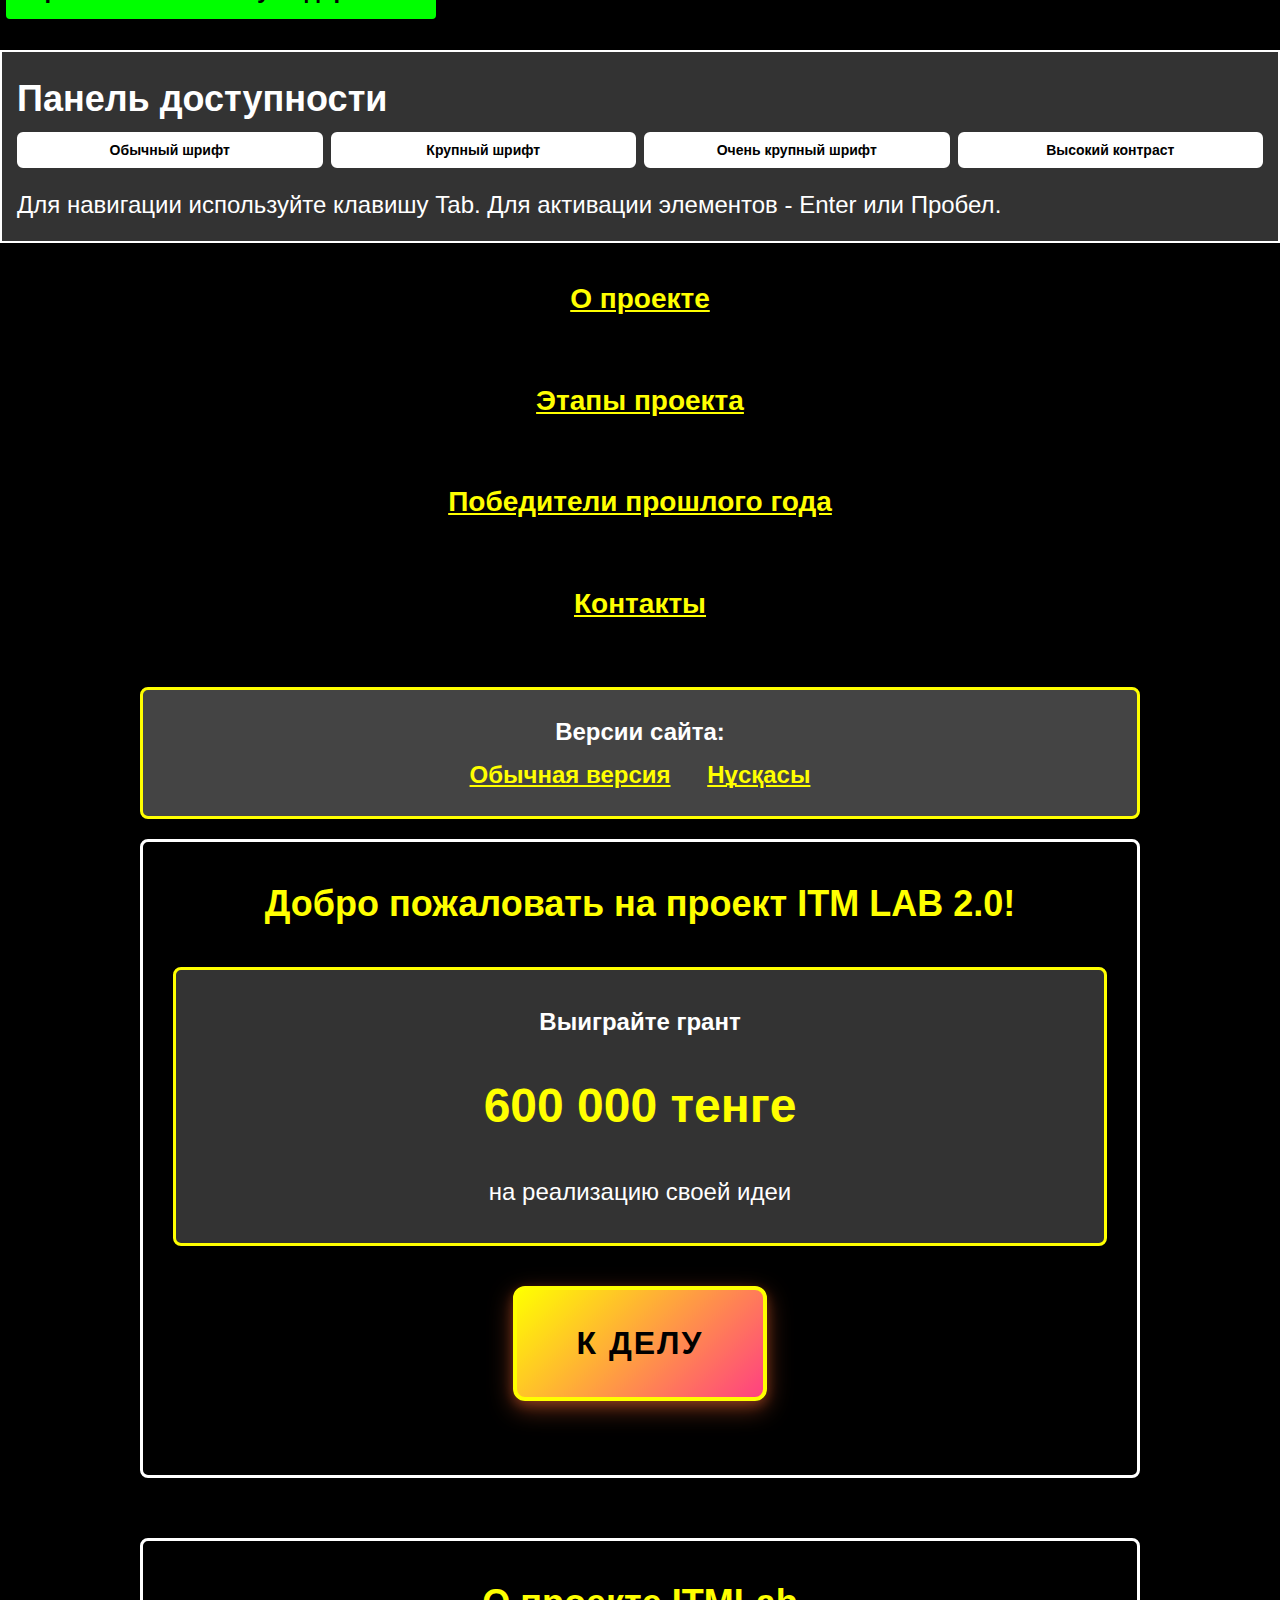
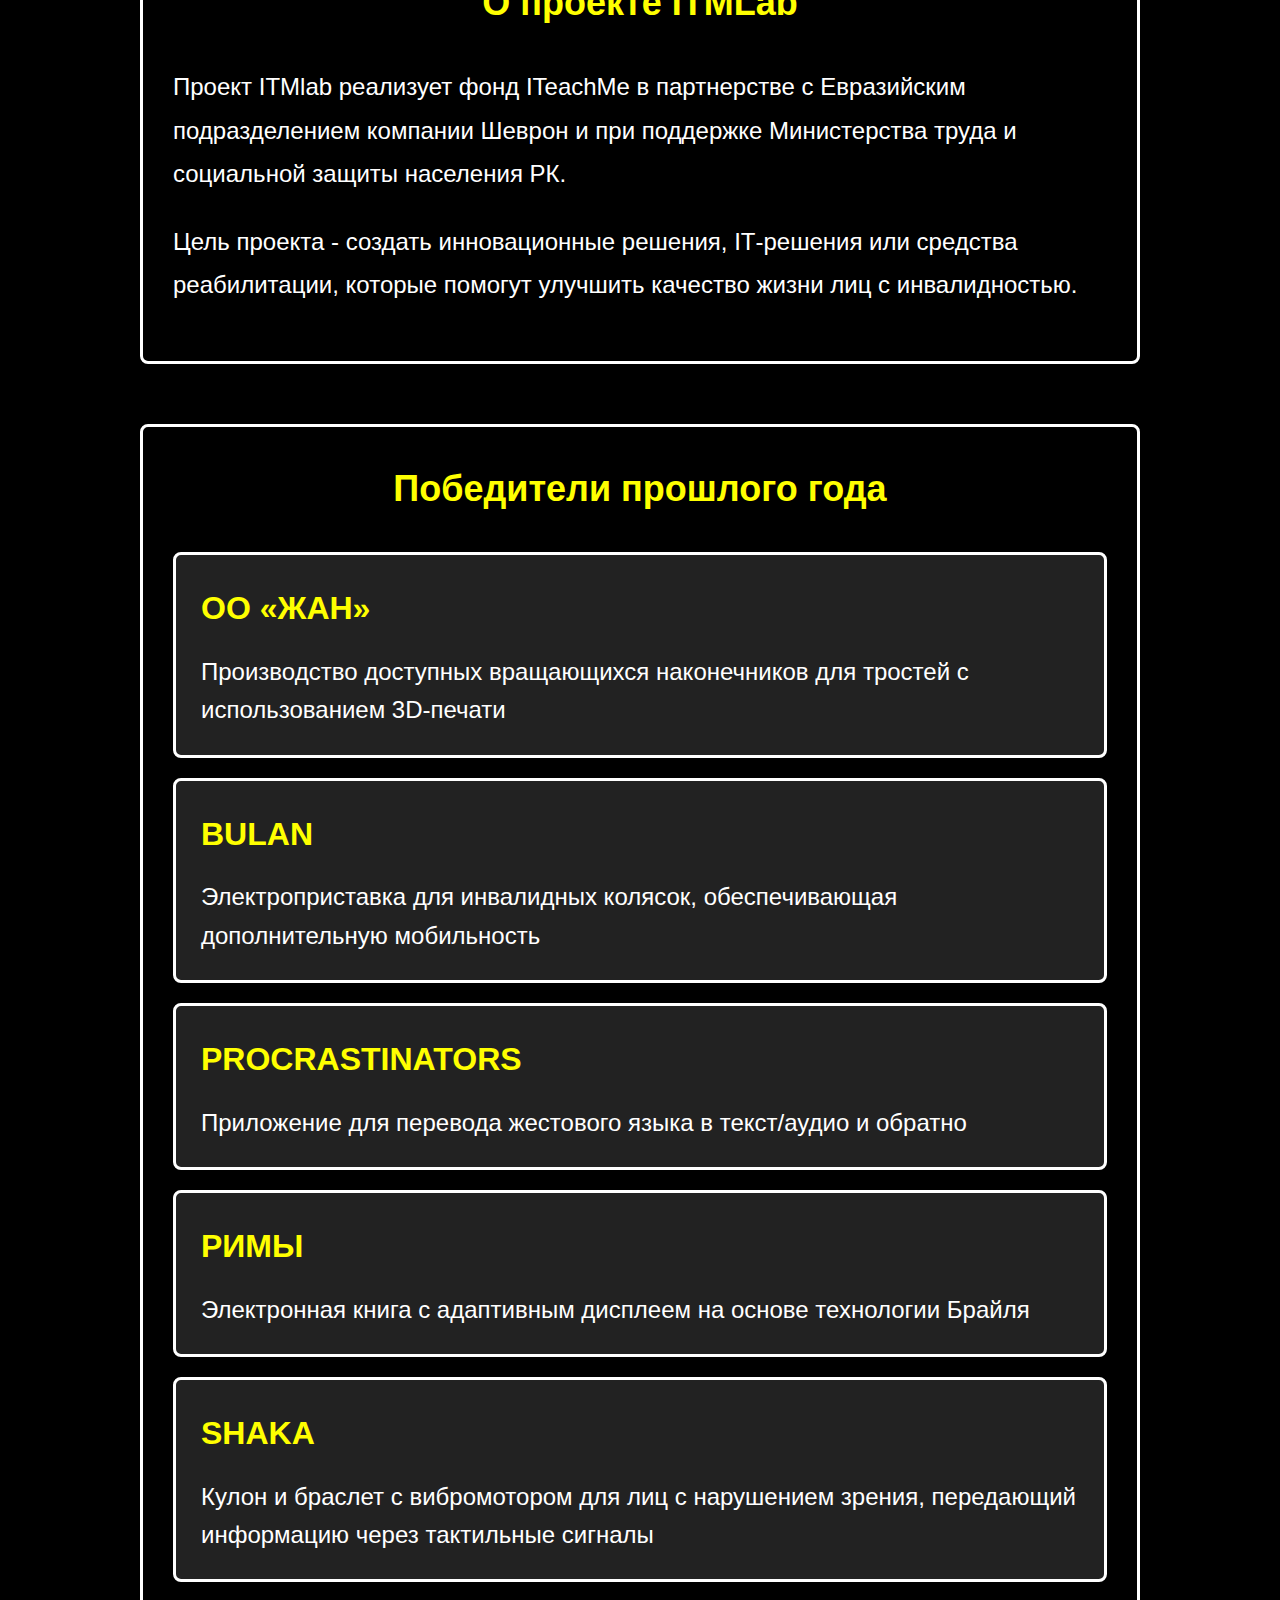
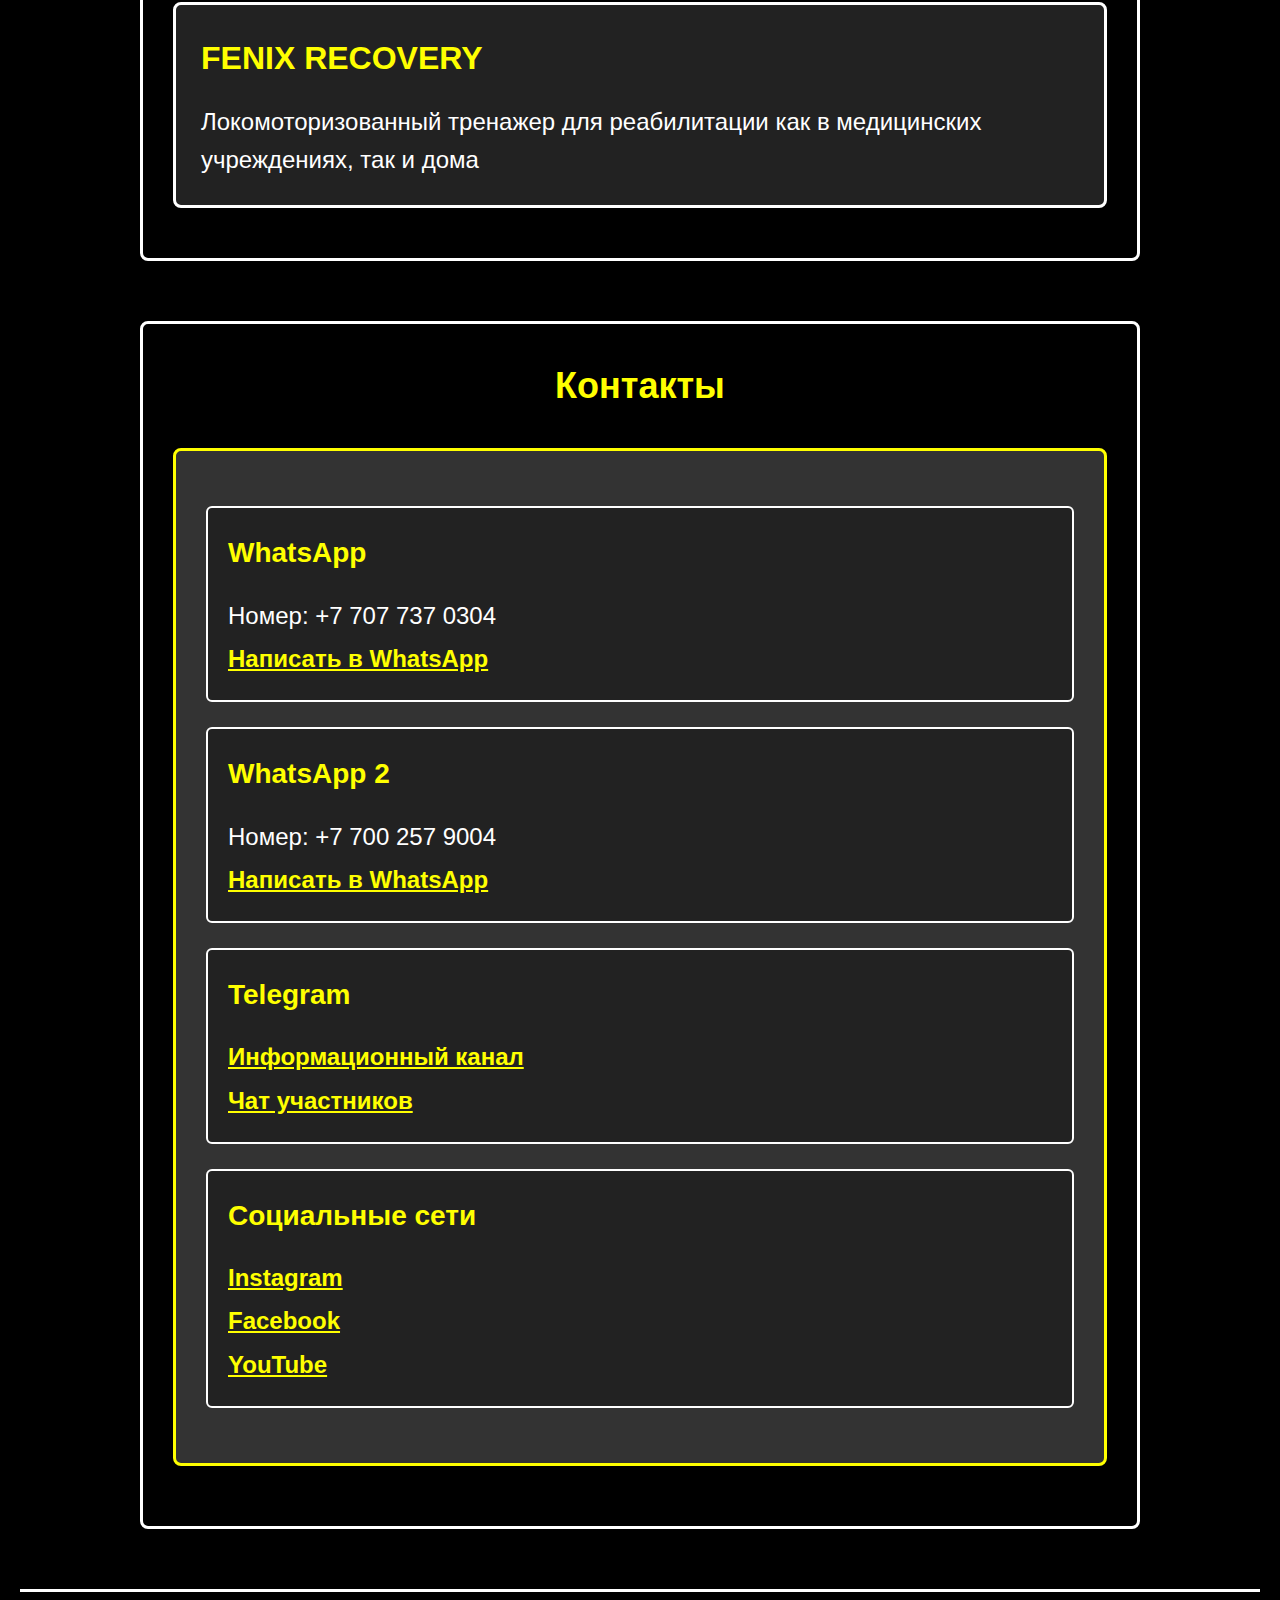
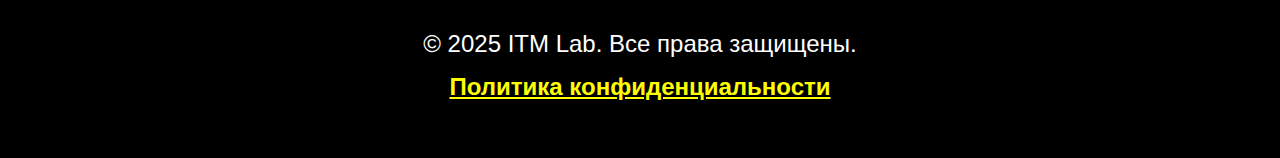
<file: accessible-index.html>
<!DOCTYPE html>
<html lang="ru">
<head>
    <meta charset="UTF-8">
    <meta name="viewport" content="width=device-width, initial-scale=1.0">
    <title>ITM LAB - Онлайн-хакатон (Версия для слабовидящих)</title>
    <style>
        /* Высококонтрастные цвета и крупные шрифты */
        :root {
            --bg-color: #000000;
            --text-color: #FFFFFF;
            --link-color: #FFFF00;
            --link-hover: #FFD700;
            --button-bg: #FFFFFF;
            --button-text: #000000;
            --border-color: #FFFFFF;
            --focus-color: #00FF00;
        }

        * {
            margin: 0;
            padding: 0;
            box-sizing: border-box;
        }

        body {
            font-family: Arial, sans-serif;
            font-size: 24px;
            line-height: 1.8;
            background-color: var(--bg-color);
            color: var(--text-color);
            padding: 20px;
            padding-top: 120px;
        }

        .skip-link {
            position: absolute;
            top: -40px;
            left: 6px;
            background: var(--focus-color);
            color: var(--bg-color);
            padding: 8px;
            text-decoration: none;
            font-weight: bold;
            border-radius: 4px;
            z-index: 1000;
        }

        .skip-link:focus {
            top: 6px;
        }

        .accessibility-panel {
            position: fixed;
            top: 50px;
            left: 0;
            right: 0;
            background: #333333;
            border: 2px solid var(--border-color);
            padding: 15px;
            border-radius: 0;
            max-width: 100%;
            z-index: 1000;
        }

        .accessibility-controls {
            display: grid;
            grid-template-columns: repeat(auto-fit, minmax(120px, 1fr));
            gap: 8px;
            margin-bottom: 15px;
        }

        .control-btn {
            background: var(--button-bg);
            color: var(--button-text);
            border: 2px solid var(--border-color);
            padding: 8px 12px;
            font-size: 14px;
            font-weight: bold;
            cursor: pointer;
            border-radius: 6px;
            transition: all 0.3s ease;
            white-space: nowrap;
            text-align: center;
            min-width: 0;
        }

        .control-btn:hover,
        .control-btn:focus {
            background: var(--focus-color);
            color: var(--bg-color);
            outline: 3px solid var(--link-color);
            outline-offset: 2px;
        }

        .header {
            margin-bottom: 40px;
            text-align: center;
        }

        .logo {
            font-size: 48px;
            font-weight: bold;
            margin-bottom: 20px;
            text-decoration: none;
            color: var(--text-color);
            display: inline-block;
        }

        .logo:focus {
            outline: 3px solid var(--focus-color);
            outline-offset: 3px;
        }

        .nav {
            margin: 30px 0;
        }

        .nav-list {
            list-style: none;
            display: flex;
            flex-direction: column;
            gap: 15px;
            align-items: center;
        }

        .nav-link {
            color: var(--link-color);
            text-decoration: underline;
            font-size: 28px;
            font-weight: bold;
            padding: 15px 25px;
            border: 3px solid transparent;
            border-radius: 6px;
            display: inline-block;
            min-width: 200px;
            text-align: center;
        }

        .nav-link:hover,
        .nav-link:focus {
            color: var(--link-hover);
            background: #333333;
            border-color: var(--focus-color);
            outline: none;
        }

        .main-content {
            max-width: 1000px;
            margin: 0 auto;
        }

        .section {
            margin-bottom: 60px;
            padding: 30px;
            border: 3px solid var(--border-color);
            border-radius: 8px;
        }

        .section-title {
            font-size: 36px;
            font-weight: bold;
            margin-bottom: 30px;
            text-align: center;
            color: var(--link-color);
        }

        .text-block {
            margin-bottom: 25px;
        }

        .highlight-box {
            background: #333333;
            border: 3px solid var(--link-color);
            padding: 30px;
            margin: 30px 0;
            border-radius: 8px;
            text-align: center;
        }

        .grant-amount {
            font-size: 48px;
            font-weight: bold;
            color: var(--link-color);
            margin: 20px 0;
        }

        .cases-list {
            list-style: none;
        }

        .case-item {
            background: #222222;
            border: 3px solid var(--border-color);
            padding: 25px;
            margin: 20px 0;
            border-radius: 8px;
        }

        .case-title {
            font-size: 32px;
            font-weight: bold;
            color: var(--link-color);
            margin-bottom: 15px;
        }

        .case-description {
            font-size: 24px;
            line-height: 1.6;
        }

        .contact-info {
            background: #333333;
            border: 3px solid var(--link-color);
            padding: 30px;
            margin: 30px 0;
            border-radius: 8px;
        }

        .contact-method {
            margin: 25px 0;
            padding: 20px;
            background: #222222;
            border: 2px solid var(--border-color);
            border-radius: 6px;
        }

        .contact-title {
            font-size: 28px;
            font-weight: bold;
            color: var(--link-color);
            margin-bottom: 15px;
        }

        .contact-link {
            color: var(--link-color);
            text-decoration: underline;
            font-size: 24px;
            font-weight: bold;
        }

        .contact-link:hover,
        .contact-link:focus {
            color: var(--link-hover);
            background: #444444;
            padding: 5px;
            border-radius: 4px;
        }

        .footer {
            margin-top: 60px;
            padding: 30px;
            border-top: 3px solid var(--border-color);
            text-align: center;
        }

        .version-switch {
            background: #444444;
            border: 3px solid var(--link-color);
            padding: 20px;
            margin: 20px 0;
            border-radius: 8px;
            text-align: center;
        }

        .version-link {
            color: var(--link-color);
            text-decoration: underline;
            font-size: 24px;
            font-weight: bold;
            margin: 0 15px;
        }

        .version-link:hover,
        .version-link:focus {
            color: var(--link-hover);
        }

        /* Фокус для всех интерактивных элементов */
        a:focus,
        button:focus {
            outline: 3px solid var(--focus-color);
            outline-offset: 2px;
        }

        /* Увеличение шрифта */
        .font-size-normal { font-size: 24px; }
        .font-size-large { font-size: 28px; }
        .font-size-xlarge { font-size: 32px; }

        /* Адаптивность */
        @media (max-width: 768px) {
            body { font-size: 22px; padding: 15px; padding-top: 100px; }
            .logo { font-size: 40px; }
            .section-title { font-size: 32px; }
            .nav-link { font-size: 24px; min-width: auto; }
            .accessibility-panel { padding: 10px; top: 40px; }
            .accessibility-controls { grid-template-columns: repeat(2, 1fr); gap: 6px; }
            .control-btn { padding: 6px 8px; font-size: 12px; }
        }
        
        @media (max-width: 480px) {
            .accessibility-controls { grid-template-columns: repeat(2, 1fr); gap: 5px; }
            .control-btn { font-size: 11px; padding: 5px 6px; }
        }
        
        @media (max-width: 360px) {
            .accessibility-controls { grid-template-columns: 1fr; }
            .control-btn { font-size: 14px; padding: 8px; }
        }

        /* Доступная CTA кнопка с анимациями */
        .accessible-cta-container {
            text-align: center;
            margin: 40px 0 30px 0;
            position: relative;
        }

        .accessible-action-button {
            display: inline-block;
            position: relative;
            padding: 25px 60px;
            font-size: 32px;
            font-weight: bold;
            text-decoration: none;
            color: var(--bg-color);
            background: linear-gradient(135deg, var(--link-color) 0%, #ff4081 50%, var(--link-color) 100%);
            background-size: 200% 200%;
            border-radius: 12px;
            border: 4px solid var(--link-color);
            box-shadow: 
                0 8px 25px rgba(255, 107, 53, 0.4),
                0 4px 12px rgba(255, 107, 53, 0.3);
            transition: all 0.4s ease;
            text-transform: uppercase;
            letter-spacing: 2px;
            cursor: pointer;
            overflow: hidden;
            animation: accessibleGradient 4s ease-in-out infinite;
            min-width: 250px;
        }

        .accessible-action-button::before {
            content: '';
            position: absolute;
            top: 0;
            left: -100%;
            width: 100%;
            height: 100%;
            background: linear-gradient(90deg, transparent, rgba(255, 255, 255, 0.5), transparent);
            transition: all 0.6s;
        }

        .accessible-action-button:hover {
            background: var(--bg-color);
            color: var(--link-color);
            transform: translateY(-4px) scale(1.05);
            box-shadow: 
                0 12px 35px rgba(255, 107, 53, 0.5),
                0 6px 18px rgba(255, 107, 53, 0.4);
            animation-duration: 2s;
        }

        .accessible-action-button:hover::before {
            left: 100%;
        }

        .accessible-action-button:focus {
            outline: 4px solid var(--link-color);
            outline-offset: 4px;
            background: var(--bg-color);
            color: var(--link-color);
        }

        .accessible-action-button:active {
            transform: translateY(-2px) scale(1.02);
            transition: all 0.1s ease;
        }

        @keyframes accessibleGradient {
            0%, 100% { 
                background-position: 0% 50%; 
            }
            50% { 
                background-position: 100% 50%; 
            }
        }

        /* Мобильная адаптация для доступности */
        @media (max-width: 768px) {
            .accessible-action-button {
                padding: 22px 50px;
                font-size: 28px;
                letter-spacing: 1.5px;
                min-width: 220px;
            }
            
            .accessible-cta-container {
                margin: 35px 0 25px 0;
            }
        }

        @media (max-width: 480px) {
            .accessible-cta-container {
                margin: 30px 20px 20px 20px;
            }
            
            .accessible-action-button {
                padding: 20px 40px;
                font-size: 24px;
                letter-spacing: 1px;
                width: calc(100% - 40px);
                max-width: 320px;
                min-width: auto;
            }
        }

        @media (max-width: 320px) {
            .accessible-action-button {
                padding: 18px 35px;
                font-size: 22px;
                letter-spacing: 0.8px;
            }
        }
    </style>
</head>
<body class="font-size-normal">
    <a href="#main-content" class="skip-link">Перейти к основному содержанию</a>

    <div class="accessibility-panel">
        <h2>Панель доступности</h2>
        <div class="accessibility-controls">
            <button class="control-btn" onclick="changeFontSize('normal')" aria-label="Обычный размер шрифта">Обычный шрифт</button>
            <button class="control-btn" onclick="changeFontSize('large')" aria-label="Крупный размер шрифта">Крупный шрифт</button>
            <button class="control-btn" onclick="changeFontSize('xlarge')" aria-label="Очень крупный размер шрифта">Очень крупный шрифт</button>
            <button class="control-btn" onclick="toggleHighContrast()" aria-label="Переключить высокий контраст">Высокий контраст</button>
        </div>
        <p>Для навигации используйте клавишу Tab. Для активации элементов - Enter или Пробел.</p>
    </div>

    <header class="header">
        <a href="#" class="logo" aria-label="ITM LAB - главная страница">ITM LAB</a>
        <nav class="nav" role="navigation" aria-label="Основная навигация">
            <ul class="nav-list">
                <li><a href="#about" class="nav-link">О проекте</a></li>
                <li><a href="accessible-winners.html" class="nav-link">Этапы проекта</a></li>
                <li><a href="#cases" class="nav-link">Победители прошлого года</a></li>
                <li><a href="#contact" class="nav-link">Контакты</a></li>
            </ul>
        </nav>
    </header>

    <main id="main-content" class="main-content" role="main">
        <div class="version-switch">
            <p><strong>Версии сайта:</strong></p>
            <a href="index.html" class="version-link">Обычная версия</a>
            <a href="accessible-index.kz.html" class="version-link">Нұсқасы</a>
        </div>

        <section class="section">
            <h1 class="section-title">Добро пожаловать на проект ITM LAB 2.0!</h1>
            
            <div class="highlight-box">
                <p><strong>Выиграйте грант</strong></p>
                <div class="grant-amount">600 000 тенге</div>
                <p>на реализацию своей идеи</p>
            </div>
            <div class="accessible-cta-container">
                <a href="winners.html#project-steps" class="accessible-action-button">К делу</a>
            </div>
        </section>

        <section id="about" class="section">
            <h2 class="section-title">О проекте ITMLab</h2>
            <div class="text-block">
                <p>Проект ITMlab реализует фонд ITeachMe в партнерстве с Евразийским подразделением компании Шеврон и при поддержке Министерства труда и социальной защиты населения РК.</p>
            </div>
            <div class="text-block">
                <p>Цель проекта - создать инновационные решения, IT‑решения или средства реабилитации, которые помогут улучшить качество жизни лиц с инвалидностью.</p>
            </div>
        </section>

        <section id="cases" class="section">
            <h2 class="section-title">Победители прошлого года</h2>
            <ul class="cases-list">
                <li class="case-item">
                    <h3 class="case-title">ОО «ЖАН»</h3>
                    <p class="case-description">Производство доступных вращающихся наконечников для тростей с использованием 3D-печати</p>
                </li>
                <li class="case-item">
                    <h3 class="case-title">BULAN</h3>
                    <p class="case-description">Электроприставка для инвалидных колясок, обеспечивающая дополнительную мобильность</p>
                </li>
                <li class="case-item">
                    <h3 class="case-title">PROCRASTINATORS</h3>
                    <p class="case-description">Приложение для перевода жестового языка в текст/аудио и обратно</p>
                </li>
                <li class="case-item">
                    <h3 class="case-title">РИМЫ</h3>
                    <p class="case-description">Электронная книга с адаптивным дисплеем на основе технологии Брайля</p>
                </li>
                <li class="case-item">
                    <h3 class="case-title">SHAKA</h3>
                    <p class="case-description">Кулон и браслет с вибромотором для лиц с нарушением зрения, передающий информацию через тактильные сигналы</p>
                </li>
                <li class="case-item">
                    <h3 class="case-title">FENIX RECOVERY</h3>
                    <p class="case-description">Локомоторизованный тренажер для реабилитации как в медицинских учреждениях, так и дома</p>
                </li>
            </ul>
        </section>

        <section id="contact" class="section">
            <h2 class="section-title">Контакты</h2>
            <div class="contact-info">
                <div class="contact-method">
                    <h3 class="contact-title">WhatsApp</h3>
                    <p>Номер: +7 707 737 0304</p>
                    <a href="https://wa.me/77077370304?text=Здравствуйте! Хочу узнать подробнее о хакатоне ITM Lab" class="contact-link" target="_blank" rel="noopener">Написать в WhatsApp</a>
                </div>
                
                <div class="contact-method">
                    <h3 class="contact-title">WhatsApp 2</h3>
                    <p>Номер: +7 700 257 9004</p>
                    <a href="https://wa.me/77002579004?text=Здравствуйте! Хочу узнать подробнее о хакатоне ITM Lab" class="contact-link" target="_blank" rel="noopener">Написать в WhatsApp</a>
                </div>
                
                <div class="contact-method">
                    <h3 class="contact-title">Telegram</h3>
                    <p><a href="https://t.me/itmlab_hackathon25" class="contact-link" target="_blank" rel="noopener">Информационный канал</a></p>
                    <p><a href="https://t.me/+HIAci0ZU9NwyNTg6" class="contact-link" target="_blank" rel="noopener">Чат участников</a></p>
                </div>
                
                <div class="contact-method">
                    <h3 class="contact-title">Социальные сети</h3>
                    <p><a href="https://www.instagram.com/iteachme.kz/" class="contact-link" target="_blank" rel="noopener">Instagram</a></p>
                    <p><a href="https://www.facebook.com/Iteachme.kz/?locale=ru_RU" class="contact-link" target="_blank" rel="noopener">Facebook</a></p>
                    <p><a href="https://www.youtube.com/@iteachme9815" class="contact-link" target="_blank" rel="noopener">YouTube</a></p>
                </div>
            </div>
        </section>
    </main>

    <footer class="footer">
        <p>© 2025 ITM Lab. Все права защищены.</p>
        <p><a href="https://cdn.jsdelivr.net/gh/iteachme/itmlab2.0/assets/pdf/Политика конфиденциальности участников хакатона ITMLab.pdf" class="contact-link" target="_blank" rel="noopener">Политика конфиденциальности</a></p>
    </footer>

    <script>
        function changeFontSize(size) {
            const body = document.body;
            body.className = body.className.replace(/font-size-\w+/, '');
            body.classList.add('font-size-' + size);
            
            // Объявляем о изменении для экранных читалок
            announceChange('Размер шрифта изменен на ' + 
                (size === 'normal' ? 'обычный' : 
                 size === 'large' ? 'крупный' : 'очень крупный'));
        }

        function toggleHighContrast() {
            const body = document.body;
            const isHighContrast = body.style.filter === 'invert(1)';
            
            if (isHighContrast) {
                body.style.filter = '';
                announceChange('Обычный контраст включен');
            } else {
                body.style.filter = 'invert(1)';
                announceChange('Высокий контраст включен');
            }
        }

        function announceChange(message) {
            const announcement = document.createElement('div');
            announcement.setAttribute('aria-live', 'polite');
            announcement.setAttribute('aria-atomic', 'true');
            announcement.style.position = 'absolute';
            announcement.style.left = '-9999px';
            announcement.textContent = message;
            document.body.appendChild(announcement);
            
            setTimeout(() => {
                document.body.removeChild(announcement);
            }, 1000);
        }

        // Обработка клавиатурной навигации
        document.addEventListener('keydown', function(e) {
            // ESC для возврата к началу страницы
            if (e.key === 'Escape') {
                document.querySelector('.skip-link').focus();
                e.preventDefault();
            }
        });

        // Объявляем о загрузке страницы
        window.addEventListener('load', function() {
            announceChange('Страница ITM Lab для слабовидящих загружена. Используйте Tab для навигации.');
        });
    </script>
</body>
</html>
</file>
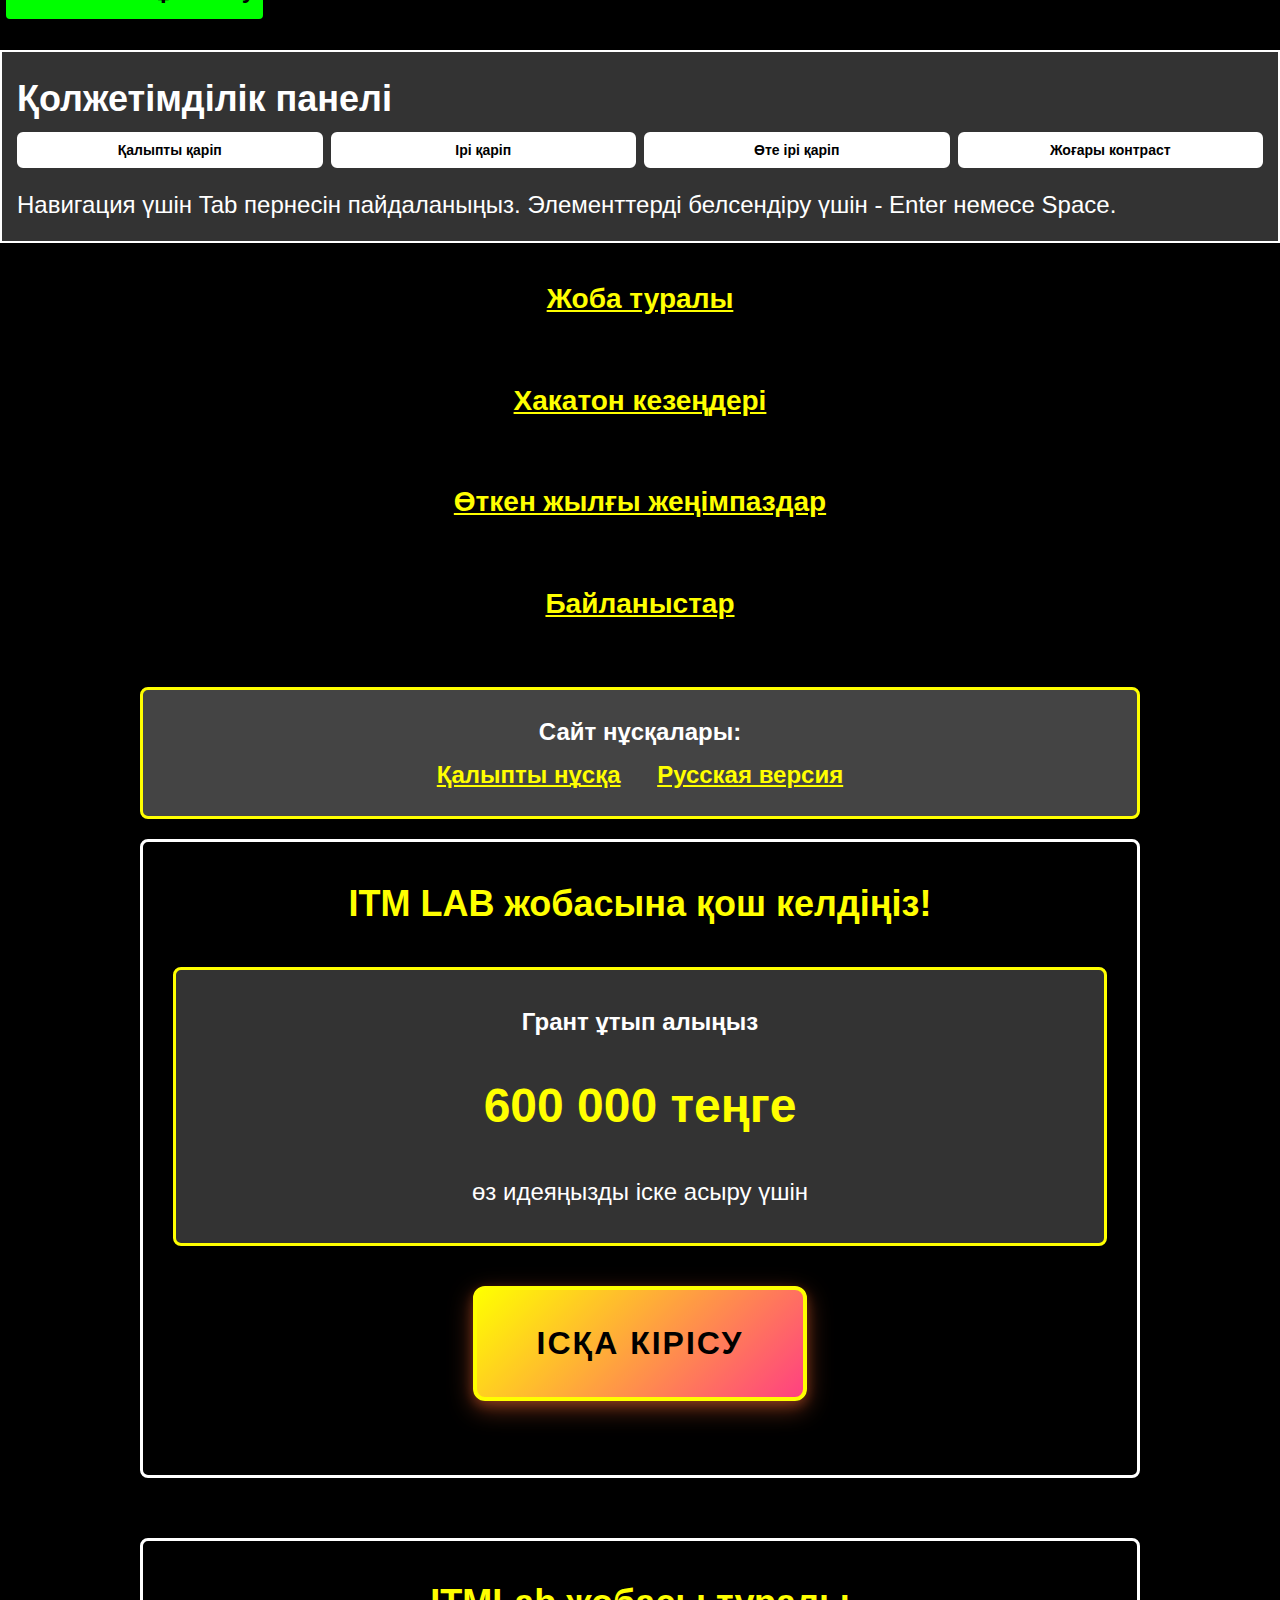
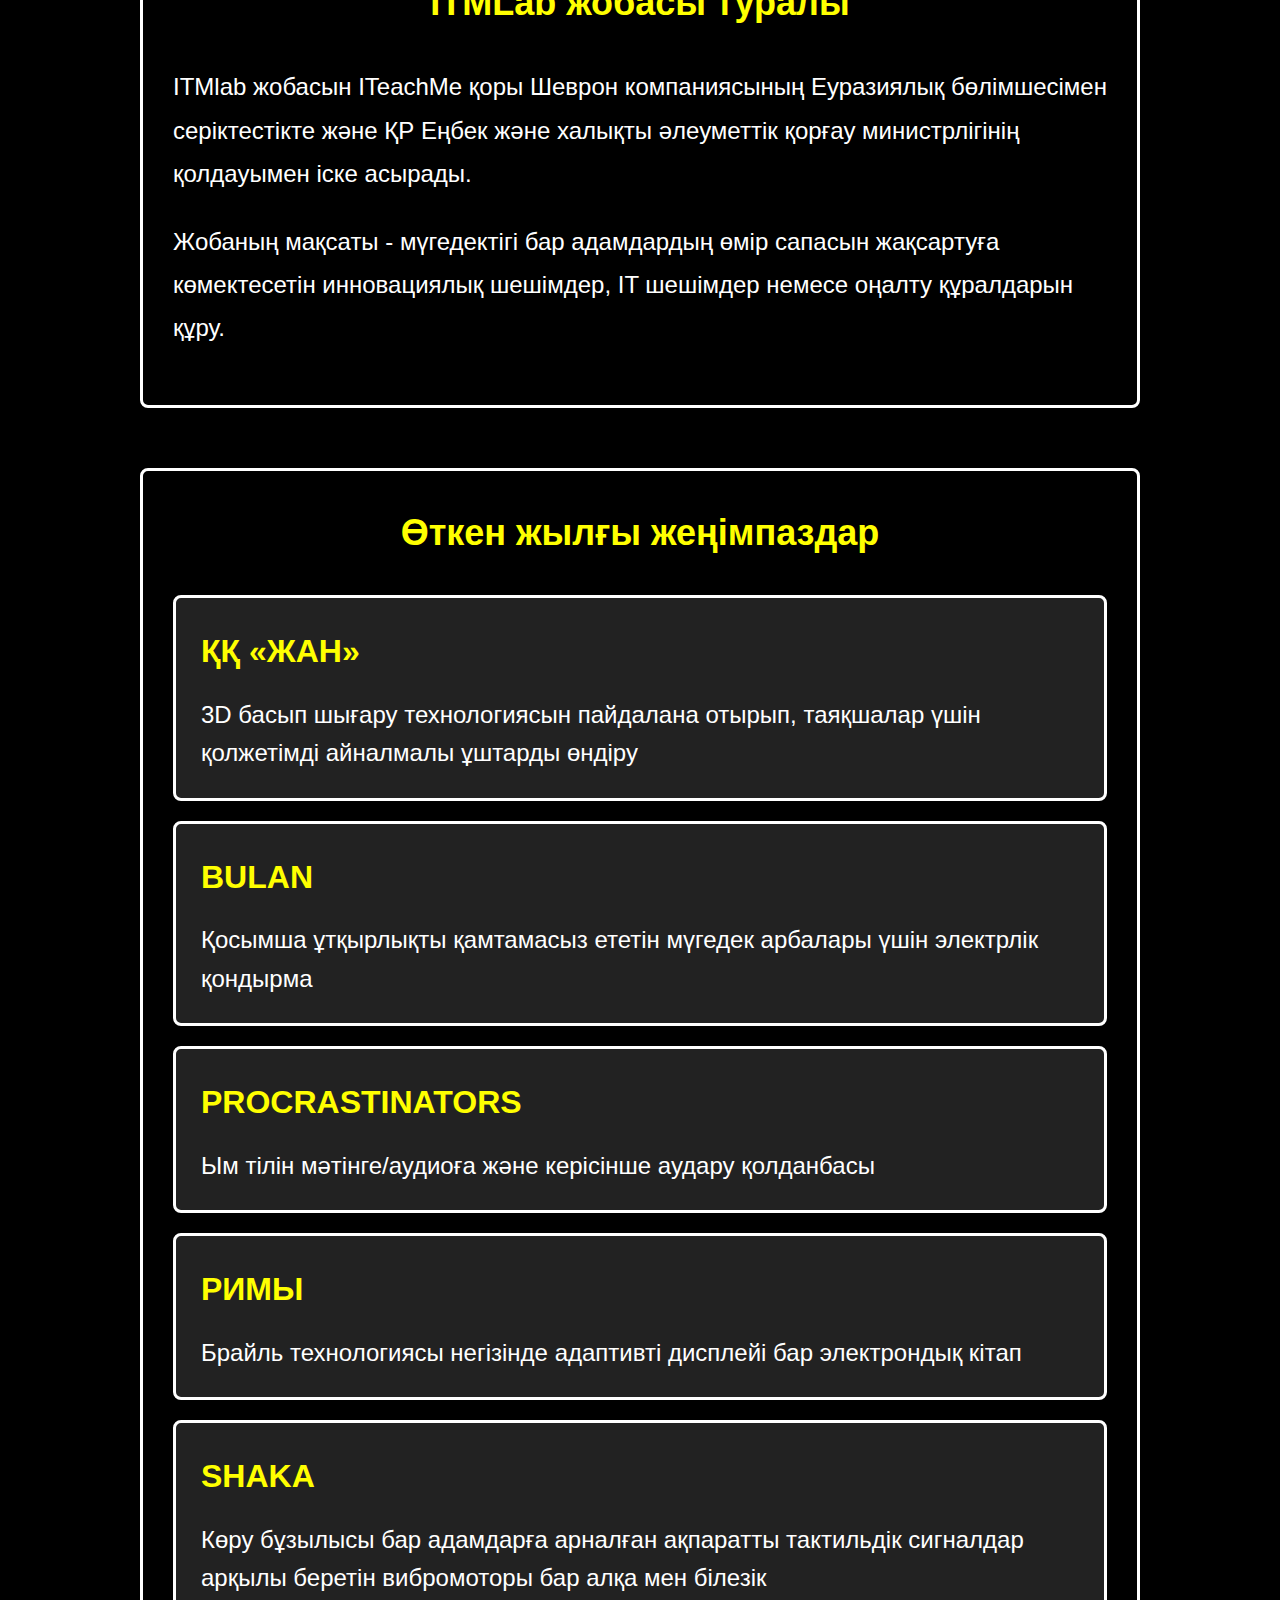
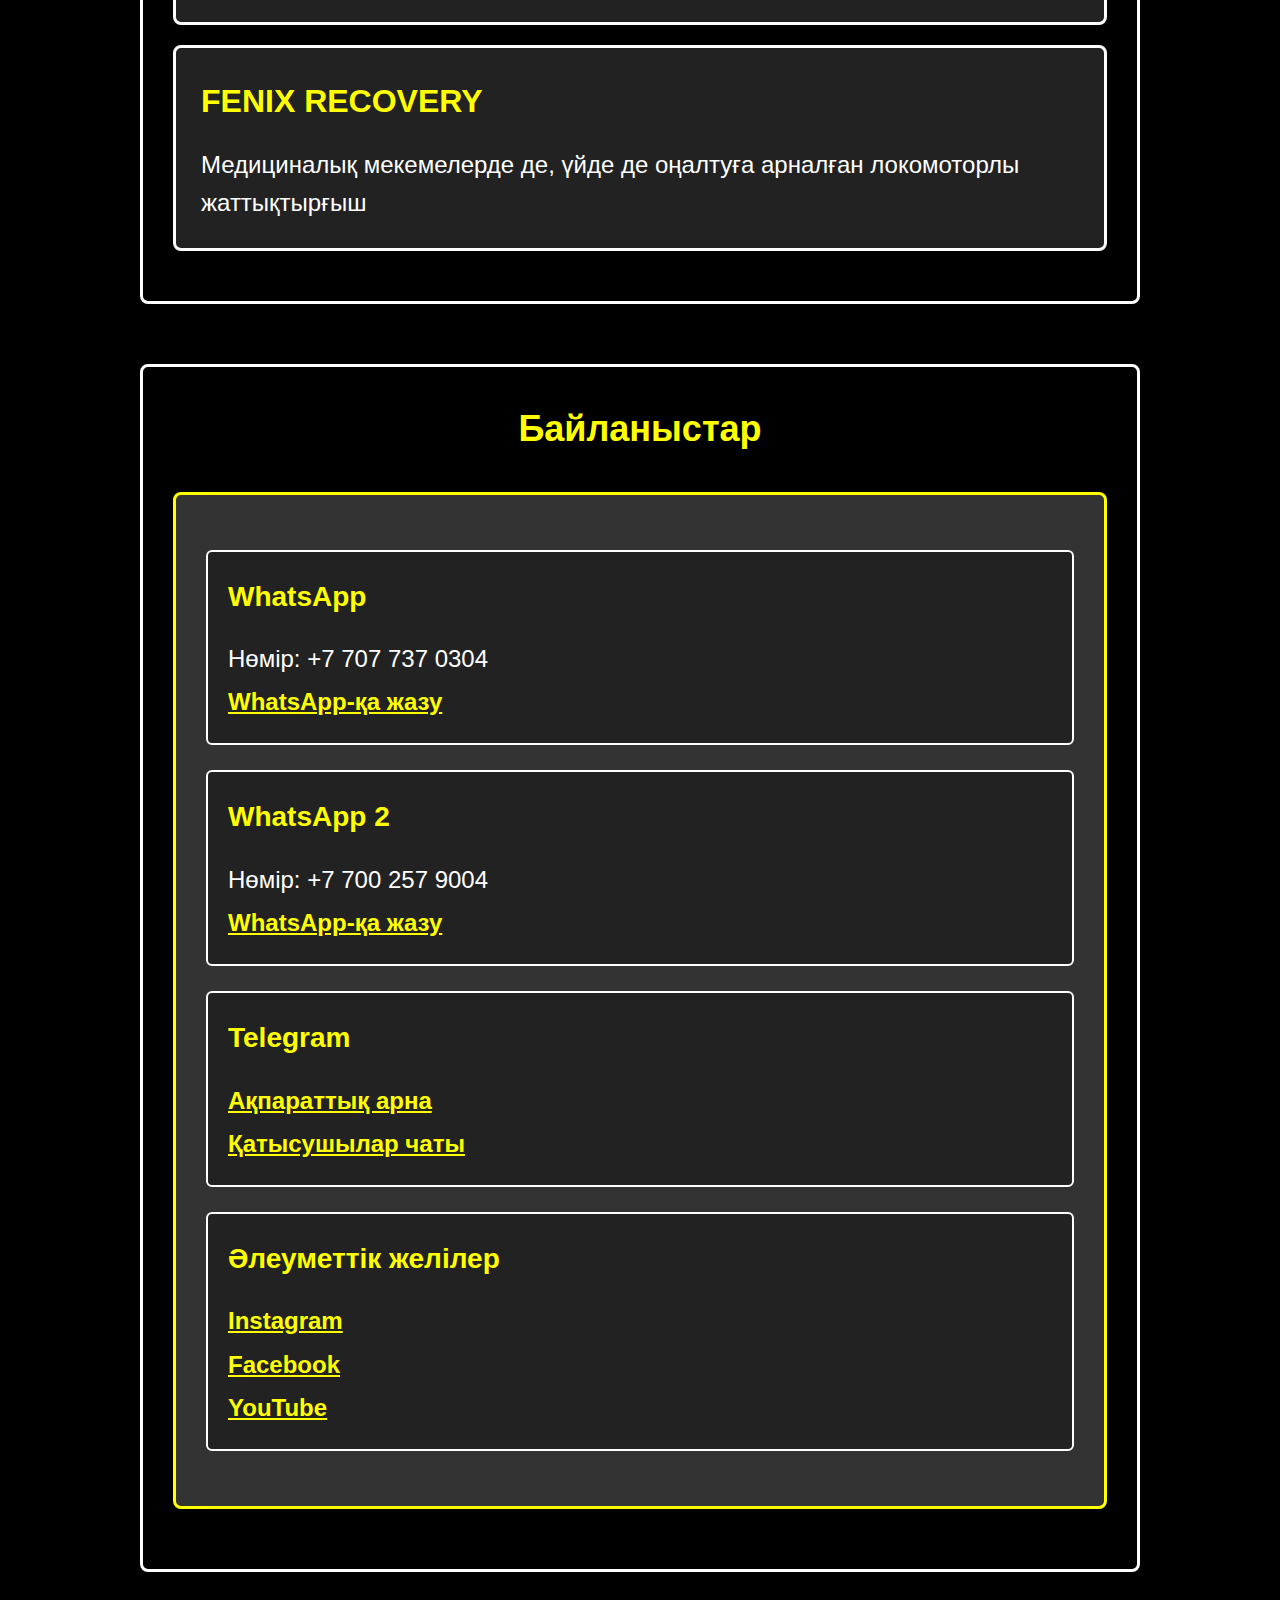
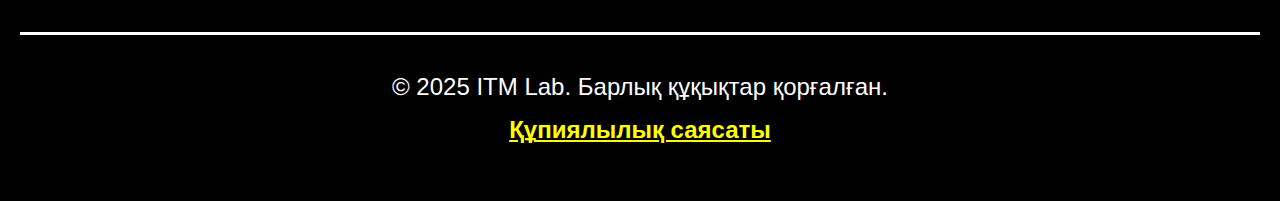
<file: accessible-index.kz.html>
<!DOCTYPE html>
<html lang="kk">
<head>
    <meta charset="UTF-8">
    <meta name="viewport" content="width=device-width, initial-scale=1.0">
    <title>ITM LAB - Жоба (Нашар көретіндер үшін нұсқа)</title>
    <style>
        /* Жоғары контрастты түстер және ірі қаріптер */
        :root {
            --bg-color: #000000;
            --text-color: #FFFFFF;
            --link-color: #FFFF00;
            --link-hover: #FFD700;
            --button-bg: #FFFFFF;
            --button-text: #000000;
            --border-color: #FFFFFF;
            --focus-color: #00FF00;
        }

        * {
            margin: 0;
            padding: 0;
            box-sizing: border-box;
        }

        body {
            font-family: Arial, sans-serif;
            font-size: 24px;
            line-height: 1.8;
            background-color: var(--bg-color);
            color: var(--text-color);
            padding: 20px;
            padding-top: 120px;
        }

        .skip-link {
            position: absolute;
            top: -40px;
            left: 6px;
            background: var(--focus-color);
            color: var(--bg-color);
            padding: 8px;
            text-decoration: none;
            font-weight: bold;
            border-radius: 4px;
            z-index: 1000;
        }

        .skip-link:focus {
            top: 6px;
        }

        .accessibility-panel {
            position: fixed;
            top: 50px;
            left: 0;
            right: 0;
            background: #333333;
            border: 2px solid var(--border-color);
            padding: 15px;
            border-radius: 0;
            max-width: 100%;
            z-index: 1000;
        }

        .accessibility-controls {
            display: grid;
            grid-template-columns: repeat(auto-fit, minmax(120px, 1fr));
            gap: 8px;
            margin-bottom: 15px;
        }

        .control-btn {
            background: var(--button-bg);
            color: var(--button-text);
            border: 2px solid var(--border-color);
            padding: 8px 12px;
            font-size: 14px;
            font-weight: bold;
            cursor: pointer;
            border-radius: 6px;
            transition: all 0.3s ease;
            white-space: nowrap;
            text-align: center;
            min-width: 0;
        }

        .control-btn:hover,
        .control-btn:focus {
            background: var(--focus-color);
            color: var(--bg-color);
            outline: 3px solid var(--link-color);
            outline-offset: 2px;
        }

        .header {
            margin-bottom: 40px;
            text-align: center;
        }

        .logo {
            font-size: 48px;
            font-weight: bold;
            margin-bottom: 20px;
            text-decoration: none;
            color: var(--text-color);
            display: inline-block;
        }

        .logo:focus {
            outline: 3px solid var(--focus-color);
            outline-offset: 3px;
        }

        .nav {
            margin: 30px 0;
        }

        .nav-list {
            list-style: none;
            display: flex;
            flex-direction: column;
            gap: 15px;
            align-items: center;
        }

        .nav-link {
            color: var(--link-color);
            text-decoration: underline;
            font-size: 28px;
            font-weight: bold;
            padding: 15px 25px;
            border: 3px solid transparent;
            border-radius: 6px;
            display: inline-block;
            min-width: 200px;
            text-align: center;
        }

        .nav-link:hover,
        .nav-link:focus {
            color: var(--link-hover);
            background: #333333;
            border-color: var(--focus-color);
            outline: none;
        }

        .main-content {
            max-width: 1000px;
            margin: 0 auto;
        }

        .section {
            margin-bottom: 60px;
            padding: 30px;
            border: 3px solid var(--border-color);
            border-radius: 8px;
        }

        .section-title {
            font-size: 36px;
            font-weight: bold;
            margin-bottom: 30px;
            text-align: center;
            color: var(--link-color);
        }

        .text-block {
            margin-bottom: 25px;
        }

        .highlight-box {
            background: #333333;
            border: 3px solid var(--link-color);
            padding: 30px;
            margin: 30px 0;
            border-radius: 8px;
            text-align: center;
        }

        .grant-amount {
            font-size: 48px;
            font-weight: bold;
            color: var(--link-color);
            margin: 20px 0;
        }

        .cases-list {
            list-style: none;
        }

        .case-item {
            background: #222222;
            border: 3px solid var(--border-color);
            padding: 25px;
            margin: 20px 0;
            border-radius: 8px;
        }

        .case-title {
            font-size: 32px;
            font-weight: bold;
            color: var(--link-color);
            margin-bottom: 15px;
        }

        .case-description {
            font-size: 24px;
            line-height: 1.6;
        }

        .contact-info {
            background: #333333;
            border: 3px solid var(--link-color);
            padding: 30px;
            margin: 30px 0;
            border-radius: 8px;
        }

        .contact-method {
            margin: 25px 0;
            padding: 20px;
            background: #222222;
            border: 2px solid var(--border-color);
            border-radius: 6px;
        }

        .contact-title {
            font-size: 28px;
            font-weight: bold;
            color: var(--link-color);
            margin-bottom: 15px;
        }

        .contact-link {
            color: var(--link-color);
            text-decoration: underline;
            font-size: 24px;
            font-weight: bold;
        }

        .contact-link:hover,
        .contact-link:focus {
            color: var(--link-hover);
            background: #444444;
            padding: 5px;
            border-radius: 4px;
        }

        .footer {
            margin-top: 60px;
            padding: 30px;
            border-top: 3px solid var(--border-color);
            text-align: center;
        }

        .version-switch {
            background: #444444;
            border: 3px solid var(--link-color);
            padding: 20px;
            margin: 20px 0;
            border-radius: 8px;
            text-align: center;
        }

        .version-link {
            color: var(--link-color);
            text-decoration: underline;
            font-size: 24px;
            font-weight: bold;
            margin: 0 15px;
        }

        .version-link:hover,
        .version-link:focus {
            color: var(--link-hover);
        }

        /* Барлық интерактивті элементтер үшін фокус */
        a:focus,
        button:focus {
            outline: 3px solid var(--focus-color);
            outline-offset: 2px;
        }

        /* Қаріп өлшемін ұлғайту */
        .font-size-normal { font-size: 24px; }
        .font-size-large { font-size: 28px; }
        .font-size-xlarge { font-size: 32px; }

        /* Адаптивтілік */
        @media (max-width: 768px) {
            body { font-size: 22px; padding: 15px; padding-top: 100px; }
            .logo { font-size: 40px; }
            .section-title { font-size: 32px; }
            .nav-link { font-size: 24px; min-width: auto; }
            .accessibility-panel { padding: 10px; top: 40px; }
            .accessibility-controls { grid-template-columns: repeat(2, 1fr); gap: 6px; }
            .control-btn { padding: 6px 8px; font-size: 12px; }
        }
        
        @media (max-width: 480px) {
            .accessibility-controls { grid-template-columns: repeat(2, 1fr); gap: 5px; }
            .control-btn { font-size: 11px; padding: 5px 6px; }
        }
        
        @media (max-width: 360px) {
            .accessibility-controls { grid-template-columns: 1fr; }
            .control-btn { font-size: 14px; padding: 8px; }
        }

        /* Доступная CTA кнопка с анимациями */
        .accessible-cta-container {
            text-align: center;
            margin: 40px 0 30px 0;
            position: relative;
        }

        .accessible-action-button {
            display: inline-block;
            position: relative;
            padding: 25px 60px;
            font-size: 32px;
            font-weight: bold;
            text-decoration: none;
            color: var(--bg-color);
            background: linear-gradient(135deg, var(--link-color) 0%, #ff4081 50%, var(--link-color) 100%);
            background-size: 200% 200%;
            border-radius: 12px;
            border: 4px solid var(--link-color);
            box-shadow: 
                0 8px 25px rgba(255, 107, 53, 0.4),
                0 4px 12px rgba(255, 107, 53, 0.3);
            transition: all 0.4s ease;
            text-transform: uppercase;
            letter-spacing: 2px;
            cursor: pointer;
            overflow: hidden;
            animation: accessibleGradient 4s ease-in-out infinite;
            min-width: 250px;
        }

        .accessible-action-button::before {
            content: '';
            position: absolute;
            top: 0;
            left: -100%;
            width: 100%;
            height: 100%;
            background: linear-gradient(90deg, transparent, rgba(255, 255, 255, 0.5), transparent);
            transition: all 0.6s;
        }

        .accessible-action-button:hover {
            background: var(--bg-color);
            color: var(--link-color);
            transform: translateY(-4px) scale(1.05);
            box-shadow: 
                0 12px 35px rgba(255, 107, 53, 0.5),
                0 6px 18px rgba(255, 107, 53, 0.4);
            animation-duration: 2s;
        }

        .accessible-action-button:hover::before {
            left: 100%;
        }

        .accessible-action-button:focus {
            outline: 4px solid var(--link-color);
            outline-offset: 4px;
            background: var(--bg-color);
            color: var(--link-color);
        }

        .accessible-action-button:active {
            transform: translateY(-2px) scale(1.02);
            transition: all 0.1s ease;
        }

        @keyframes accessibleGradient {
            0%, 100% { 
                background-position: 0% 50%; 
            }
            50% { 
                background-position: 100% 50%; 
            }
        }

        /* Мобильная адаптация для доступности */
        @media (max-width: 768px) {
            .accessible-action-button {
                padding: 22px 50px;
                font-size: 28px;
                letter-spacing: 1.5px;
                min-width: 220px;
            }
            
            .accessible-cta-container {
                margin: 35px 0 25px 0;
            }
        }

        @media (max-width: 480px) {
            .accessible-cta-container {
                margin: 30px 20px 20px 20px;
            }
            
            .accessible-action-button {
                padding: 20px 40px;
                font-size: 24px;
                letter-spacing: 1px;
                width: calc(100% - 40px);
                max-width: 320px;
                min-width: auto;
            }
        }

        @media (max-width: 320px) {
            .accessible-action-button {
                padding: 18px 35px;
                font-size: 22px;
                letter-spacing: 0.8px;
            }
        }
    </style>
</head>
<body class="font-size-normal">
    <a href="#main-content" class="skip-link">Негізгі мазмұнға өту</a>

    <div class="accessibility-panel">
        <h2>Қолжетімділік панелі</h2>
        <div class="accessibility-controls">
            <button class="control-btn" onclick="changeFontSize('normal')" aria-label="Қалыпты қаріп өлшемі">Қалыпты қаріп</button>
            <button class="control-btn" onclick="changeFontSize('large')" aria-label="Ірі қаріп өлшемі">Ірі қаріп</button>
            <button class="control-btn" onclick="changeFontSize('xlarge')" aria-label="Өте ірі қаріп өлшемі">Өте ірі қаріп</button>
            <button class="control-btn" onclick="toggleHighContrast()" aria-label="Жоғары контрастты қосу/өшіру">Жоғары контраст</button>
        </div>
        <p>Навигация үшін Tab пернесін пайдаланыңыз. Элементтерді белсендіру үшін - Enter немесе Space.</p>
    </div>

    <header class="header">
        <a href="#" class="logo" aria-label="ITM LAB - басты бет">ITM LAB</a>
        <nav class="nav" role="navigation" aria-label="Негізгі навигация">
            <ul class="nav-list">
                <li><a href="#about" class="nav-link">Жоба туралы</a></li>
                <li><a href="accessible-winners.kz.html" class="nav-link">Хакатон кезеңдері</a></li>
                <li><a href="#cases" class="nav-link">Өткен жылғы жеңімпаздар</a></li>
                <li><a href="#contact" class="nav-link">Байланыстар</a></li>
            </ul>
        </nav>
    </header>

    <main id="main-content" class="main-content" role="main">
        <div class="version-switch">
            <p><strong>Сайт нұсқалары:</strong></p>
            <a href="index.kz.html" class="version-link">Қалыпты нұсқа</a>
            <a href="accessible-index.html" class="version-link">Русская версия</a>
        </div>

        <section class="section">
            <h1 class="section-title">ITM LAB жобасына қош келдіңіз!</h1>
            
            <div class="highlight-box">
                <p><strong>Грант ұтып алыңыз</strong></p>
                <div class="grant-amount">600 000 теңге</div>
                <p>өз идеяңызды іске асыру үшін</p>
            </div>
            <div class="accessible-cta-container">
                <a href="winners.kz.html#project-steps" class="accessible-action-button">Ісқа кірісу</a>
            </div>
        </section>

        <section id="about" class="section">
            <h2 class="section-title">ITMLab жобасы туралы</h2>
            <div class="text-block">
                <p>ITMlab жобасын ITeachMe қоры Шеврон компаниясының Еуразиялық бөлімшесімен серіктестікте және ҚР Еңбек және халықты әлеуметтік қорғау министрлігінің қолдауымен іске асырады.</p>
            </div>
            <div class="text-block">
                <p>Жобаның мақсаты - мүгедектігі бар адамдардың өмір сапасын жақсартуға көмектесетін инновациялық шешімдер, IT шешімдер немесе оңалту құралдарын құру.</p>
            </div>
        </section>

        <section id="cases" class="section">
            <h2 class="section-title">Өткен жылғы жеңімпаздар</h2>
            <ul class="cases-list">
                <li class="case-item">
                    <h3 class="case-title">ҚҚ «ЖАН»</h3>
                    <p class="case-description">3D басып шығару технологиясын пайдалана отырып, таяқшалар үшін қолжетімді айналмалы ұштарды өндіру</p>
                </li>
                <li class="case-item">
                    <h3 class="case-title">BULAN</h3>
                    <p class="case-description">Қосымша ұтқырлықты қамтамасыз ететін мүгедек арбалары үшін электрлік қондырма</p>
                </li>
                <li class="case-item">
                    <h3 class="case-title">PROCRASTINATORS</h3>
                    <p class="case-description">Ым тілін мәтінге/аудиоға және керісінше аудару қолданбасы</p>
                </li>
                <li class="case-item">
                    <h3 class="case-title">РИМЫ</h3>
                    <p class="case-description">Брайль технологиясы негізінде адаптивті дисплейі бар электрондық кітап</p>
                </li>
                <li class="case-item">
                    <h3 class="case-title">SHAKA</h3>
                    <p class="case-description">Көру бұзылысы бар адамдарға арналған ақпаратты тактильдік сигналдар арқылы беретін вибромоторы бар алқа мен білезік</p>
                </li>
                <li class="case-item">
                    <h3 class="case-title">FENIX RECOVERY</h3>
                    <p class="case-description">Медициналық мекемелерде де, үйде де оңалтуға арналған локомоторлы жаттықтырғыш</p>
                </li>
            </ul>
        </section>

        <section id="contact" class="section">
            <h2 class="section-title">Байланыстар</h2>
            <div class="contact-info">
                <div class="contact-method">
                    <h3 class="contact-title">WhatsApp</h3>
                    <p>Нөмір: +7 707 737 0304</p>
                    <a href="https://wa.me/77077370304?text=Сәлеметсіз бе! ITM Lab жобасы туралы толығырақ білгім келеді" class="contact-link" target="_blank" rel="noopener">WhatsApp-қа жазу</a>
                </div>
                
                <div class="contact-method">
                    <h3 class="contact-title">WhatsApp 2</h3>
                    <p>Нөмір: +7 700 257 9004</p>
                    <a href="https://wa.me/77002579004?text=Сәлеметсіз бе! ITM Lab жобасы туралы толығырақ білгім келеді" class="contact-link" target="_blank" rel="noopener">WhatsApp-қа жазу</a>
                </div>
                
                <div class="contact-method">
                    <h3 class="contact-title">Telegram</h3>
                    <p><a href="https://t.me/itmlab_hackathon25" class="contact-link" target="_blank" rel="noopener">Ақпараттық арна</a></p>
                    <p><a href="https://t.me/+HIAci0ZU9NwyNTg6" class="contact-link" target="_blank" rel="noopener">Қатысушылар чаты</a></p>
                </div>
                
                <div class="contact-method">
                    <h3 class="contact-title">Әлеуметтік желілер</h3>
                    <p><a href="https://www.instagram.com/iteachme.kz/" class="contact-link" target="_blank" rel="noopener">Instagram</a></p>
                    <p><a href="https://www.facebook.com/Iteachme.kz/?locale=ru_RU" class="contact-link" target="_blank" rel="noopener">Facebook</a></p>
                    <p><a href="https://www.youtube.com/@iteachme9815" class="contact-link" target="_blank" rel="noopener">YouTube</a></p>
                </div>
            </div>
        </section>
    </main>

    <footer class="footer">
        <p>© 2025 ITM Lab. Барлық құқықтар қорғалған.</p>
        <p><a href="https://cdn.jsdelivr.net/gh/iteachme/itmlab2.0/assets/pdf/Политика каз.pdf" class="contact-link" target="_blank" rel="noopener">Құпиялылық саясаты</a></p>
    </footer>

    <script>
        function changeFontSize(size) {
            const body = document.body;
            body.className = body.className.replace(/font-size-\w+/, '');
            body.classList.add('font-size-' + size);
            
            // Экрандық оқушылар үшін өзгеріс туралы хабарлау
            announceChange('Қаріп өлшемі өзгертілді: ' + 
                (size === 'normal' ? 'қалыпты' : 
                 size === 'large' ? 'ірі' : 'өте ірі'));
        }

        function toggleHighContrast() {
            const body = document.body;
            const isHighContrast = body.style.filter === 'invert(1)';
            
            if (isHighContrast) {
                body.style.filter = '';
                announceChange('Қалыпты контраст қосылды');
            } else {
                body.style.filter = 'invert(1)';
                announceChange('Жоғары контраст қосылды');
            }
        }

        function announceChange(message) {
            const announcement = document.createElement('div');
            announcement.setAttribute('aria-live', 'polite');
            announcement.setAttribute('aria-atomic', 'true');
            announcement.style.position = 'absolute';
            announcement.style.left = '-9999px';
            announcement.textContent = message;
            document.body.appendChild(announcement);
            
            setTimeout(() => {
                document.body.removeChild(announcement);
            }, 1000);
        }

        // Пернетақта навигациясын өңдеу
        document.addEventListener('keydown', function(e) {
            // ESC беттің басына оралу үшін
            if (e.key === 'Escape') {
                document.querySelector('.skip-link').focus();
                e.preventDefault();
            }
        });

        // Бет жүктелгені туралы хабарлау
        window.addEventListener('load', function() {
            announceChange('Нашар көретіндер үшін ITM Lab беті жүктелді. Навигация үшін Tab пернесін пайдаланыңыз.');
        });
    </script>
</body>
</html>
</file>
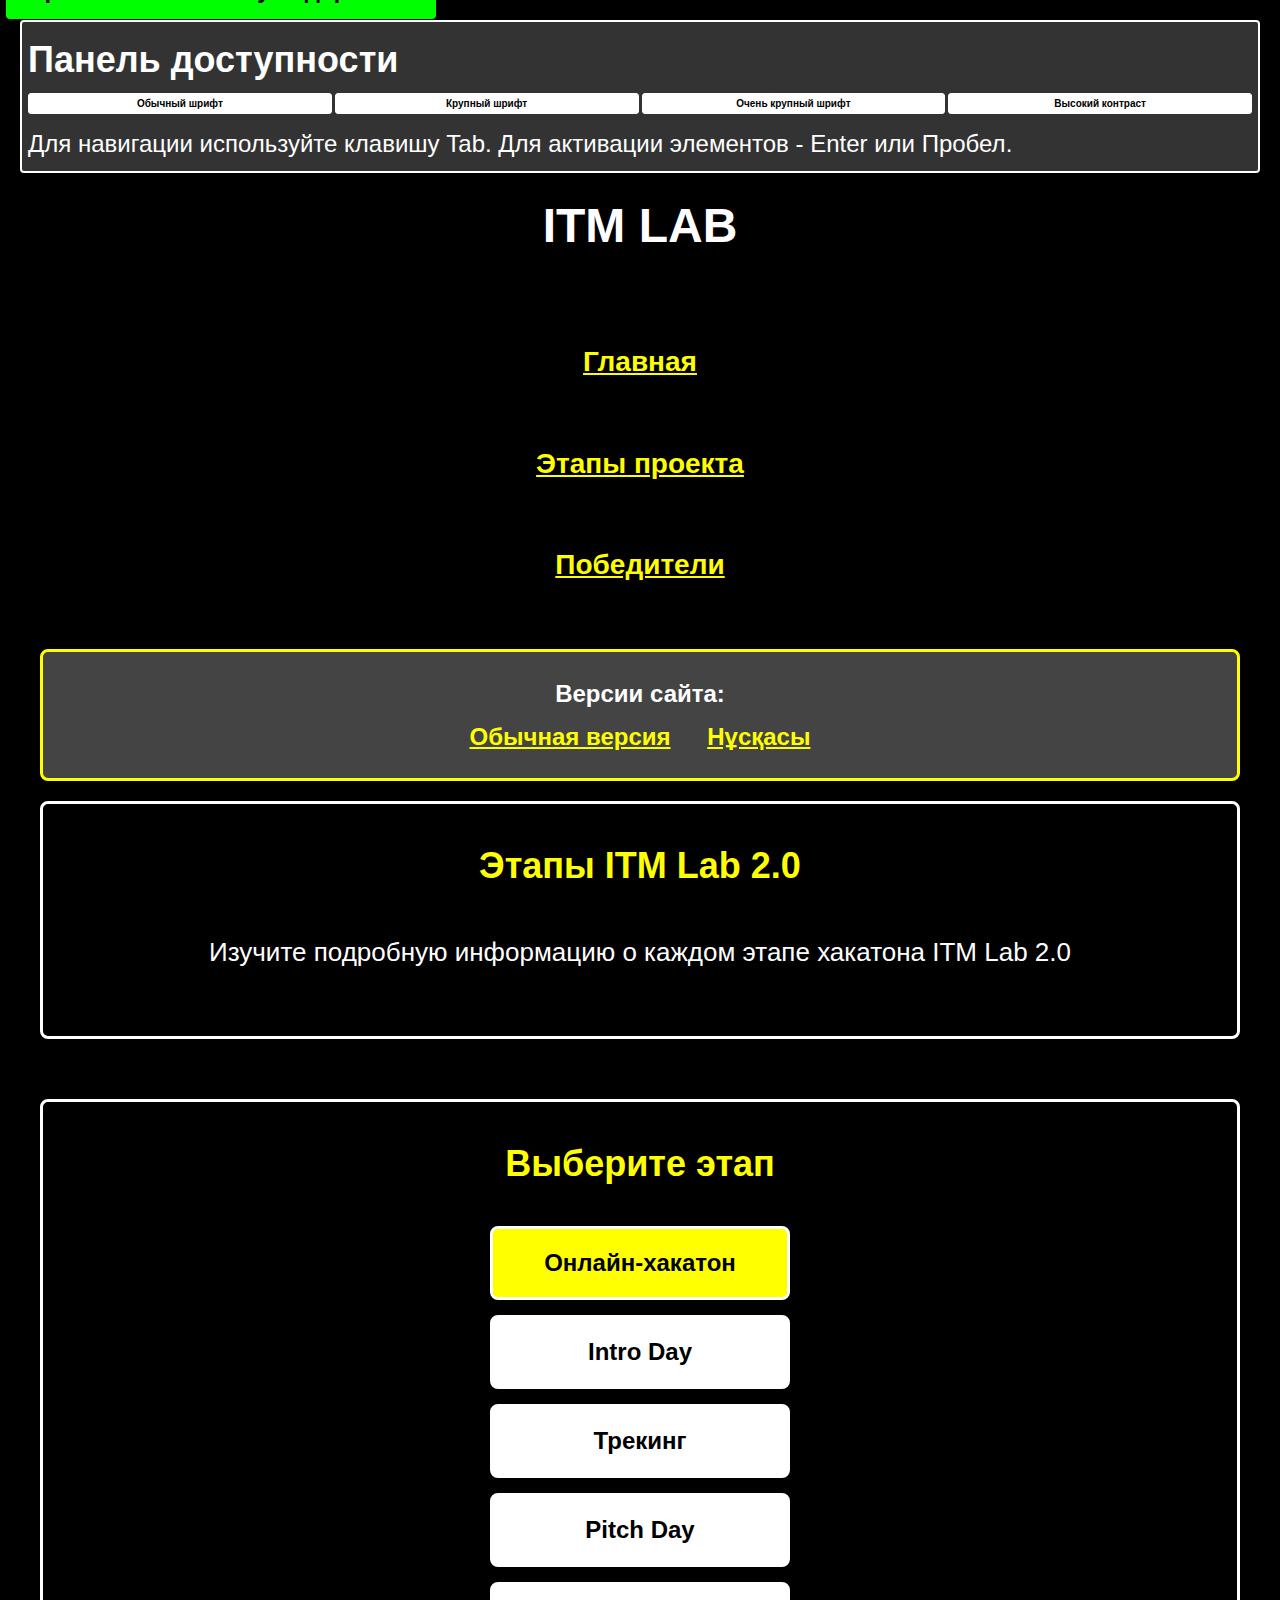
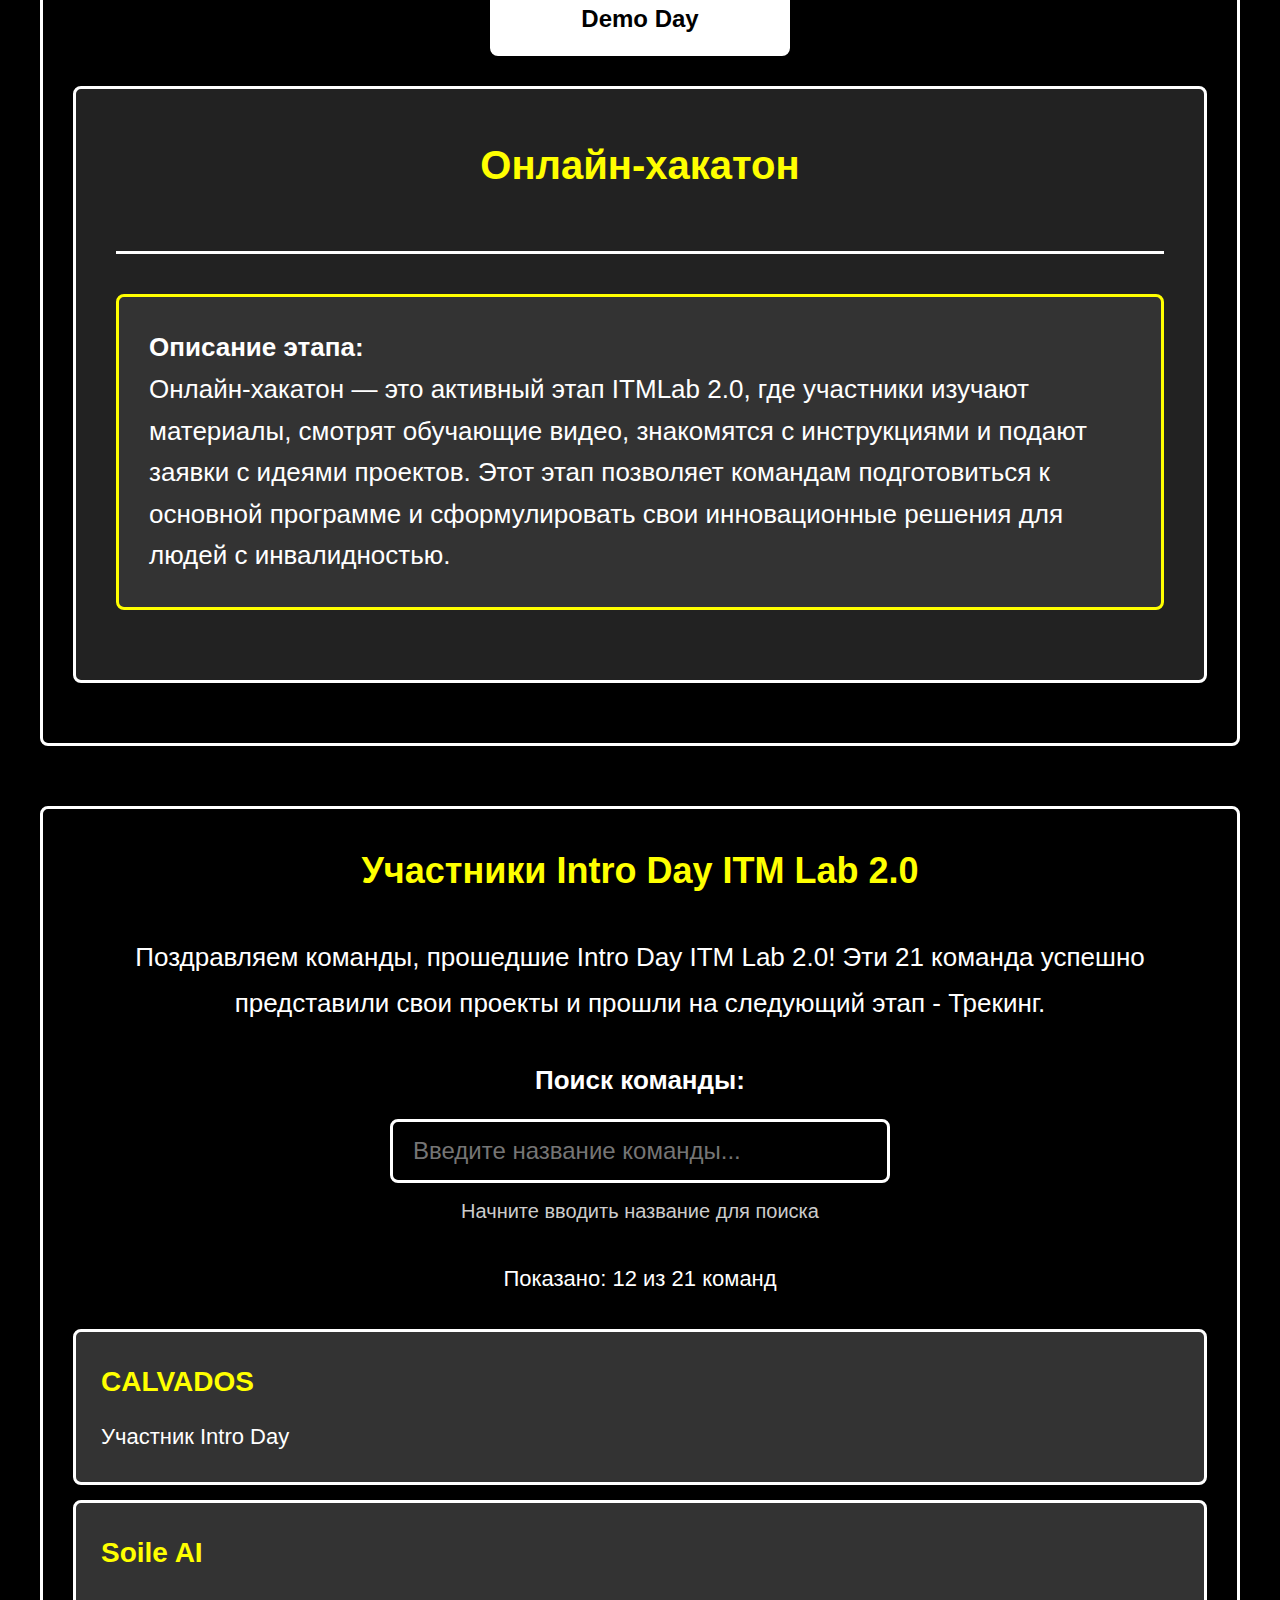
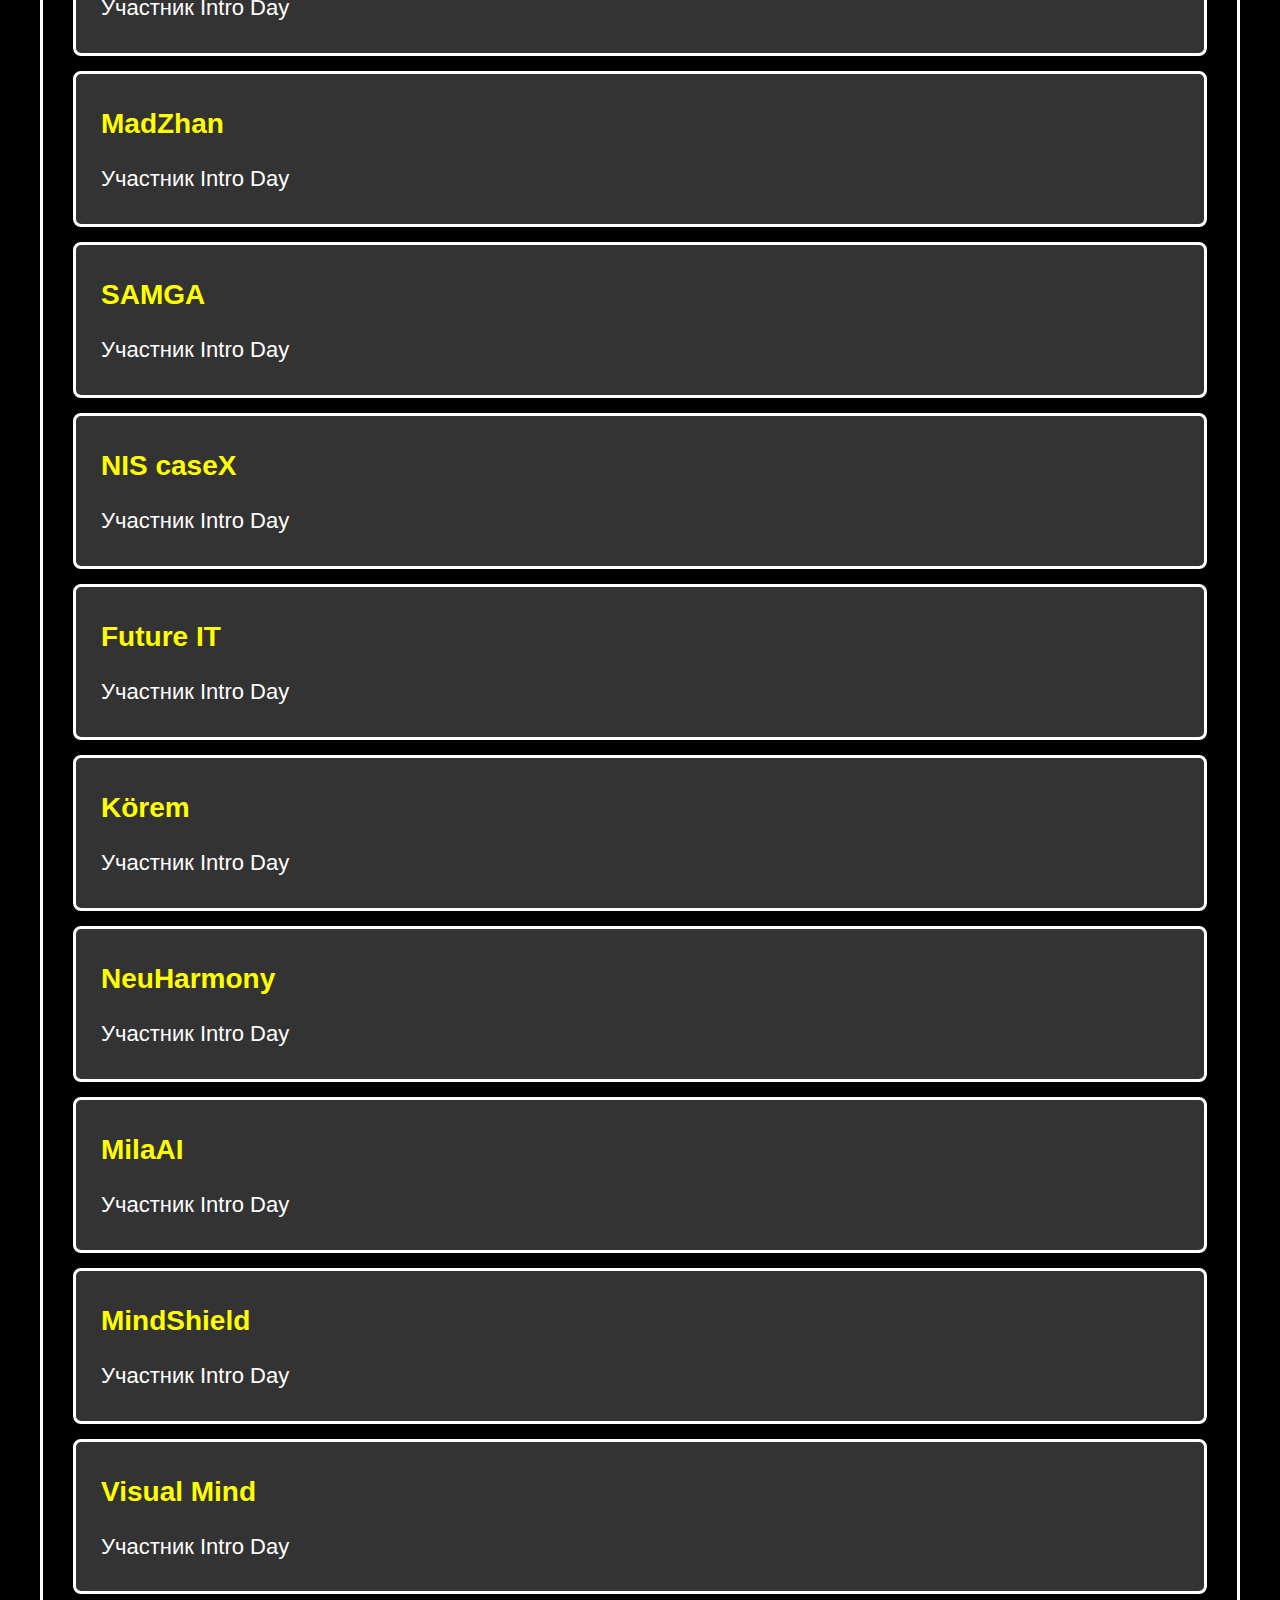
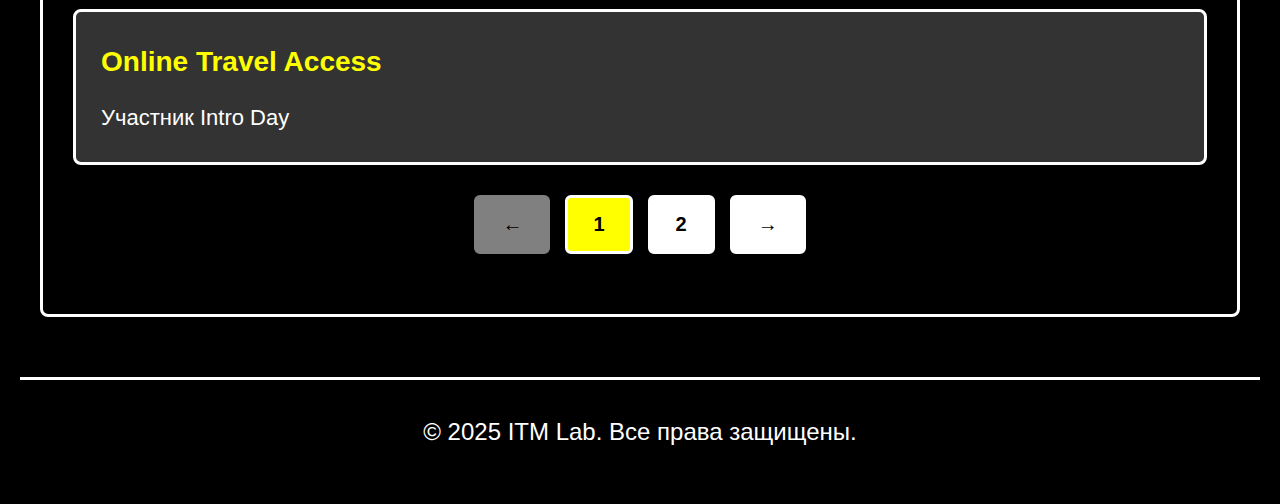
<file: accessible-winners.html>
<!DOCTYPE html>
<html lang="ru">
<head>
    <meta charset="UTF-8">
    <meta name="viewport" content="width=device-width, initial-scale=1.0">
    <title>Этапы ITM Lab 2.0 (Версия для слабовидящих)</title>
    <style>
        /* Высококонтрастные цвета и крупные шрифты */
        :root {
            --bg-color: #000000;
            --text-color: #FFFFFF;
            --link-color: #FFFF00;
            --link-hover: #FFD700;
            --button-bg: #FFFFFF;
            --button-text: #000000;
            --border-color: #FFFFFF;
            --focus-color: #00FF00;
            --success-color: #00FF00;
            --warning-color: #FF8800;
            --locked-color: #FF4444;
        }

        * {
            margin: 0;
            padding: 0;
            box-sizing: border-box;
        }

        body {
            font-family: Arial, sans-serif;
            font-size: 24px;
            line-height: 1.8;
            background-color: var(--bg-color);
            color: var(--text-color);
            padding: 20px;
        }

        .skip-link {
            position: absolute;
            top: -40px;
            left: 6px;
            background: var(--focus-color);
            color: var(--bg-color);
            padding: 8px;
            text-decoration: none;
            font-weight: bold;
            border-radius: 4px;
            z-index: 1000;
        }

        .skip-link:focus {
            top: 6px;
        }

        .accessibility-panel {
            background: #333333;
            border: 2px solid var(--border-color);
            padding: 6px;
            margin-bottom: 10px;
            border-radius: 4px;
            max-width: 100%;
        }

        .accessibility-controls {
            display: grid;
            grid-template-columns: repeat(auto-fit, minmax(70px, 1fr));
            gap: 3px;
            margin-bottom: 8px;
        }

        .control-btn {
            background: var(--button-bg);
            color: var(--button-text);
            border: 1px solid var(--border-color);
            padding: 4px 6px;
            font-size: 10px;
            font-weight: bold;
            cursor: pointer;
            border-radius: 3px;
            transition: all 0.3s ease;
            white-space: nowrap;
            text-align: center;
            min-width: 0;
            overflow: hidden;
            text-overflow: ellipsis;
        }

        .control-btn:hover,
        .control-btn:focus {
            background: var(--focus-color);
            color: var(--bg-color);
            outline: 3px solid var(--link-color);
            outline-offset: 2px;
        }

        .header {
            margin-bottom: 40px;
            text-align: center;
        }

        .logo {
            font-size: 48px;
            font-weight: bold;
            margin-bottom: 20px;
            text-decoration: none;
            color: var(--text-color);
            display: inline-block;
        }

        .logo:focus {
            outline: 3px solid var(--focus-color);
            outline-offset: 3px;
        }

        .nav {
            margin: 30px 0;
        }

        .nav-list {
            list-style: none;
            display: flex;
            flex-direction: column;
            gap: 15px;
            align-items: center;
        }

        .nav-link {
            color: var(--link-color);
            text-decoration: underline;
            font-size: 28px;
            font-weight: bold;
            padding: 15px 25px;
            border: 3px solid transparent;
            border-radius: 6px;
            display: inline-block;
            min-width: 200px;
            text-align: center;
        }

        .nav-link:hover,
        .nav-link:focus {
            color: var(--link-hover);
            background: #333333;
            border-color: var(--focus-color);
            outline: none;
        }

        .main-content {
            max-width: 1200px;
            margin: 0 auto;
        }

        .section {
            margin-bottom: 60px;
            padding: 30px;
            border: 3px solid var(--border-color);
            border-radius: 8px;
        }

        .section-title {
            font-size: 36px;
            font-weight: bold;
            margin-bottom: 30px;
            text-align: center;
            color: var(--link-color);
        }

        .version-switch {
            background: #444444;
            border: 3px solid var(--link-color);
            padding: 20px;
            margin: 20px 0;
            border-radius: 8px;
            text-align: center;
        }

        .version-link {
            color: var(--link-color);
            text-decoration: underline;
            font-size: 24px;
            font-weight: bold;
            margin: 0 15px;
        }

        .version-link:hover,
        .version-link:focus {
            color: var(--link-hover);
        }

        .stages-nav {
            display: flex;
            flex-direction: column;
            gap: 15px;
            margin: 30px 0;
            align-items: center;
        }

        .stage-nav-btn {
            background: var(--button-bg);
            color: var(--button-text);
            border: 3px solid var(--border-color);
            padding: 20px 30px;
            font-size: 24px;
            font-weight: bold;
            cursor: pointer;
            border-radius: 8px;
            min-width: 300px;
            text-align: center;
        }

        .stage-nav-btn:hover,
        .stage-nav-btn:focus {
            background: var(--focus-color);
            color: var(--bg-color);
            outline: 3px solid var(--link-color);
            outline-offset: 2px;
        }

        .stage-nav-btn.active {
            background: var(--link-color);
            color: var(--bg-color);
        }

        .stage-block {
            display: none;
            background: #222222;
            border: 3px solid var(--border-color);
            padding: 40px;
            margin: 30px 0;
            border-radius: 8px;
        }

        .stage-block.active {
            display: block;
        }

        .stage-header {
            text-align: center;
            margin-bottom: 40px;
            padding-bottom: 30px;
            border-bottom: 3px solid var(--border-color);
        }

        .stage-title {
            font-size: 40px;
            font-weight: bold;
            color: var(--link-color);
            margin-bottom: 20px;
        }

        .stage-status {
            font-size: 24px;
            font-weight: bold;
            padding: 15px 30px;
            border-radius: 8px;
            display: inline-block;
        }

        .stage-status.completed {
            background: var(--success-color);
            color: var(--bg-color);
        }

        .stage-status.open {
            background: var(--warning-color);
            color: var(--bg-color);
        }

        .stage-status.locked {
            background: var(--locked-color);
            color: var(--text-color);
        }

        .stage-description {
            background: #333333;
            border: 3px solid var(--link-color);
            padding: 30px;
            margin: 30px 0;
            border-radius: 8px;
            font-size: 26px;
            line-height: 1.6;
        }

        .timer-container {
            background: #333333;
            border: 3px solid var(--warning-color);
            padding: 30px;
            margin: 30px 0;
            border-radius: 8px;
            text-align: center;
        }

        .timer-title {
            font-size: 28px;
            font-weight: bold;
            color: var(--warning-color);
            margin-bottom: 20px;
        }

        .timer-grid {
            display: grid;
            grid-template-columns: repeat(2, 1fr);
            gap: 20px;
            margin: 30px 0;
        }

        .timer-unit {
            background: #444444;
            border: 2px solid var(--border-color);
            padding: 20px;
            border-radius: 8px;
            text-align: center;
        }

        .timer-value {
            font-size: 36px;
            font-weight: bold;
            color: var(--link-color);
            margin-bottom: 10px;
        }

        .timer-label {
            font-size: 20px;
            color: var(--text-color);
        }

        .winners-section {
            margin-top: 50px;
        }

        .search-container {
            margin: 30px 0;
            text-align: center;
        }

        .search-input {
            font-size: 24px;
            padding: 15px 20px;
            border: 3px solid var(--border-color);
            border-radius: 8px;
            background: var(--bg-color);
            color: var(--text-color);
            width: 100%;
            max-width: 500px;
        }

        .search-input:focus {
            outline: 3px solid var(--focus-color);
            outline-offset: 2px;
            border-color: var(--link-color);
        }

        .winners-list {
            list-style: none;
            margin: 30px 0;
        }

        .winner-item {
            background: #333333;
            border: 3px solid var(--border-color);
            padding: 25px;
            margin: 15px 0;
            border-radius: 8px;
        }

        .winner-name {
            font-size: 28px;
            font-weight: bold;
            color: var(--link-color);
            margin-bottom: 10px;
        }

        .winner-description {
            font-size: 22px;
            color: var(--text-color);
        }

        .pagination {
            display: flex;
            justify-content: center;
            gap: 15px;
            margin: 30px 0;
            flex-wrap: wrap;
        }

        .pagination button {
            background: var(--button-bg);
            color: var(--button-text);
            border: 3px solid var(--border-color);
            padding: 15px 25px;
            font-size: 20px;
            font-weight: bold;
            cursor: pointer;
            border-radius: 6px;
        }

        .pagination button:hover,
        .pagination button:focus {
            background: var(--focus-color);
            color: var(--bg-color);
        }

        .pagination button.active {
            background: var(--link-color);
            color: var(--bg-color);
        }

        .pagination button:disabled {
            opacity: 0.5;
            cursor: not-allowed;
        }

        .stats {
            text-align: center;
            font-size: 22px;
            margin: 20px 0;
            color: var(--text-color);
        }

        .footer {
            margin-top: 60px;
            padding: 30px;
            border-top: 3px solid var(--border-color);
            text-align: center;
        }

        /* Фокус для всех интерактивных элементов */
        a:focus,
        button:focus,
        input:focus {
            outline: 3px solid var(--focus-color);
            outline-offset: 2px;
        }

        /* Увеличение шрифта */
        .font-size-normal { font-size: 24px; }
        .font-size-large { font-size: 28px; }
        .font-size-xlarge { font-size: 32px; }

        /* Адаптивность */
        @media (max-width: 768px) {
            body { font-size: 22px; padding: 15px; }
            .logo { font-size: 40px; }
            .section-title { font-size: 32px; }
            .stage-title { font-size: 36px; }
            .nav-link { font-size: 24px; min-width: auto; }
            .stage-nav-btn { font-size: 20px; min-width: auto; }
            .accessibility-panel { padding: 4px; margin-bottom: 8px; }
            .accessibility-controls { grid-template-columns: repeat(3, 1fr); gap: 2px; }
            .control-btn { padding: 3px 4px; font-size: 9px; }
            .timer-grid { grid-template-columns: 1fr; }
            .pagination { flex-direction: column; align-items: center; }
        }
        
        @media (max-width: 480px) {
            .accessibility-controls { grid-template-columns: repeat(2, 1fr); gap: 2px; }
            .control-btn { font-size: 8px; padding: 3px 4px; }
        }
        
        @media (max-width: 360px) {
            .accessibility-controls { grid-template-columns: repeat(2, 1fr); gap: 1px; }
            .control-btn { font-size: 8px; padding: 2px 3px; }
        }
    </style>
</head>
<body class="font-size-normal">
    <a href="#main-content" class="skip-link">Перейти к основному содержанию</a>

    <div class="accessibility-panel">
        <h2>Панель доступности</h2>
        <div class="accessibility-controls">
            <button class="control-btn" onclick="changeFontSize('normal')" aria-label="Обычный размер шрифта">Обычный шрифт</button>
            <button class="control-btn" onclick="changeFontSize('large')" aria-label="Крупный размер шрифта">Крупный шрифт</button>
            <button class="control-btn" onclick="changeFontSize('xlarge')" aria-label="Очень крупный размер шрифта">Очень крупный шрифт</button>
            <button class="control-btn" onclick="toggleHighContrast()" aria-label="Переключить высокий контраст">Высокий контраст</button>
        </div>
        <p>Для навигации используйте клавишу Tab. Для активации элементов - Enter или Пробел.</p>
    </div>

    <header class="header">
        <a href="accessible-index.html" class="logo" aria-label="ITM LAB - главная страница">ITM LAB</a>
        <nav class="nav" role="navigation" aria-label="Основная навигация">
            <ul class="nav-list">
                <li><a href="accessible-index.html" class="nav-link">Главная</a></li>
                <li><a href="#stages" class="nav-link">Этапы проекта</a></li>
                <li><a href="#winners" class="nav-link">Победители</a></li>
            </ul>
        </nav>
    </header>

    <main id="main-content" class="main-content" role="main">
        <div class="version-switch">
            <p><strong>Версии сайта:</strong></p>
            <a href="winners.html" class="version-link">Обычная версия</a>
            <a href="accessible-winners.kz.html" class="version-link">Нұсқасы</a>
        </div>

        <section class="section">
            <h1 class="section-title">Этапы ITM Lab 2.0</h1>
            <p style="text-align: center; font-size: 26px; margin: 30px 0;">
                Изучите подробную информацию о каждом этапе хакатона ITM Lab 2.0
            </p>
        </section>

        <section id="stages" class="section">
            <h2 class="section-title">Выберите этап</h2>
            <div class="stages-nav" role="tablist">
                <button class="stage-nav-btn active" onclick="showStage(1)" role="tab" aria-selected="true" aria-controls="stage1">Онлайн‑хакатон</button>
                <button class="stage-nav-btn" onclick="showStage(4)" role="tab" aria-selected="false" aria-controls="stage4">Intro Day</button>
                <button class="stage-nav-btn" onclick="showStage(3)" role="tab" aria-selected="false" aria-controls="stage3">Трекинг</button>
                <button class="stage-nav-btn" onclick="showStage(5)" role="tab" aria-selected="false" aria-controls="stage5">Pitch Day</button>
                <button class="stage-nav-btn" onclick="showStage(2)" role="tab" aria-selected="false" aria-controls="stage2">Demo Day</button>
            </div>

            <!-- Этап 1: Онлайн хакатон -->
            <div class="stage-block active" id="stage1" role="tabpanel" aria-labelledby="stage1-tab">
                <div class="stage-header">
                    <h3 class="stage-title">Онлайн‑хакатон</h3>

                </div>
                <div class="stage-description">
                    <p><strong>Описание этапа:</strong></p>
                    <p>Онлайн-хакатон — это активный этап ITMLab 2.0, где участники изучают материалы, смотрят обучающие видео, знакомятся с инструкциями и подают заявки с идеями проектов. Этот этап позволяет командам подготовиться к основной программе и сформулировать свои инновационные решения для людей с инвалидностью.</p>
                </div>
            </div>

            <!-- Этап 4: Intro Day -->
            <div class="stage-block" id="stage4" role="tabpanel" aria-labelledby="stage4-tab">
                <div class="stage-header">
                    <h3 class="stage-title">Intro Day</h3>
                    <div class="stage-status open">ОТКРЫТО</div>
                </div>
                <div class="stage-description">
                    <p><strong>Описание этапа:</strong></p>
                    <p>Intro Day — это промежуточная очная защита проектов в рамках ITMLab 2.0. На этом этапе команды представляют текущие результаты работы перед жюри, получают экспертную обратную связь и рекомендации по дальнейшей доработке. Цель этапа — оценить прогресс, проверить готовность проекта к следующей стадии и отобрать 20 лучших команд для участия в трекинге.</p>
                </div>
                <div class="timer-container">
                    <div class="timer-title">Время до начала</div>
                    <div class="timer-grid">
                        <div class="timer-unit">
                            <div class="timer-value" id="days">00</div>
                            <div class="timer-label">Дни</div>
                        </div>
                        <div class="timer-unit">
                            <div class="timer-value" id="hours">00</div>
                            <div class="timer-label">Часы</div>
                        </div>
                        <div class="timer-unit">
                            <div class="timer-value" id="minutes">00</div>
                            <div class="timer-label">Минуты</div>
                        </div>
                        <div class="timer-unit">
                            <div class="timer-value" id="seconds">00</div>
                            <div class="timer-label">Секунды</div>
                        </div>
                    </div>
                    <p style="font-size: 24px; color: var(--warning-color); font-weight: bold;">17 сентября 2025</p>
                </div>
            </div>

            <!-- Этап 3: Трекинг -->
            <div class="stage-block" id="stage3" role="tabpanel" aria-labelledby="stage3-tab">
                <div class="stage-header">
                    <h3 class="stage-title">Трекинг</h3>
                    <div class="stage-status locked">БЛОКИРОВАНО</div>
                </div>
                <div class="stage-description">
                    <p><strong>Описание этапа:</strong></p>
                    <p>Трекинг — это этап интенсивной доработки проектов в рамках ITMLab 2.0, который проходит в течение 4 недель после Intro Day. На этом этапе 20 отобранных команд работают с персональными трекерами: каждой команде предоставляется 2 трекера — 1 технический трекер для решения технических задач и 1 бизнес-трекер для решения бизнес-задач. Цель этапа — доработать проекты до уровня готовности к внедрению и подготовить команды к финальной презентации.</p>
                </div>
            </div>

            <!-- Этап 5: Pitch Day -->
            <div class="stage-block" id="stage5" role="tabpanel" aria-labelledby="stage5-tab">
                <div class="stage-header">
                    <h3 class="stage-title">Pitch Day</h3>
                    <div class="stage-status completed">ПРОЙДЕН</div>
                </div>
                <div class="stage-description">
                    <p><strong>Описание этапа:</strong></p>
                    <p>Pitch Day - это этап, на котором команды презентовали доработанные проекты и бизнес-модели. 10 команд получили гранты в размере 600.000 тенге на разработку своих прототипов!</p>
                </div>
            </div>

            <!-- Этап 2: Demo Day -->
            <div class="stage-block" id="stage2" role="tabpanel" aria-labelledby="stage2-tab">
                <div class="stage-header">
                    <h3 class="stage-title">Demo Day</h3>
                    <div class="stage-status locked">БЛОКИРОВАНО</div>
                </div>
                <div class="stage-description">
                    <p><strong>Описание этапа:</strong></p>
                    <p>Demo Day — это финальное мероприятие ITMLab 2.0, где 10 лучших команд представляют готовые к внедрению проекты перед инвесторами, представителями бизнеса, государственных структур и партнёрских организаций. Этап направлен на установление деловых контактов, поиск инвестиций и заключение партнёрств для дальнейшего роста и масштабирования проектов.</p>
                </div>
            </div>
        </section>

        <section id="winners" class="winners-section section">
            <h2 class="section-title" id="winnersTitle">Участники Intro Day ITM Lab 2.0</h2>
            <p id="winnersDescription" style="text-align: center; font-size: 26px; margin: 30px 0;">
                Поздравляем команды, прошедшие Intro Day ITM Lab 2.0! Эти 21 команда успешно представили свои проекты и прошли на следующий этап - Трекинг.
            </p>

            <div class="search-container">
                <label for="searchInput" style="display: block; font-size: 26px; font-weight: bold; margin-bottom: 15px;">Поиск команды:</label>
                <input type="text" class="search-input" placeholder="Введите название команды..." id="searchInput" aria-describedby="search-help">
                <p id="search-help" style="font-size: 20px; margin-top: 10px; color: #CCCCCC;">Начните вводить название для поиска</p>
            </div>

            <div class="stats" id="stats" aria-live="polite">
                Показано: <span id="shownCount">12</span> из <span id="totalCount">31</span> команд
            </div>

            <ul class="winners-list" id="winnersGrid" role="list">
                <!-- Карточки будут добавлены через JavaScript -->
            </ul>

            <div class="pagination" id="pagination" role="navigation" aria-label="Навигация по страницам">
                <!-- Пагинация будет добавлена через JavaScript -->
            </div>
        </section>
    </main>

    <footer class="footer">
        <p>© 2025 ITM Lab. Все права защищены.</p>
    </footer>

    <script>
        // Данные победителей по этапам
        const winnersByStage = {
            introday: [
                { name: "CALVADOS", description: "Участник Intro Day" },
                { name: "Soile AI", description: "Участник Intro Day" },
                { name: "MadZhan", description: "Участник Intro Day" },
                { name: "SAMGA", description: "Участник Intro Day" },
                { name: "NIS caseX", description: "Участник Intro Day" },
                { name: "Future IT", description: "Участник Intro Day" },
                { name: "Körem", description: "Участник Intro Day" },
                { name: "NeuHarmony", description: "Участник Intro Day" },
                { name: "MilaAI", description: "Участник Intro Day" },
                { name: "MindShield", description: "Участник Intro Day" },
                { name: "Visual Mind", description: "Участник Intro Day" },
                { name: "Online Travel Access", description: "Участник Intro Day" },
                { name: "NextAbility", description: "Участник Intro Day" },
                { name: "Involve", description: "Участник Intro Day" },
                { name: "Sana", description: "Участник Intro Day" },
                { name: "Asar", description: "Участник Intro Day" },
                { name: "4Suyen", description: "Участник Intro Day" },
                { name: "Ceolina", description: "Участник Intro Day" },
                { name: "MEZU", description: "Участник Intro Day" },
                { name: "HandInHand", description: "Участник Intro Day" },
                { name: "1+1", description: "Участник Intro Day" }
            ],
            pitchday: [
                { name: "Ai-komekshi", description: "Победитель Pitch Day - обладатель гранта. Адаптированная платформа на основе искусственного интеллекта для трудоустройства лиц с инвалидностью" },
                { name: "Ceolina", description: "Победитель Pitch Day - обладатель гранта. Интерактивная арт-терапевтическая платформа, развивающая социальные и эмоциональные навыки детей с расстройствами аутистического спектра" },
                { name: "MindShield", description: "Победитель Pitch Day - обладатель гранта. AI-платформа, которая анализирует движения пальцев для раннего скрининга болезни Паркинсона" },
                { name: "Mila4AI", description: "Победитель Pitch Day - обладатель гранта. Инновационное решение для расширения доступа к логопедической помощи детям с тяжёлыми нарушениями речи" },
                { name: "Samga", description: "Победитель Pitch Day - обладатель гранта. Веб-платформа с интерактивными терапевтическими играми для детей с инвалидностью" },
                { name: "Future IT", description: "Победитель Pitch Day - обладатель гранта. Смарт-очки для людей с нарушением зрения, распознающие текст и озвучивающие его в реальном времени" },
                { name: "NIS CaseX", description: "Победитель Pitch Day - обладатель гранта. Трость с искусственным интеллектом и 3D-звуком для безопасного передвижения лиц с нарушением зрения" },
                { name: "MadZhan", description: "Победитель Pitch Day - обладатель гранта. Умные очки для лиц с нарушением слуха, обеспечивающие безопасную навигацию и коммуникацию" },
                { name: "Calvados", description: "Победитель Pitch Day - обладатель гранта. Компьютерная мышь, управляемая ртом, для пользователей с ограниченной подвижностью" },
                { name: "NextAbility", description: "Победитель Pitch Day - обладатель гранта. Интерактивная внутриротовая капа с элементами AI для управления инвалидной коляской и цифровыми устройствами" }
            ]
        };
        
        let currentStage = 'introday';
        let winnersData = winnersByStage[currentStage];

        let currentPage = 1;
        const itemsPerPage = 12;
        let filteredTeams = [...winnersData];

        // Функции доступности
        function changeFontSize(size) {
            const body = document.body;
            body.className = body.className.replace(/font-size-\w+/, '');
            body.classList.add('font-size-' + size);
            
            announceChange('Размер шрифта изменен на ' + 
                (size === 'normal' ? 'обычный' : 
                 size === 'large' ? 'крупный' : 'очень крупный'));
        }

        function toggleHighContrast() {
            const body = document.body;
            const isHighContrast = body.style.filter === 'invert(1)';
            
            if (isHighContrast) {
                body.style.filter = '';
                announceChange('Обычный контраст включен');
            } else {
                body.style.filter = 'invert(1)';
                announceChange('Высокий контраст включен');
            }
        }

        function announceChange(message) {
            const announcement = document.createElement('div');
            announcement.setAttribute('aria-live', 'polite');
            announcement.setAttribute('aria-atomic', 'true');
            announcement.style.position = 'absolute';
            announcement.style.left = '-9999px';
            announcement.textContent = message;
            document.body.appendChild(announcement);
            
            setTimeout(() => {
                document.body.removeChild(announcement);
            }, 1000);
        }

        // Функции этапов
        function showStage(stageNumber) {
            // Скрываем все этапы
            const stages = document.querySelectorAll('.stage-block');
            stages.forEach(stage => stage.classList.remove('active'));
            
            // Убираем активный класс со всех кнопок
            const buttons = document.querySelectorAll('.stage-nav-btn');
            buttons.forEach(btn => {
                btn.classList.remove('active');
                btn.setAttribute('aria-selected', 'false');
            });
            
            // Показываем выбранный этап
            const selectedStage = document.getElementById(`stage${stageNumber}`);
            selectedStage.classList.add('active');
            
            // Делаем активной соответствующую кнопку
            const activeButton = document.querySelector(`[onclick="showStage(${stageNumber})"]`);
            if (activeButton) {
                activeButton.classList.add('active');
                activeButton.setAttribute('aria-selected', 'true');
            }

            // Если переключились на IntroDay, запустим таймер
            if (stageNumber === 4) {
                setTimeout(initCountdown, 100);
            }
            
            // Обновляем список победителей в зависимости от выбранного этапа
            if (stageNumber === 4) {
                currentStage = 'introday';
                winnersData = winnersByStage.introday;
                document.getElementById('winnersTitle').textContent = 'Участники Intro Day ITM Lab 2.0';
                document.getElementById('winnersDescription').textContent = 'Поздравляем команды, прошедшие Intro Day ITM Lab 2.0! Эти 21 команда успешно представили свои проекты и прошли на следующий этап - Трекинг.';
            } else if (stageNumber === 5) {
                currentStage = 'pitchday';
                winnersData = winnersByStage.pitchday;
                document.getElementById('winnersTitle').textContent = 'Победители Pitch Day - обладатели грантов ITM Lab 2.0';
                document.getElementById('winnersDescription').textContent = 'Поздравляем победителей Pitch Day ITM Lab 2.0! Эти 10 команд успешно презентовали свои проекты и получили гранты в размере 600.000 тенге на разработку своих прототипов!';
            }
            
            filteredTeams = [...winnersData];
            currentPage = 1;
            renderTeams();
            renderPagination();

            announceChange(`Выбран этап: ${selectedStage.querySelector('.stage-title').textContent}`);
        }

        // Таймер обратного отсчета
        function initCountdown() {
            const targetDate = new Date('2025-09-17T00:00:00').getTime();
            
            function updateCountdown() {
                const now = new Date().getTime();
                const distance = targetDate - now;
                
                if (distance < 0) {
                    announceChange('Событие началось!');
                    return;
                }
                
                const days = Math.floor(distance / (1000 * 60 * 60 * 24));
                const hours = Math.floor((distance % (1000 * 60 * 60 * 24)) / (1000 * 60 * 60));
                const minutes = Math.floor((distance % (1000 * 60 * 60)) / (1000 * 60));
                const seconds = Math.floor((distance % (1000 * 60)) / 1000);
                
                const daysEl = document.getElementById('days');
                const hoursEl = document.getElementById('hours');
                const minutesEl = document.getElementById('minutes');
                const secondsEl = document.getElementById('seconds');
                
                if (daysEl && hoursEl && minutesEl && secondsEl) {
                    daysEl.textContent = String(days).padStart(2, '0');
                    hoursEl.textContent = String(hours).padStart(2, '0');
                    minutesEl.textContent = String(minutes).padStart(2, '0');
                    secondsEl.textContent = String(seconds).padStart(2, '0');
                }
            }
            
            updateCountdown();
            setInterval(updateCountdown, 1000);
        }

        // Функции победителей
        function renderTeams() {
            const grid = document.getElementById('winnersGrid');
            const startIndex = (currentPage - 1) * itemsPerPage;
            const endIndex = startIndex + itemsPerPage;
            const teamsToShow = filteredTeams.slice(startIndex, endIndex);

            grid.innerHTML = teamsToShow.map((team, index) => `
                <li class="winner-item" role="listitem">
                    <div class="winner-name">${team.name}</div>
                    <div class="winner-description">${team.description}</div>
                </li>
            `).join('');

            updateStats();
        }

        function renderPagination() {
            const totalPages = Math.ceil(filteredTeams.length / itemsPerPage);
            const pagination = document.getElementById('pagination');
            
            let paginationHTML = '';
            
            // Кнопка "Предыдущая"
            paginationHTML += `<button onclick="changePage(${currentPage - 1})" ${currentPage === 1 ? 'disabled' : ''} aria-label="Предыдущая страница">←</button>`;
            
            // Номера страниц
            for (let i = 1; i <= totalPages; i++) {
                if (i === 1 || i === totalPages || (i >= currentPage - 1 && i <= currentPage + 1)) {
                    paginationHTML += `<button onclick="changePage(${i})" class="${i === currentPage ? 'active' : ''}" aria-label="Страница ${i}" ${i === currentPage ? 'aria-current="page"' : ''}>${i}</button>`;
                } else if (i === currentPage - 2 || i === currentPage + 2) {
                    paginationHTML += `<span aria-hidden="true">...</span>`;
                }
            }
            
            // Кнопка "Следующая"
            paginationHTML += `<button onclick="changePage(${currentPage + 1})" ${currentPage === totalPages ? 'disabled' : ''} aria-label="Следующая страница">→</button>`;
            
            pagination.innerHTML = paginationHTML;
        }

        function changePage(page) {
            const totalPages = Math.ceil(filteredTeams.length / itemsPerPage);
            if (page >= 1 && page <= totalPages) {
                currentPage = page;
                renderTeams();
                renderPagination();
                announceChange(`Страница ${page} из ${totalPages}`);
            }
        }

        function setupSearch() {
            const searchInput = document.getElementById('searchInput');
            searchInput.addEventListener('input', function() {
                const searchTerm = this.value.toLowerCase();
                filteredTeams = winnersData.filter(team => 
                    team.name.toLowerCase().includes(searchTerm) ||
                    (team.description && team.description.toLowerCase().includes(searchTerm))
                );
                currentPage = 1;
                renderTeams();
                renderPagination();
                announceChange(`Найдено ${filteredTeams.length} команд`);
            });
        }

        function updateStats() {
            const shownCount = Math.min(itemsPerPage, filteredTeams.length - (currentPage - 1) * itemsPerPage);
            document.getElementById('shownCount').textContent = shownCount;
            document.getElementById('totalCount').textContent = filteredTeams.length;
        }

        // Обработка клавиатурной навигации
        document.addEventListener('keydown', function(e) {
            // ESC для возврата к началу страницы
            if (e.key === 'Escape') {
                document.querySelector('.skip-link').focus();
                e.preventDefault();
            }
            
            // Стрелки для навигации по этапам
            if (e.target.classList.contains('stage-nav-btn')) {
                const buttons = Array.from(document.querySelectorAll('.stage-nav-btn'));
                const currentIndex = buttons.indexOf(e.target);
                
                if (e.key === 'ArrowLeft' && currentIndex > 0) {
                    buttons[currentIndex - 1].focus();
                    e.preventDefault();
                } else if (e.key === 'ArrowRight' && currentIndex < buttons.length - 1) {
                    buttons[currentIndex + 1].focus();
                    e.preventDefault();
                }
            }
        });

        // Инициализация
        document.addEventListener('DOMContentLoaded', function() {
            renderTeams();
            renderPagination();
            setupSearch();
            initCountdown();
            
            announceChange('Страница этапов ITM Lab для слабовидящих загружена. Используйте Tab для навигации.');
        });
    </script>
</body>
</html>
</file>
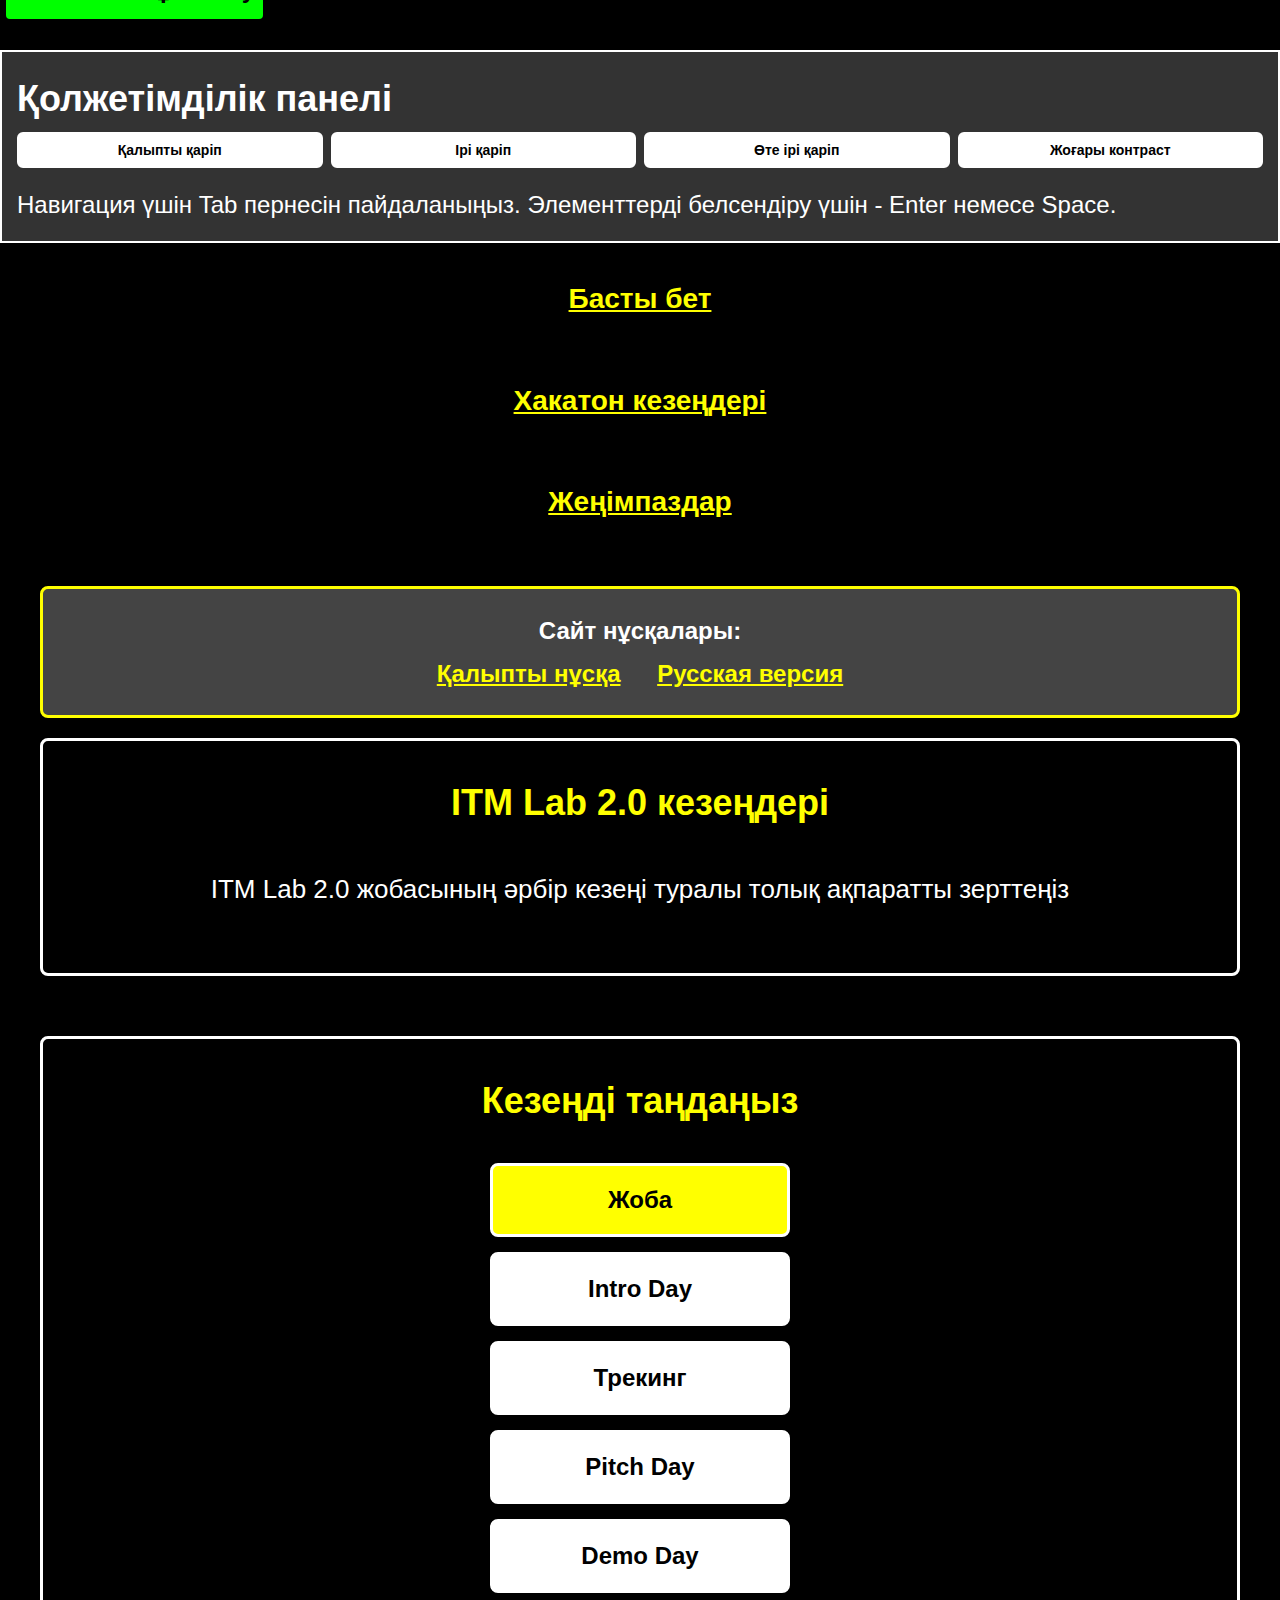
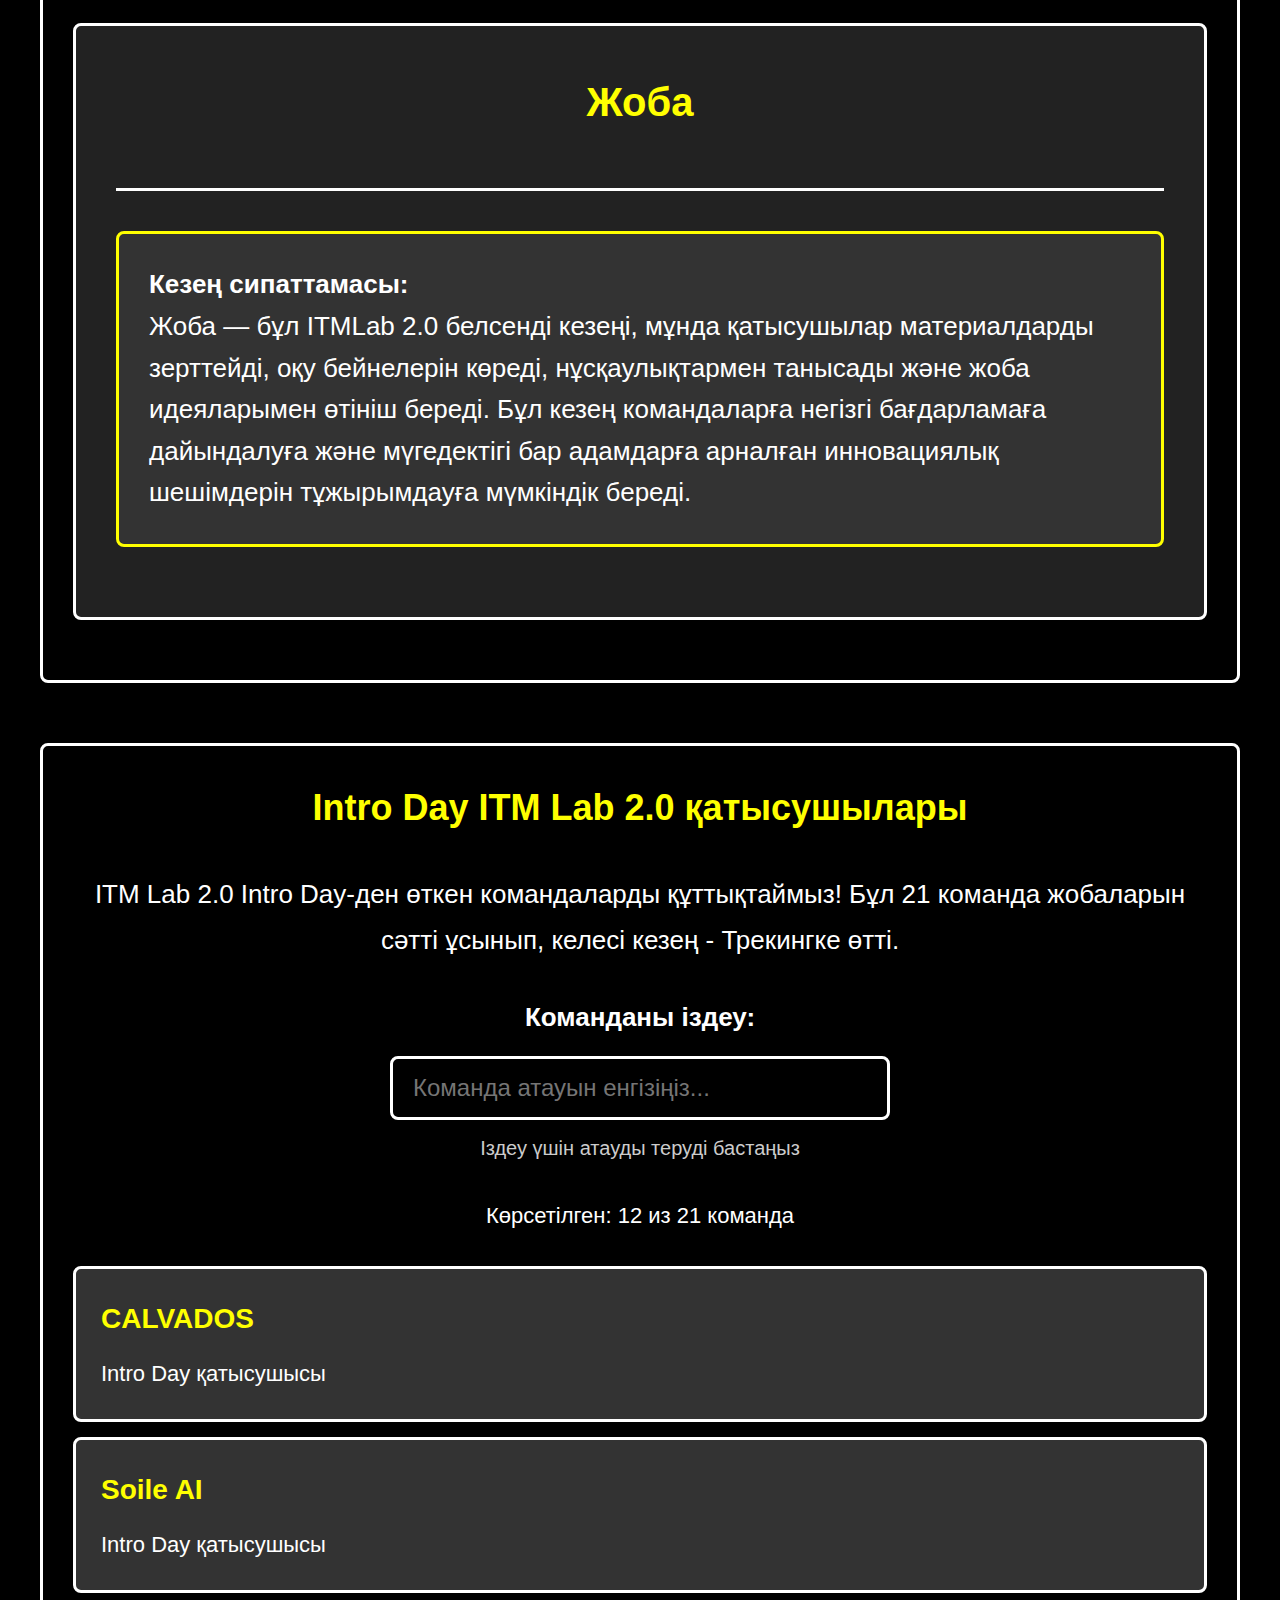
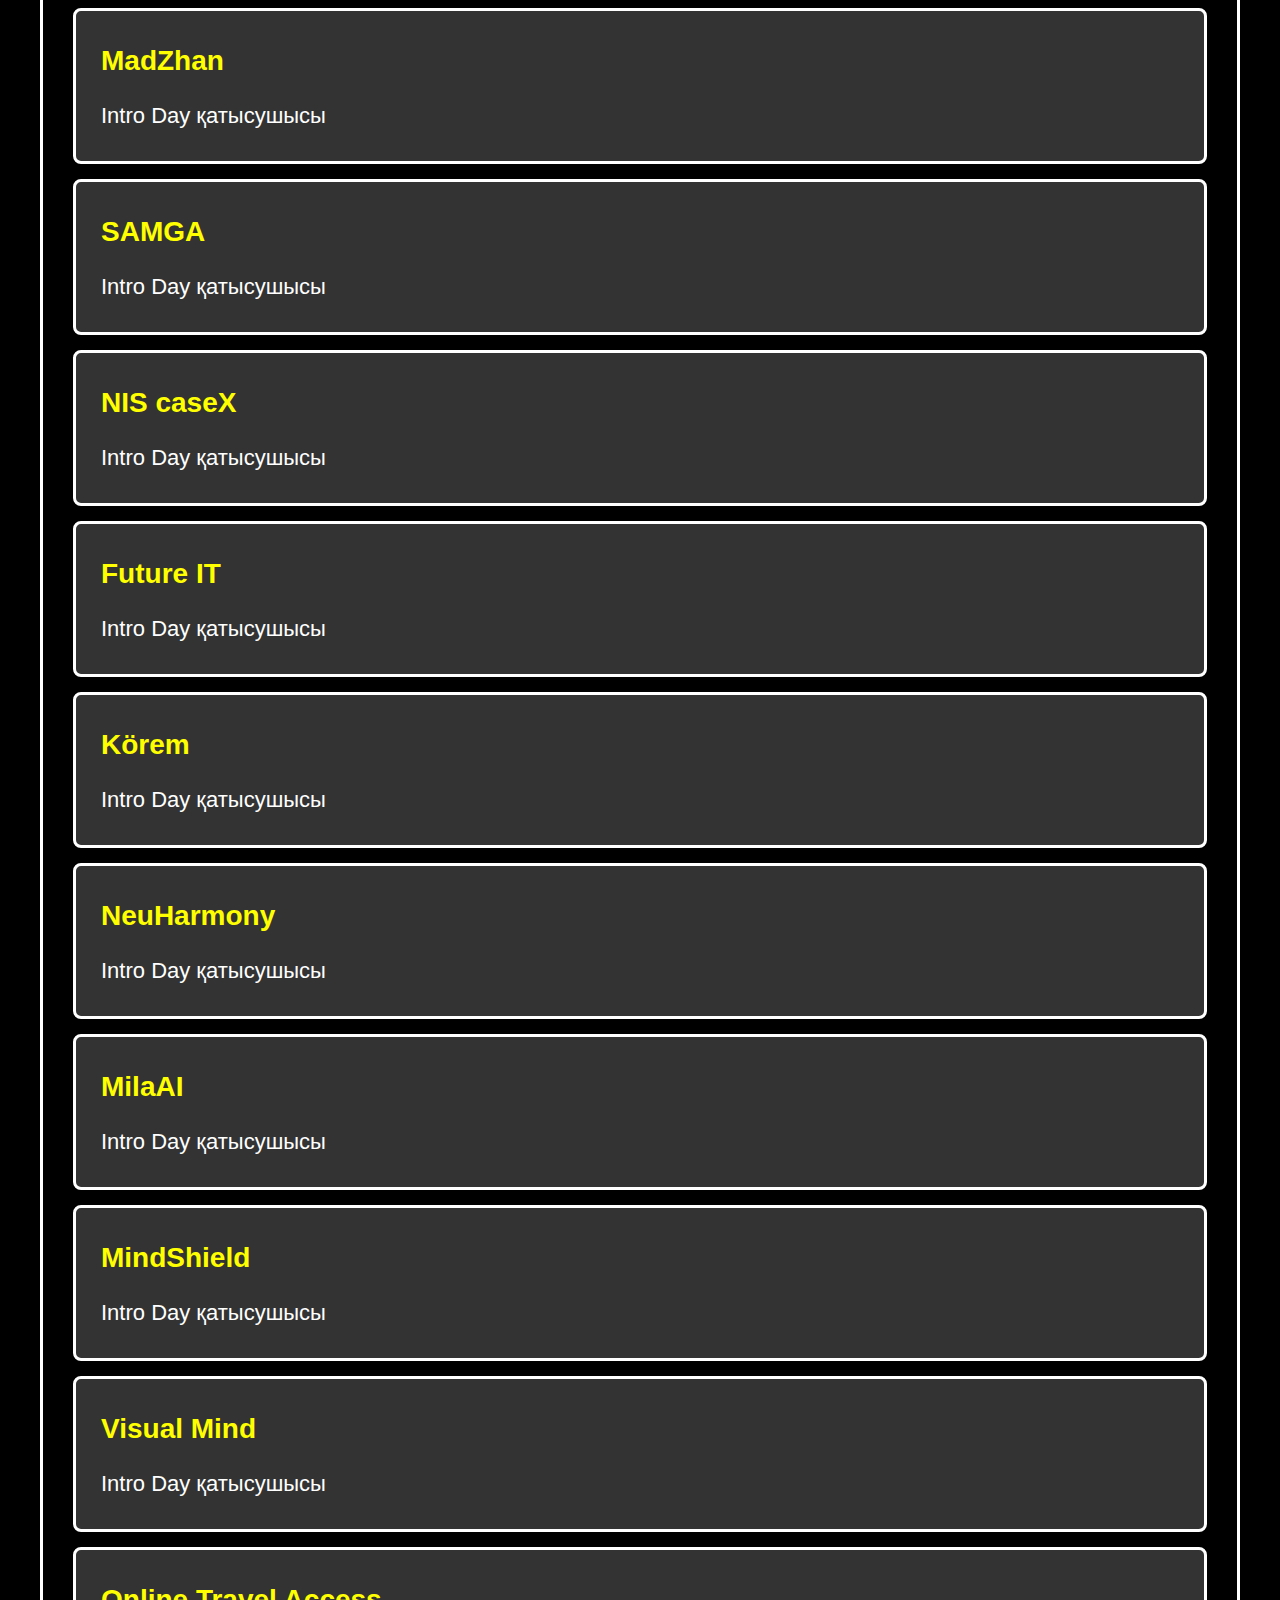
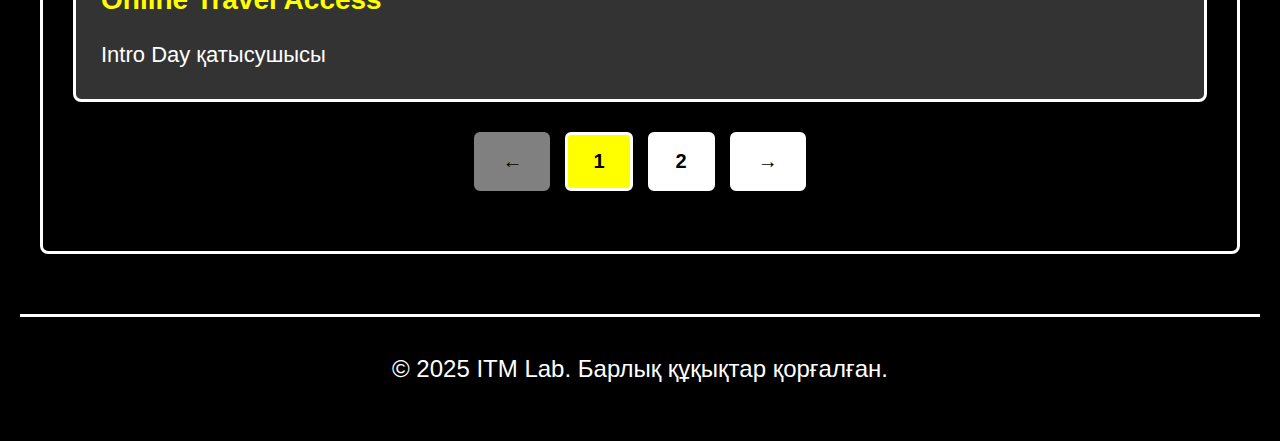
<file: accessible-winners.kz.html>
<!DOCTYPE html>
<html lang="kk">
<head>
    <meta charset="UTF-8">
    <meta name="viewport" content="width=device-width, initial-scale=1.0">
    <title>ITM Lab 2.0 кезеңдері (Нашар көретіндер үшін нұсқа)</title>
    <style>
        /* Жоғары контрастты түстер және ірі қаріптер */
        :root {
            --bg-color: #000000;
            --text-color: #FFFFFF;
            --link-color: #FFFF00;
            --link-hover: #FFD700;
            --button-bg: #FFFFFF;
            --button-text: #000000;
            --border-color: #FFFFFF;
            --focus-color: #00FF00;
            --success-color: #00FF00;
            --warning-color: #FF8800;
            --locked-color: #FF4444;
        }

        * {
            margin: 0;
            padding: 0;
            box-sizing: border-box;
        }

        body {
            font-family: Arial, sans-serif;
            font-size: 24px;
            line-height: 1.8;
            background-color: var(--bg-color);
            color: var(--text-color);
            padding: 20px;
            padding-top: 120px;
        }

        .skip-link {
            position: absolute;
            top: -40px;
            left: 6px;
            background: var(--focus-color);
            color: var(--bg-color);
            padding: 8px;
            text-decoration: none;
            font-weight: bold;
            border-radius: 4px;
            z-index: 1000;
        }

        .skip-link:focus {
            top: 6px;
        }

        .accessibility-panel {
            position: fixed;
            top: 50px;
            left: 0;
            right: 0;
            background: #333333;
            border: 2px solid var(--border-color);
            padding: 15px;
            border-radius: 0;
            max-width: 100%;
            z-index: 1000;
        }

        .accessibility-controls {
            display: grid;
            grid-template-columns: repeat(auto-fit, minmax(120px, 1fr));
            gap: 8px;
            margin-bottom: 15px;
        }

        .control-btn {
            background: var(--button-bg);
            color: var(--button-text);
            border: 2px solid var(--border-color);
            padding: 8px 12px;
            font-size: 14px;
            font-weight: bold;
            cursor: pointer;
            border-radius: 6px;
            transition: all 0.3s ease;
            white-space: nowrap;
            text-align: center;
            min-width: 0;
        }

        .control-btn:hover,
        .control-btn:focus {
            background: var(--focus-color);
            color: var(--bg-color);
            outline: 3px solid var(--link-color);
            outline-offset: 2px;
        }

        .header {
            margin-bottom: 40px;
            text-align: center;
        }

        .logo {
            font-size: 48px;
            font-weight: bold;
            margin-bottom: 20px;
            text-decoration: none;
            color: var(--text-color);
            display: inline-block;
        }

        .logo:focus {
            outline: 3px solid var(--focus-color);
            outline-offset: 3px;
        }

        .nav {
            margin: 30px 0;
        }

        .nav-list {
            list-style: none;
            display: flex;
            flex-direction: column;
            gap: 15px;
            align-items: center;
        }

        .nav-link {
            color: var(--link-color);
            text-decoration: underline;
            font-size: 28px;
            font-weight: bold;
            padding: 15px 25px;
            border: 3px solid transparent;
            border-radius: 6px;
            display: inline-block;
            min-width: 200px;
            text-align: center;
        }

        .nav-link:hover,
        .nav-link:focus {
            color: var(--link-hover);
            background: #333333;
            border-color: var(--focus-color);
            outline: none;
        }

        .main-content {
            max-width: 1200px;
            margin: 0 auto;
        }

        .section {
            margin-bottom: 60px;
            padding: 30px;
            border: 3px solid var(--border-color);
            border-radius: 8px;
        }

        .section-title {
            font-size: 36px;
            font-weight: bold;
            margin-bottom: 30px;
            text-align: center;
            color: var(--link-color);
        }

        .version-switch {
            background: #444444;
            border: 3px solid var(--link-color);
            padding: 20px;
            margin: 20px 0;
            border-radius: 8px;
            text-align: center;
        }

        .version-link {
            color: var(--link-color);
            text-decoration: underline;
            font-size: 24px;
            font-weight: bold;
            margin: 0 15px;
        }

        .version-link:hover,
        .version-link:focus {
            color: var(--link-hover);
        }

        .stages-nav {
            display: flex;
            flex-direction: column;
            gap: 15px;
            margin: 30px 0;
            align-items: center;
        }

        .stage-nav-btn {
            background: var(--button-bg);
            color: var(--button-text);
            border: 3px solid var(--border-color);
            padding: 20px 30px;
            font-size: 24px;
            font-weight: bold;
            cursor: pointer;
            border-radius: 8px;
            min-width: 300px;
            text-align: center;
        }

        .stage-nav-btn:hover,
        .stage-nav-btn:focus {
            background: var(--focus-color);
            color: var(--bg-color);
            outline: 3px solid var(--link-color);
            outline-offset: 2px;
        }

        .stage-nav-btn.active {
            background: var(--link-color);
            color: var(--bg-color);
        }

        .stage-block {
            display: none;
            background: #222222;
            border: 3px solid var(--border-color);
            padding: 40px;
            margin: 30px 0;
            border-radius: 8px;
        }

        .stage-block.active {
            display: block;
        }

        .stage-header {
            text-align: center;
            margin-bottom: 40px;
            padding-bottom: 30px;
            border-bottom: 3px solid var(--border-color);
        }

        .stage-title {
            font-size: 40px;
            font-weight: bold;
            color: var(--link-color);
            margin-bottom: 20px;
        }

        .stage-status {
            font-size: 24px;
            font-weight: bold;
            padding: 15px 30px;
            border-radius: 8px;
            display: inline-block;
        }

        .stage-status.completed {
            background: var(--success-color);
            color: var(--bg-color);
        }

        .stage-status.open {
            background: var(--warning-color);
            color: var(--bg-color);
        }

        .stage-status.locked {
            background: var(--locked-color);
            color: var(--text-color);
        }

        .stage-description {
            background: #333333;
            border: 3px solid var(--link-color);
            padding: 30px;
            margin: 30px 0;
            border-radius: 8px;
            font-size: 26px;
            line-height: 1.6;
        }

        .timer-container {
            background: #333333;
            border: 3px solid var(--warning-color);
            padding: 30px;
            margin: 30px 0;
            border-radius: 8px;
            text-align: center;
        }

        .timer-title {
            font-size: 28px;
            font-weight: bold;
            color: var(--warning-color);
            margin-bottom: 20px;
        }

        .timer-grid {
            display: grid;
            grid-template-columns: repeat(2, 1fr);
            gap: 20px;
            margin: 30px 0;
        }

        .timer-unit {
            background: #444444;
            border: 2px solid var(--border-color);
            padding: 20px;
            border-radius: 8px;
            text-align: center;
        }

        .timer-value {
            font-size: 36px;
            font-weight: bold;
            color: var(--link-color);
            margin-bottom: 10px;
        }

        .timer-label {
            font-size: 20px;
            color: var(--text-color);
        }

        .winners-section {
            margin-top: 50px;
        }

        .search-container {
            margin: 30px 0;
            text-align: center;
        }

        .search-input {
            font-size: 24px;
            padding: 15px 20px;
            border: 3px solid var(--border-color);
            border-radius: 8px;
            background: var(--bg-color);
            color: var(--text-color);
            width: 100%;
            max-width: 500px;
        }

        .search-input:focus {
            outline: 3px solid var(--focus-color);
            outline-offset: 2px;
            border-color: var(--link-color);
        }

        .winners-list {
            list-style: none;
            margin: 30px 0;
        }

        .winner-item {
            background: #333333;
            border: 3px solid var(--border-color);
            padding: 25px;
            margin: 15px 0;
            border-radius: 8px;
        }

        .winner-name {
            font-size: 28px;
            font-weight: bold;
            color: var(--link-color);
            margin-bottom: 10px;
        }

        .winner-description {
            font-size: 22px;
            color: var(--text-color);
        }

        .pagination {
            display: flex;
            justify-content: center;
            gap: 15px;
            margin: 30px 0;
            flex-wrap: wrap;
        }

        .pagination button {
            background: var(--button-bg);
            color: var(--button-text);
            border: 3px solid var(--border-color);
            padding: 15px 25px;
            font-size: 20px;
            font-weight: bold;
            cursor: pointer;
            border-radius: 6px;
        }

        .pagination button:hover,
        .pagination button:focus {
            background: var(--focus-color);
            color: var(--bg-color);
        }

        .pagination button.active {
            background: var(--link-color);
            color: var(--bg-color);
        }

        .pagination button:disabled {
            opacity: 0.5;
            cursor: not-allowed;
        }

        .stats {
            text-align: center;
            font-size: 22px;
            margin: 20px 0;
            color: var(--text-color);
        }

        .footer {
            margin-top: 60px;
            padding: 30px;
            border-top: 3px solid var(--border-color);
            text-align: center;
        }

        /* Барлық интерактивті элементтер үшін фокус */
        a:focus,
        button:focus,
        input:focus {
            outline: 3px solid var(--focus-color);
            outline-offset: 2px;
        }

        /* Қаріп өлшемін ұлғайту */
        .font-size-normal { font-size: 24px; }
        .font-size-large { font-size: 28px; }
        .font-size-xlarge { font-size: 32px; }

        /* Адаптивтілік */
        @media (max-width: 768px) {
            body { font-size: 22px; padding: 15px; padding-top: 100px; }
            .logo { font-size: 40px; }
            .section-title { font-size: 32px; }
            .stage-title { font-size: 36px; }
            .nav-link { font-size: 24px; min-width: auto; }
            .stage-nav-btn { font-size: 20px; min-width: auto; }
            .accessibility-panel { padding: 10px; top: 40px; }
            .accessibility-controls { grid-template-columns: repeat(2, 1fr); gap: 6px; }
            .control-btn { padding: 6px 8px; font-size: 12px; }
            .timer-grid { grid-template-columns: 1fr; }
            .pagination { flex-direction: column; align-items: center; }
        }
        
        @media (max-width: 480px) {
            .accessibility-controls { grid-template-columns: repeat(2, 1fr); gap: 5px; }
            .control-btn { font-size: 11px; padding: 5px 6px; }
        }
        
        @media (max-width: 360px) {
            .accessibility-controls { grid-template-columns: 1fr; }
            .control-btn { font-size: 14px; padding: 8px; }
        }
    </style>
</head>
<body class="font-size-normal">
    <a href="#main-content" class="skip-link">Негізгі мазмұнға өту</a>

    <div class="accessibility-panel">
        <h2>Қолжетімділік панелі</h2>
        <div class="accessibility-controls">
            <button class="control-btn" onclick="changeFontSize('normal')" aria-label="Қалыпты қаріп өлшемі">Қалыпты қаріп</button>
            <button class="control-btn" onclick="changeFontSize('large')" aria-label="Ірі қаріп өлшемі">Ірі қаріп</button>
            <button class="control-btn" onclick="changeFontSize('xlarge')" aria-label="Өте ірі қаріп өлшемі">Өте ірі қаріп</button>
            <button class="control-btn" onclick="toggleHighContrast()" aria-label="Жоғары контрастты қосу/өшіру">Жоғары контраст</button>
        </div>
        <p>Навигация үшін Tab пернесін пайдаланыңыз. Элементтерді белсендіру үшін - Enter немесе Space.</p>
    </div>

    <header class="header">
        <a href="accessible-index.kz.html" class="logo" aria-label="ITM LAB - басты бет">ITM LAB</a>
        <nav class="nav" role="navigation" aria-label="Негізгі навигация">
            <ul class="nav-list">
                <li><a href="accessible-index.kz.html" class="nav-link">Басты бет</a></li>
                <li><a href="#stages" class="nav-link">Хакатон кезеңдері</a></li>
                <li><a href="#winners" class="nav-link">Жеңімпаздар</a></li>
            </ul>
        </nav>
    </header>

    <main id="main-content" class="main-content" role="main">
        <div class="version-switch">
            <p><strong>Сайт нұсқалары:</strong></p>
            <a href="winners.kz.html" class="version-link">Қалыпты нұсқа</a>
            <a href="accessible-winners.html" class="version-link">Русская версия</a>
        </div>

        <section class="section">
            <h1 class="section-title">ITM Lab 2.0 кезеңдері</h1>
            <p style="text-align: center; font-size: 26px; margin: 30px 0;">
                ITM Lab 2.0 жобасының әрбір кезеңі туралы толық ақпаратты зерттеңіз
            </p>
        </section>

        <section id="stages" class="section">
            <h2 class="section-title">Кезеңді таңдаңыз</h2>
            <div class="stages-nav" role="tablist">
                <button class="stage-nav-btn active" onclick="showStage(1)" role="tab" aria-selected="true" aria-controls="stage1">Жоба</button>
                <button class="stage-nav-btn" onclick="showStage(4)" role="tab" aria-selected="false" aria-controls="stage4">Intro Day</button>
                <button class="stage-nav-btn" onclick="showStage(3)" role="tab" aria-selected="false" aria-controls="stage3">Трекинг</button>
                <button class="stage-nav-btn" onclick="showStage(5)" role="tab" aria-selected="false" aria-controls="stage5">Pitch Day</button>
                <button class="stage-nav-btn" onclick="showStage(2)" role="tab" aria-selected="false" aria-controls="stage2">Demo Day</button>
            </div>

            <!-- Кезең 1: Жоба -->
            <div class="stage-block active" id="stage1" role="tabpanel" aria-labelledby="stage1-tab">
                <div class="stage-header">
                    <h3 class="stage-title">Жоба</h3>

                </div>
                <div class="stage-description">
                    <p><strong>Кезең сипаттамасы:</strong></p>
                    <p>Жоба — бұл ITMLab 2.0 белсенді кезеңі, мұнда қатысушылар материалдарды зерттейді, оқу бейнелерін көреді, нұсқаулықтармен танысады және жоба идеяларымен өтініш береді. Бұл кезең командаларға негізгі бағдарламаға дайындалуға және мүгедектігі бар адамдарға арналған инновациялық шешімдерін тұжырымдауға мүмкіндік береді.</p>
                </div>
            </div>

            <!-- Кезең 4: Intro Day -->
            <div class="stage-block" id="stage4" role="tabpanel" aria-labelledby="stage4-tab">
                <div class="stage-header">
                    <h3 class="stage-title">Intro Day</h3>
                    <div class="stage-status open">АШЫҚ</div>
                </div>
                <div class="stage-description">
                    <p><strong>Кезең сипаттамасы:</strong></p>
                    <p>Intro Day — бұл ITMLab 2.0 шеңберіндегі жобалардың аралық очная қорғау кезеңі. Осы кезеңде командалар жұмыстың ағымдағы нәтижелерін жюри алдында таныстырады, сарапшылардың кері байланысын алады және одан әрі дамытуға арналған ұсыныстар алады. Кезеңнің мақсаты — прогрессті бағалау, жобаның келесі кезеңге дайындығын тексеру және трекингке қатысуға арналған 20 үздік команданы іріктеу.</p>
                </div>
                <div class="timer-container">
                    <div class="timer-title">Басталуына дейінгі уақыт</div>
                    <div class="timer-grid">
                        <div class="timer-unit">
                            <div class="timer-value" id="days">00</div>
                            <div class="timer-label">Күндер</div>
                        </div>
                        <div class="timer-unit">
                            <div class="timer-value" id="hours">00</div>
                            <div class="timer-label">Сағаттар</div>
                        </div>
                        <div class="timer-unit">
                            <div class="timer-value" id="minutes">00</div>
                            <div class="timer-label">Минуттар</div>
                        </div>
                        <div class="timer-unit">
                            <div class="timer-value" id="seconds">00</div>
                            <div class="timer-label">Секундтар</div>
                        </div>
                    </div>
                    <p style="font-size: 24px; color: var(--warning-color); font-weight: bold;">2025 жылдың 17 қыркүйегі</p>
                </div>
            </div>

            <!-- Кезең 3: Трекинг -->
            <div class="stage-block" id="stage3" role="tabpanel" aria-labelledby="stage3-tab">
                <div class="stage-header">
                    <h3 class="stage-title">Трекинг</h3>
                    <div class="stage-status locked">БҰҒАТТАЛҒАН</div>
                </div>
                <div class="stage-description">
                    <p><strong>Кезең сипаттамасы:</strong></p>
                    <p>Трекинг — бұл ITMLab 2.0 шеңберіндегі жобаларды қарқынды дайындау кезеңі, ол Intro Day кейін 4 апта бойы жүреді. Осы кезеңде 20 іріктелген команда жеке трекерлермен жұмыс істейді: әр командаға 2 трекер беріледі — техникалық мәселелерді шешу үшін 1 техникалық трекер және бизнес мәселелерін шешу үшін 1 бизнес-трекер. Кезеңнің мақсаты — жобаларды енгізуге дайын деңгейге дейін дайындау және командаларды финалдық презентацияға дайындау.</p>
                </div>
            </div>

            <!-- Кезең 5: Pitch Day -->
            <div class="stage-block" id="stage5" role="tabpanel" aria-labelledby="stage5-tab">
                <div class="stage-header">
                    <h3 class="stage-title">Pitch Day</h3>
                    <div class="stage-status completed">ӨТІЛДІ</div>
                </div>
                <div class="stage-description">
                    <p><strong>Кезең сипаттамасы:</strong></p>
                    <p>Pitch Day - бұл командалар жетілдірілген жобалар мен бизнес-модельдерді таныстырған кезең. 10 команда прототиптерін дамыту үшін 600.000 теңге мөлшерінде гранттар алды!</p>
                </div>
            </div>

            <!-- Кезең 2: Demo Day -->
            <div class="stage-block" id="stage2" role="tabpanel" aria-labelledby="stage2-tab">
                <div class="stage-header">
                    <h3 class="stage-title">Demo Day</h3>
                    <div class="stage-status locked">БҰҒАТТАЛҒАН</div>
                </div>
                <div class="stage-description">
                    <p><strong>Кезең сипаттамасы:</strong></p>
                    <p>Demo Day — бұл ITMLab 2.0 финалдық шарасы, мұнда 10 үздік команда енгізуге дайын жобаларды инвесторлар, бизнес өкілдері, мемлекеттік құрылымдар мен серіктес ұйымдар алдында таныстырады. Кезең жобалардың одан әрі өсуі мен масштабтауы үшін іскерлік байланыстар орнатуға, инвестициялар іздеуге және серіктестіктер жасасуға бағытталған.</p>
                </div>
            </div>
        </section>

        <section id="winners" class="winners-section section">
            <h2 class="section-title" id="winnersTitle">Intro Day ITM Lab 2.0 қатысушылары</h2>
            <p id="winnersDescription" style="text-align: center; font-size: 26px; margin: 30px 0;">
                ITM Lab 2.0 Intro Day-ден өткен командаларды құттықтаймыз! Бұл 21 команда жобаларын сәтті ұсынып, келесі кезең - Трекингке өтті.
            </p>

            <div class="search-container">
                <label for="searchInput" style="display: block; font-size: 26px; font-weight: bold; margin-bottom: 15px;">Команданы іздеу:</label>
                <input type="text" class="search-input" placeholder="Команда атауын енгізіңіз..." id="searchInput" aria-describedby="search-help">
                <p id="search-help" style="font-size: 20px; margin-top: 10px; color: #CCCCCC;">Іздеу үшін атауды теруді бастаңыз</p>
            </div>

            <div class="stats" id="stats" aria-live="polite">
                Көрсетілген: <span id="shownCount">12</span> из <span id="totalCount">31</span> команда
            </div>

            <ul class="winners-list" id="winnersGrid" role="list">
                <!-- Карточки будут добавлены через JavaScript -->
            </ul>

            <div class="pagination" id="pagination" role="navigation" aria-label="Беттерге навигация">
                <!-- Пагинация будет добавлена через JavaScript -->
            </div>
        </section>
    </main>

    <footer class="footer">
        <p>© 2025 ITM Lab. Барлық құқықтар қорғалған.</p>
    </footer>

    <script>
        // Жеңімпаздар деректері кезеңдер бойынша
        const winnersByStage = {
            introday: [
                { name: "CALVADOS", description: "Intro Day қатысушысы" },
                { name: "Soile AI", description: "Intro Day қатысушысы" },
                { name: "MadZhan", description: "Intro Day қатысушысы" },
                { name: "SAMGA", description: "Intro Day қатысушысы" },
                { name: "NIS caseX", description: "Intro Day қатысушысы" },
                { name: "Future IT", description: "Intro Day қатысушысы" },
                { name: "Körem", description: "Intro Day қатысушысы" },
                { name: "NeuHarmony", description: "Intro Day қатысушысы" },
                { name: "MilaAI", description: "Intro Day қатысушысы" },
                { name: "MindShield", description: "Intro Day қатысушысы" },
                { name: "Visual Mind", description: "Intro Day қатысушысы" },
                { name: "Online Travel Access", description: "Intro Day қатысушысы" },
                { name: "NextAbility", description: "Intro Day қатысушысы" },
                { name: "Involve", description: "Intro Day қатысушысы" },
                { name: "Sana", description: "Intro Day қатысушысы" },
                { name: "Asar", description: "Intro Day қатысушысы" },
                { name: "4Suyen", description: "Intro Day қатысушысы" },
                { name: "Ceolina", description: "Intro Day қатысушысы" },
                { name: "MEZU", description: "Intro Day қатысушысы" },
                { name: "HandInHand", description: "Intro Day қатысушысы" },
                { name: "1+1", description: "Intro Day қатысушысы" }
            ],
            pitchday: [
                { name: "Ai-komekshi", description: "Pitch Day жеңімпазы - грант иегері. Мүгедектігі бар адамдарды жұмысқа орналастыру үшін жасанды интеллект негізіндегі бейімделген платформа" },
                { name: "Ceolina", description: "Pitch Day жеңімпазы - грант иегері. Аутизм спектрі бұзылыстары бар балалардың әлеуметтік және эмоционалдық дағдыларын дамытатын интерактивті арт-терапиялық платформа" },
                { name: "MindShield", description: "Pitch Day жеңімпазы - грант иегері. Паркинсон ауруының ерте скринингі үшін саусақ қозғалыстарын талдайтын AI-платформа" },
                { name: "Mila4AI", description: "Pitch Day жеңімпазы - грант иегері. Ауыз сөйлеу қабілеті ауыр бұзылған балаларға логопедиялық көмекке қолжетімділікті кеңейтетін инновациялық шешім" },
                { name: "Samga", description: "Pitch Day жеңімпазы - грант иегері. Мүгедектігі бар балаларға арналған интерактивті терапиялық ойындармен веб-платформа" },
                { name: "Future IT", description: "Pitch Day жеңімпазы - грант иегері. Мәтінді тану және оны нақты уақытта дыбыстайтын көру қабілеті нашар адамдарға арналған смарт-көзілдірік" },
                { name: "NIS CaseX", description: "Pitch Day жеңімпазы - грант иегері. Көру қабілеті нашар адамдардың қауіпсіз қозғалуы үшін жасанды интеллект және 3D-дыбысы бар таяқша" },
                { name: "MadZhan", description: "Pitch Day жеңімпазы - грант иегері. Қауіпсіз навигация мен коммуникацияны қамтамасыз ететін есту қабілеті нашар адамдарға арналған ақылды көзілдірік" },
                { name: "Calvados", description: "Pitch Day жеңімпазы - грант иегері. Қозғалыс мүмкіндігі шектеулі пайдаланушыларға арналған ауызбен басқарылатын компьютерлік тышқан" },
                { name: "NextAbility", description: "Pitch Day жеңімпазы - грант иегері. Мүгедектік креслосы мен цифрлық құрылғыларды басқару үшін AI элементтері бар интерактивті ауыз іші капасы" }
            ]
        };
        
        let currentStage = 'introday';
        let winnersData = winnersByStage[currentStage];

        let currentPage = 1;
        const itemsPerPage = 12;
        let filteredTeams = [...winnersData];

        // Қолжетімділік функциялары
        function changeFontSize(size) {
            const body = document.body;
            body.className = body.className.replace(/font-size-\w+/, '');
            body.classList.add('font-size-' + size);
            
            announceChange('Қаріп өлшемі өзгертілді: ' + 
                (size === 'normal' ? 'қалыпты' : 
                 size === 'large' ? 'ірі' : 'өте ірі'));
        }

        function toggleHighContrast() {
            const body = document.body;
            const isHighContrast = body.style.filter === 'invert(1)';
            
            if (isHighContrast) {
                body.style.filter = '';
                announceChange('Қалыпты контраст қосылды');
            } else {
                body.style.filter = 'invert(1)';
                announceChange('Жоғары контраст қосылды');
            }
        }

        function announceChange(message) {
            const announcement = document.createElement('div');
            announcement.setAttribute('aria-live', 'polite');
            announcement.setAttribute('aria-atomic', 'true');
            announcement.style.position = 'absolute';
            announcement.style.left = '-9999px';
            announcement.textContent = message;
            document.body.appendChild(announcement);
            
            setTimeout(() => {
                document.body.removeChild(announcement);
            }, 1000);
        }

        // Кезеңдер функциялары
        function showStage(stageNumber) {
            // Барлық кезеңдерді жасыру
            const stages = document.querySelectorAll('.stage-block');
            stages.forEach(stage => stage.classList.remove('active'));
            
            // Барлық батырмалардан active классын алып тастау
            const buttons = document.querySelectorAll('.stage-nav-btn');
            buttons.forEach(btn => {
                btn.classList.remove('active');
                btn.setAttribute('aria-selected', 'false');
            });
            
            // Таңдалған кезеңді көрсету
            const selectedStage = document.getElementById(`stage${stageNumber}`);
            selectedStage.classList.add('active');
            
            // Сәйкес батырманы белсенді ету
            const activeButton = document.querySelector(`[onclick="showStage(${stageNumber})"]`);
            if (activeButton) {
                activeButton.classList.add('active');
                activeButton.setAttribute('aria-selected', 'true');
            }

            // Егер IntroDay-ға ауысса, таймерді іске қосу
            if (stageNumber === 4) {
                setTimeout(initCountdown, 100);
            }
            
            // Таңдалған кезеңге байланысты жеңімпаздар тізімін жаңарту
            if (stageNumber === 4) {
                currentStage = 'introday';
                winnersData = winnersByStage.introday;
                document.getElementById('winnersTitle').textContent = 'Intro Day ITM Lab 2.0 қатысушылары';
                document.getElementById('winnersDescription').textContent = 'ITM Lab 2.0 Intro Day-ден өткен командаларды құттықтаймыз! Бұл 21 команда жобаларын сәтті ұсынып, келесі кезең - Трекингке өтті.';
            } else if (stageNumber === 5) {
                currentStage = 'pitchday';
                winnersData = winnersByStage.pitchday;
                document.getElementById('winnersTitle').textContent = 'Pitch Day жеңімпаздары - грант иегерлері ITM Lab 2.0';
                document.getElementById('winnersDescription').textContent = 'Pitch Day ITM Lab 2.0 жеңімпаздарын құттықтаймыз! Бұл 10 команда жобаларын сәтті ұсынып, прототиптерін дамыту үшін 600.000 теңге мөлшерінде гранттар алды!';
            }
            
            filteredTeams = [...winnersData];
            currentPage = 1;
            renderTeams();
            renderPagination();

            announceChange(`Кезең таңдалды: ${selectedStage.querySelector('.stage-title').textContent}`);
        }

        // Кері санау таймері
        function initCountdown() {
            const targetDate = new Date('2025-09-17T00:00:00').getTime();
            
            function updateCountdown() {
                const now = new Date().getTime();
                const distance = targetDate - now;
                
                if (distance < 0) {
                    announceChange('Шара басталды!');
                    return;
                }
                
                const days = Math.floor(distance / (1000 * 60 * 60 * 24));
                const hours = Math.floor((distance % (1000 * 60 * 60 * 24)) / (1000 * 60 * 60));
                const minutes = Math.floor((distance % (1000 * 60 * 60)) / (1000 * 60));
                const seconds = Math.floor((distance % (1000 * 60)) / 1000);
                
                const daysEl = document.getElementById('days');
                const hoursEl = document.getElementById('hours');
                const minutesEl = document.getElementById('minutes');
                const secondsEl = document.getElementById('seconds');
                
                if (daysEl && hoursEl && minutesEl && secondsEl) {
                    daysEl.textContent = String(days).padStart(2, '0');
                    hoursEl.textContent = String(hours).padStart(2, '0');
                    minutesEl.textContent = String(minutes).padStart(2, '0');
                    secondsEl.textContent = String(seconds).padStart(2, '0');
                }
            }
            
            updateCountdown();
            setInterval(updateCountdown, 1000);
        }

        // Жеңімпаздар функциялары
        function renderTeams() {
            const grid = document.getElementById('winnersGrid');
            const startIndex = (currentPage - 1) * itemsPerPage;
            const endIndex = startIndex + itemsPerPage;
            const teamsToShow = filteredTeams.slice(startIndex, endIndex);

            grid.innerHTML = teamsToShow.map((team, index) => `
                <li class="winner-item" role="listitem">
                    <div class="winner-name">${team.name}</div>
                    <div class="winner-description">${team.description}</div>
                </li>
            `).join('');

            updateStats();
        }

        function renderPagination() {
            const totalPages = Math.ceil(filteredTeams.length / itemsPerPage);
            const pagination = document.getElementById('pagination');
            
            let paginationHTML = '';
            
            // "Алдыңғы" батырмасы
            paginationHTML += `<button onclick="changePage(${currentPage - 1})" ${currentPage === 1 ? 'disabled' : ''} aria-label="Алдыңғы бет">←</button>`;
            
            // Бет нөмірлері
            for (let i = 1; i <= totalPages; i++) {
                if (i === 1 || i === totalPages || (i >= currentPage - 1 && i <= currentPage + 1)) {
                    paginationHTML += `<button onclick="changePage(${i})" class="${i === currentPage ? 'active' : ''}" aria-label="${i} бет" ${i === currentPage ? 'aria-current="page"' : ''}>${i}</button>`;
                } else if (i === currentPage - 2 || i === currentPage + 2) {
                    paginationHTML += `<span aria-hidden="true">...</span>`;
                }
            }
            
            // "Келесі" батырмасы
            paginationHTML += `<button onclick="changePage(${currentPage + 1})" ${currentPage === totalPages ? 'disabled' : ''} aria-label="Келесі бет">→</button>`;
            
            pagination.innerHTML = paginationHTML;
        }

        function changePage(page) {
            const totalPages = Math.ceil(filteredTeams.length / itemsPerPage);
            if (page >= 1 && page <= totalPages) {
                currentPage = page;
                renderTeams();
                renderPagination();
                announceChange(`${page} бет, ${totalPages} беттен`);
            }
        }

        function setupSearch() {
            const searchInput = document.getElementById('searchInput');
            searchInput.addEventListener('input', function() {
                const searchTerm = this.value.toLowerCase();
                filteredTeams = winnersData.filter(team => 
                    team.name.toLowerCase().includes(searchTerm) ||
                    (team.description && team.description.toLowerCase().includes(searchTerm))
                );
                currentPage = 1;
                renderTeams();
                renderPagination();
                announceChange(`${filteredTeams.length} команда табылды`);
            });
        }

        function updateStats() {
            const shownCount = Math.min(itemsPerPage, filteredTeams.length - (currentPage - 1) * itemsPerPage);
            document.getElementById('shownCount').textContent = shownCount;
            document.getElementById('totalCount').textContent = filteredTeams.length;
        }

        // Пернетақта навигациясын өңдеу
        document.addEventListener('keydown', function(e) {
            // ESC беттің басына оралу үшін
            if (e.key === 'Escape') {
                document.querySelector('.skip-link').focus();
                e.preventDefault();
            }
            
            // Кезеңдер бойынша навигация үшін көрсеткі пернелері
            if (e.target.classList.contains('stage-nav-btn')) {
                const buttons = Array.from(document.querySelectorAll('.stage-nav-btn'));
                const currentIndex = buttons.indexOf(e.target);
                
                if (e.key === 'ArrowLeft' && currentIndex > 0) {
                    buttons[currentIndex - 1].focus();
                    e.preventDefault();
                } else if (e.key === 'ArrowRight' && currentIndex < buttons.length - 1) {
                    buttons[currentIndex + 1].focus();
                    e.preventDefault();
                }
            }
        });

        // Инициализация
        document.addEventListener('DOMContentLoaded', function() {
            renderTeams();
            renderPagination();
            setupSearch();
            initCountdown();
            
            announceChange('Нашар көретіндер үшін ITM Lab кезеңдер беті жүктелді. Навигация үшін Tab пернесін пайдаланыңыз.');
        });
    </script>
</body>
</html>
</file>
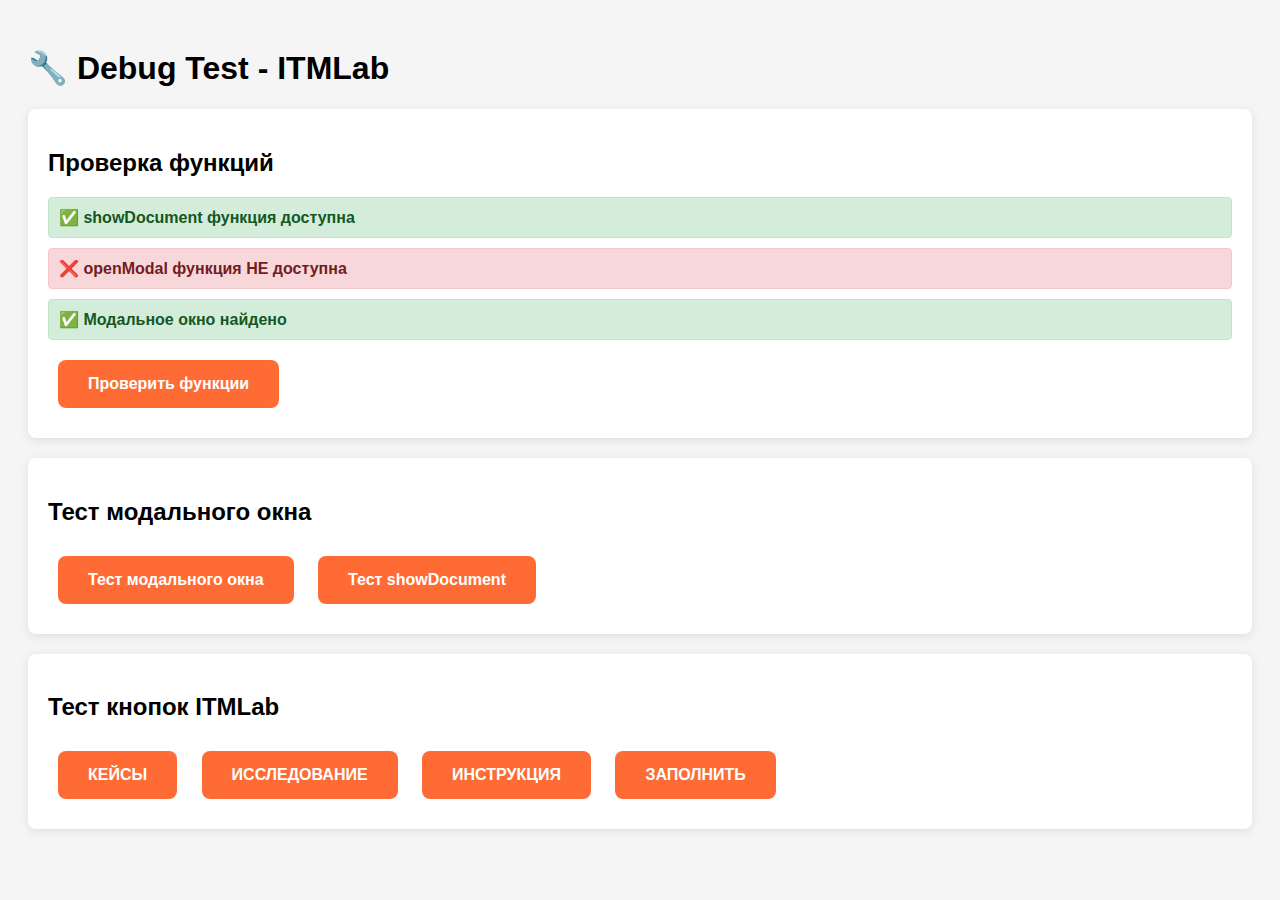
<file: debug-test.html>
<!DOCTYPE html>
<html lang="ru">
<head>
    <meta charset="UTF-8">
    <meta name="viewport" content="width=device-width, initial-scale=1.0">
    <title>Debug Test - ITMLab</title>
    <style>
        body {
            font-family: Arial, sans-serif;
            padding: 20px;
            background: #f5f5f5;
        }
        .test-section {
            background: white;
            padding: 20px;
            margin: 20px 0;
            border-radius: 8px;
            box-shadow: 0 2px 10px rgba(0,0,0,0.1);
        }
        .test-button {
            background: #ff6b35;
            color: white;
            border: none;
            padding: 15px 30px;
            margin: 10px;
            border-radius: 8px;
            cursor: pointer;
            font-size: 16px;
            font-weight: bold;
        }
        .test-button:hover {
            background: #e55a2b;
        }
        .modal-overlay {
            position: fixed;
            top: 0;
            left: 0;
            width: 100%;
            height: 100%;
            background-color: rgba(0, 0, 0, 0.85);
            display: none;
            justify-content: center;
            align-items: center;
            z-index: 9999;
        }
        .modal-content {
            background: #fff;
            padding: 30px;
            border-radius: 16px;
            max-width: 800px;
            width: 90%;
            max-height: 90vh;
            overflow: auto;
            position: relative;
        }
        .modal-close {
            position: absolute;
            top: 15px;
            right: 15px;
            background: none;
            border: none;
            font-size: 24px;
            color: #666;
            cursor: pointer;
        }
        .status {
            padding: 10px;
            margin: 10px 0;
            border-radius: 4px;
            font-weight: bold;
        }
        .status.success {
            background: #d4edda;
            color: #155724;
            border: 1px solid #c3e6cb;
        }
        .status.error {
            background: #f8d7da;
            color: #721c24;
            border: 1px solid #f5c6cb;
        }
    </style>
</head>
<body>
    <h1>🔧 Debug Test - ITMLab</h1>
    
    <div class="test-section">
        <h2>Проверка функций</h2>
        <div id="functionStatus"></div>
        <button onclick="checkFunctions()" class="test-button">Проверить функции</button>
    </div>
    
    <div class="test-section">
        <h2>Тест модального окна</h2>
        <button onclick="testModal()" class="test-button">Тест модального окна</button>
        <button onclick="testShowDocument()" class="test-button">Тест showDocument</button>
    </div>
    
    <div class="test-section">
        <h2>Тест кнопок ITMLab</h2>
        <button onclick="showDocument('https://drive.google.com/file/d/1lmzaZ0zuUC6h0k_fDg__UWQKyN1v1Gzq/preview', 'Кейсы ITMLAB')" class="test-button">
            КЕЙСЫ
        </button>
        <button onclick="showDocument('https://drive.google.com/file/d/1x735UqHFvJYN47W-2gvrVp0pidd8pE58/preview', 'Исследования')" class="test-button">
            ИССЛЕДОВАНИЕ
        </button>
        <button onclick="showDocument('https://docs.google.com/document/d/1KlwCrYa3IEZqZXPdyJggKvdKei1SKKAe/preview', 'Инструкция')" class="test-button">
            ИНСТРУКЦИЯ
        </button>
        <button onclick="showDocument('https://forms.gle/SSaSsLFFKh6ViT6F6', 'Отправьте проект')" class="test-button">
            ЗАПОЛНИТЬ
        </button>
    </div>

    <!-- Modal Overlay -->
    <div id="modalOverlay" class="modal-overlay">
        <div class="modal-content">
            <!-- Контент будет добавляться динамически -->
        </div>
    </div>

    <script>
        // Проверка функций
        function checkFunctions() {
            const statusDiv = document.getElementById('functionStatus');
            let status = '';
            
            // Проверяем showDocument
            if (typeof showDocument === 'function') {
                status += '<div class="status success">✅ showDocument функция доступна</div>';
            } else {
                status += '<div class="status error">❌ showDocument функция НЕ доступна</div>';
            }
            
            // Проверяем openModal
            if (typeof openModal === 'function') {
                status += '<div class="status success">✅ openModal функция доступна</div>';
            } else {
                status += '<div class="status error">❌ openModal функция НЕ доступна</div>';
            }
            
            // Проверяем модальное окно
            const modalOverlay = document.getElementById('modalOverlay');
            if (modalOverlay) {
                status += '<div class="status success">✅ Модальное окно найдено</div>';
            } else {
                status += '<div class="status error">❌ Модальное окно НЕ найдено</div>';
            }
            
            statusDiv.innerHTML = status;
        }
        
        // Тест модального окна
        function testModal() {
            const modalOverlay = document.getElementById('modalOverlay');
            const modalContent = modalOverlay.querySelector('.modal-content');
            
            modalContent.innerHTML = `
                <button class="modal-close" onclick="closeModal()">&times;</button>
                <h2>Тест модального окна</h2>
                <p>Если вы видите это сообщение, модальное окно работает!</p>
                <button onclick="closeModal()" class="test-button">Закрыть</button>
            `;
            
            modalOverlay.style.display = 'flex';
        }
        
        // Тест showDocument
        function testShowDocument() {
            if (typeof showDocument === 'function') {
                showDocument('https://www.google.com', 'Тест Google');
            } else {
                alert('showDocument функция недоступна!');
            }
        }
        
        // Закрытие модального окна
        function closeModal() {
            const modalOverlay = document.getElementById('modalOverlay');
            modalOverlay.style.display = 'none';
        }
        
        // Глобальная функция для показа документов
        window.showDocument = function(url, title) {
            console.log('Показываем документ:', url, title);
            
            const modalOverlay = document.getElementById('modalOverlay');
            const modalContent = modalOverlay.querySelector('.modal-content');
            
            if (!modalOverlay || !modalContent) {
                console.error('Модальное окно не найдено!');
                return;
            }
            
            modalContent.innerHTML = `
                <button class="modal-close" onclick="closeModal()">&times;</button>
                <h2 style="margin-bottom:16px;font-size:2rem;font-weight:800;">${title}</h2>
                <iframe src="${url}" width="100%" height="600" style="max-height:70vh;" frameborder="0" allowfullscreen></iframe>
            `;
            
            modalOverlay.style.display = 'flex';
        };
        
        // Закрытие по клику вне модального окна
        document.getElementById('modalOverlay').onclick = function(e) {
            if (e.target === this) {
                this.style.display = 'none';
            }
        };
        
        // Автоматическая проверка при загрузке
        window.onload = function() {
            setTimeout(checkFunctions, 100);
        };
    </script>
</body>
</html>
</file>
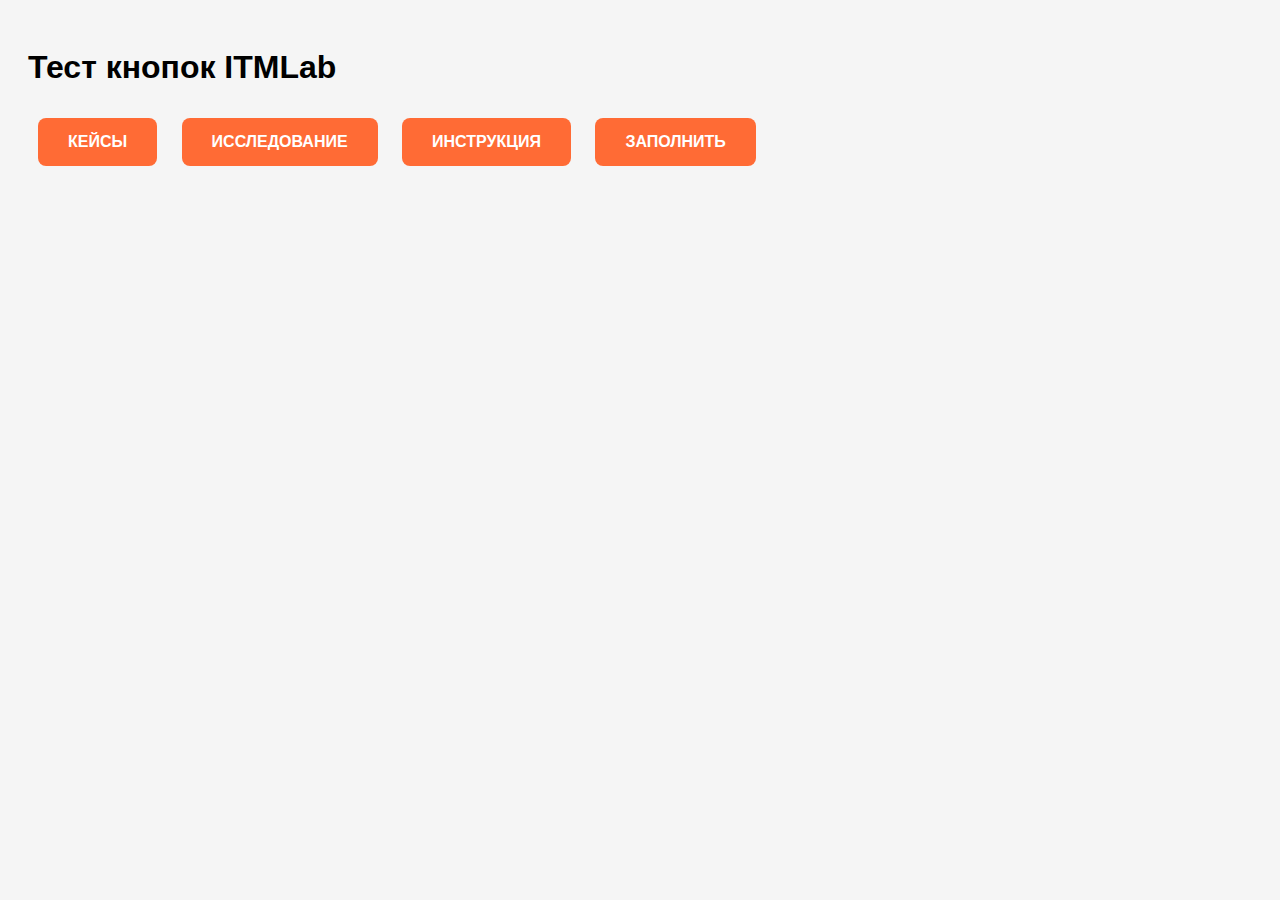
<file: test-buttons.html>
<!DOCTYPE html>
<html lang="ru">
<head>
    <meta charset="UTF-8">
    <meta name="viewport" content="width=device-width, initial-scale=1.0">
    <title>Button Test</title>
    <style>
        body {
            font-family: Arial, sans-serif;
            padding: 20px;
            background: #f5f5f5;
        }
        .test-button {
            background: #ff6b35;
            color: white;
            border: none;
            padding: 15px 30px;
            margin: 10px;
            border-radius: 8px;
            cursor: pointer;
            font-size: 16px;
            font-weight: bold;
        }
        .test-button:hover {
            background: #e55a2b;
        }
        .modal-overlay {
            position: fixed;
            top: 0;
            left: 0;
            width: 100%;
            height: 100%;
            background-color: rgba(0, 0, 0, 0.85);
            display: none;
            justify-content: center;
            align-items: center;
            z-index: 9999;
        }
        .modal-content {
            background: #fff;
            padding: 30px;
            border-radius: 16px;
            max-width: 800px;
            width: 90%;
            max-height: 90vh;
            overflow: auto;
            position: relative;
        }
        .modal-close {
            position: absolute;
            top: 15px;
            right: 15px;
            background: none;
            border: none;
            font-size: 24px;
            color: #666;
            cursor: pointer;
        }
    </style>
</head>
<body>
    <h1>Тест кнопок ITMLab</h1>
    
    <button class="test-button" onclick="showDocument('https://drive.google.com/file/d/1lmzaZ0zuUC6h0k_fDg__UWQKyN1v1Gzq/preview', 'Кейсы ITMLAB')">
        КЕЙСЫ
    </button>
    
    <button class="test-button" onclick="showDocument('https://drive.google.com/file/d/1x735UqHFvJYN47W-2gvrVp0pidd8pE58/preview', 'Исследования')">
        ИССЛЕДОВАНИЕ
    </button>
    
    <button class="test-button" onclick="showDocument('https://docs.google.com/document/d/1KlwCrYa3IEZqZXPdyJggKvdKei1SKKAe/preview', 'Инструкция')">
        ИНСТРУКЦИЯ
    </button>
    
    <button class="test-button" onclick="showDocument('https://forms.gle/SSaSsLFFKh6ViT6F6', 'Отправьте проект')">
        ЗАПОЛНИТЬ
    </button>

    <!-- Modal Overlay -->
    <div id="modalOverlay" class="modal-overlay">
        <div class="modal-content">
            <!-- Контент будет добавляться динамически -->
        </div>
    </div>

    <script>
        // Простая функция для показа документов
        function showDocument(url, title) {
            console.log('Показываем документ:', url, title);
            
            const modalOverlay = document.getElementById('modalOverlay');
            const modalContent = modalOverlay.querySelector('.modal-content');
            
            if (!modalOverlay || !modalContent) {
                console.error('Модальное окно не найдено!');
                return;
            }
            
            modalContent.innerHTML = `
                <button class="modal-close" onclick="closeModal()">&times;</button>
                <h2 style="margin-bottom:16px;font-size:2rem;font-weight:800;">${title}</h2>
                <iframe src="${url}" width="100%" height="600" style="max-height:70vh;" frameborder="0" allowfullscreen></iframe>
            `;
            
            modalOverlay.style.display = 'flex';
        }
        
        function closeModal() {
            const modalOverlay = document.getElementById('modalOverlay');
            modalOverlay.style.display = 'none';
        }
        
        // Закрытие по клику вне модального окна
        document.getElementById('modalOverlay').onclick = function(e) {
            if (e.target === this) {
                this.style.display = 'none';
            }
        };
    </script>
</body>
</html>
</file>
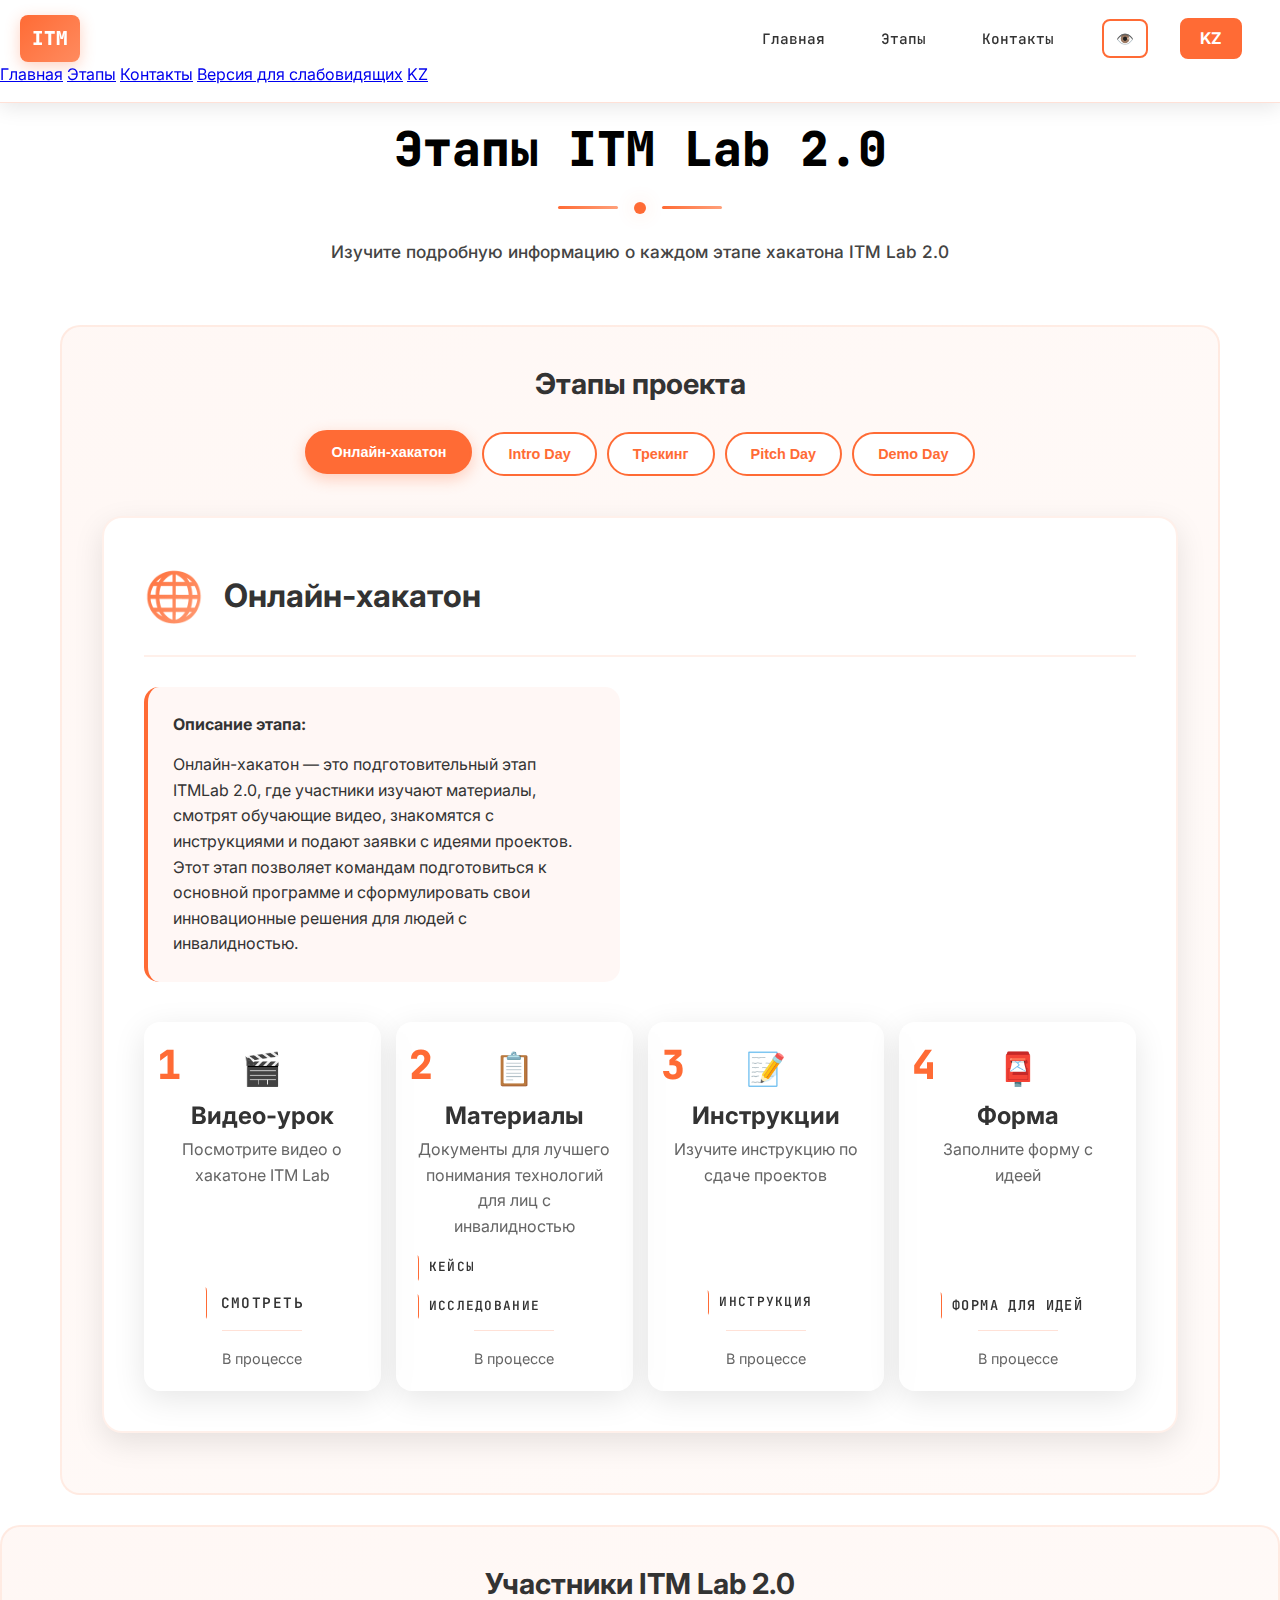
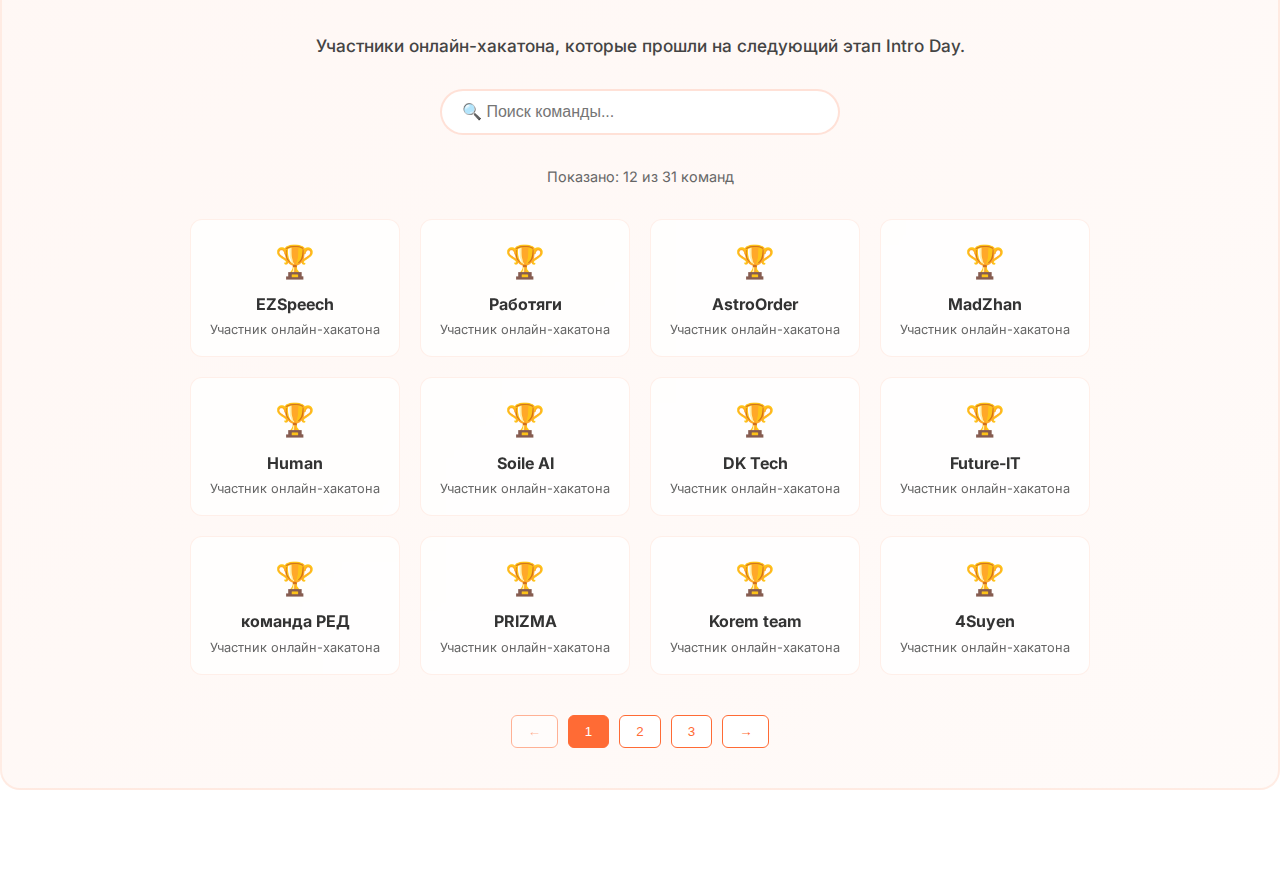
<file: winners.html>
<!DOCTYPE html>
<html lang="ru">
<head>
    <meta charset="UTF-8">
    <meta name="viewport" content="width=device-width, initial-scale=1.0">
    <meta http-equiv="x-ua-compatible" content="ie=edge">
    <link rel="dns-prefetch" href="https://fonts.googleapis.com">
    <link rel="dns-prefetch" href="https://fonts.gstatic.com">
    <meta name="renderer" content="webkit">
    <title>Участники ITM Lab 2.0 - Онлайн-хакатон</title>
    <link rel="stylesheet" href="styles.css">
    <link rel="preconnect" href="https://fonts.googleapis.com">
    <link rel="preconnect" href="https://fonts.gstatic.com" crossorigin>
    <link href="https://fonts.googleapis.com/css2?family=Inter:wght@400;500;600;700;800;900&family=JetBrains+Mono:wght@400;500;600;700;800;900&display=swap" rel="stylesheet">
    <link rel="preload" href="styles.css" as="style">
    <link rel="preload" href="script.js" as="script">
    <style>
        :root {
            --primary: #ff6b35;
            --primary-dark: #e55a2b;
            --secondary: #ffa07a;
            --accent: #ffdab9;
            --bg-primary: #ffffff;
            --bg-secondary: #fff5f0;
            --text-primary: #333333;
            --text-secondary: #666666;
            --glow: 0 0 20px rgba(255, 107, 53, 0.2);
            --glow-secondary: 0 0 15px rgba(255, 160, 122, 0.2);
        }
        
        * { margin: 0; padding: 0; box-sizing: border-box; }
        
        body { 
            font-family: 'Inter', sans-serif;
            background: var(--bg-primary);
            color: var(--text-primary);
            overflow-x: hidden;
            cursor: auto;
        }
        
        .container {
            max-width: 1200px;
            margin: 0 auto;
            padding: 0 20px;
        }
        
        .section {
            padding: 120px 0 80px 0;
        }
        
        .section-header {
            text-align: center;
            margin-bottom: 40px;
        }
        
        .section-title {
            font-size: 3rem;
            font-weight: 800;
            margin-bottom: 20px;
            color: var(--text-primary);
        }
        
        .section-divider {
            display: flex;
            align-items: center;
            justify-content: center;
            gap: 16px;
            margin: 24px 0;
        }
        
        .divider-line {
            width: 60px;
            height: 3px;
            background: linear-gradient(90deg, var(--primary), var(--secondary));
            border-radius: 2px;
        }
        
        .divider-dot {
            width: 12px;
            height: 12px;
            background: var(--primary);
            border-radius: 50%;
            box-shadow: var(--glow);
        }
        
        .search-section {
            margin: 30px 0;
            text-align: center;
        }
        
        .search-input {
            width: 100%;
            max-width: 400px;
            padding: 12px 20px;
            border: 2px solid rgba(255, 107, 53, 0.2);
            border-radius: 25px;
            font-size: 1rem;
            background: white;
            transition: all 0.3s ease;
        }
        
        .search-input:focus {
            outline: none;
            border-color: var(--primary);
            box-shadow: 0 0 10px rgba(255, 107, 53, 0.2);
        }
        
        /* Header and Navigation Styles */
        .header {
            position: fixed;
            top: 0;
            width: 100%;
            z-index: 999;
            padding: 15px 0;
            transition: all 0.3s ease;
            background: rgba(255, 255, 255, 0.95);
            backdrop-filter: blur(20px);
            -webkit-backdrop-filter: blur(20px);
            border-bottom: 1px solid rgba(255, 107, 53, 0.2);
            box-shadow: 0 4px 20px rgba(0, 0, 0, 0.1);
        }
        
        .nav {
            max-width: 1400px;
            margin: 0 auto;
            display: flex;
            justify-content: space-between;
            align-items: center;
            padding: 0 20px;
            background: transparent;
            box-shadow: none;
        }
        
        .nav-actions {
            display: flex;
            align-items: center;
            gap: 20px;
            margin-left: auto;
            order: 2;
        }
        
        .nav-links {
            display: flex;
            gap: 20px;
            list-style: none;
            margin-right: 10px;
        }
        
        .logo {
            display: flex;
            align-items: center;
            gap: 8px;
            text-decoration: none;
            color: #333;
            font-size: 1.5rem;
            font-weight: 800;
            font-family: 'JetBrains Mono', monospace;
        }
        
        .logo-box {
            padding: 8px 12px;
            background: linear-gradient(135deg, var(--primary) 0%, #ff8b5f 100%);
            border-radius: 8px;
            color: white;
            font-weight: 800;
            font-size: 1.2rem;
            transition: all 0.3s ease;
            box-shadow: 0 4px 15px rgba(255, 107, 53, 0.3);
        }
        
        .logo:hover .logo-box {
            transform: scale(1.05);
            box-shadow: 0 6px 20px rgba(255, 107, 53, 0.4);
        }
        
        .nav-link {
            color: #333;
            text-decoration: none;
            font-family: 'JetBrains Mono', monospace;
            font-size: 0.9rem;
            font-weight: 500;
            padding: 8px 12px;
            border-radius: 8px;
            transition: all 0.3s ease;
            position: relative;
        }
        
        .nav-link::before {
            content: '';
            position: absolute;
            bottom: -2px;
            left: 50%;
            width: 0;
            height: 2px;
            background: var(--primary);
            transition: all 0.3s ease;
            transform: translateX(-50%);
        }
        
        .nav-link:hover {
            color: var(--primary);
            background: rgba(255, 107, 53, 0.1);
        }
        
        .nav-link:hover::before {
            width: 80%;
        }
        
        .mobile-menu-btn {
            display: none;
            flex-direction: column;
            gap: 4px;
            background: none;
            border: none;
            cursor: pointer;
        }
        
        .mobile-menu-btn span {
            width: 25px;
            height: 2px;
            background: var(--primary);
            transition: all 0.3s ease;
        }
        
        @media (max-width: 768px) {
            .nav-links {
                display: none;
            }
            
            .mobile-menu-btn {
                display: flex;
            }
        }
        
        .winners-grid {
            display: grid;
            grid-template-columns: repeat(4, 1fr);
            gap: 20px;
            margin: 30px auto 0 auto;
            max-width: 900px;
        }
        
        .winner-card {
            padding: 16px;
            border-radius: 12px;
            text-align: center;
            transition: all 0.3s ease;
            background: rgba(255, 255, 255, 0.8);
            backdrop-filter: blur(10px);
            border: 1px solid rgba(255, 107, 53, 0.1);
            cursor: pointer;
            position: relative;
            display: flex;
            flex-direction: column;
            justify-content: flex-start;
        }
        
        .winner-card:hover {
            transform: translateY(-3px);
            box-shadow: 0 8px 25px rgba(255, 107, 53, 0.15);
            border-color: var(--primary);
        }
        
        .winner-card h3 {
            font-weight: 700;
            font-size: 1rem;
            margin-bottom: 6px;
            color: #333;
        }
        
        .winner-card p {
            color: #666;
            font-size: 0.8rem;
            margin: 0;
        }
        
        .winner-card .emoji {
            font-size: 2rem;
            margin-bottom: 8px;
        }
        

        
        .pagination {
            display: flex;
            justify-content: center;
            align-items: center;
            gap: 10px;
            margin-top: 40px;
        }
        
        .pagination button {
            padding: 8px 16px;
            border: 1px solid var(--primary);
            background: white;
            color: var(--primary);
            border-radius: 6px;
            cursor: pointer;
            transition: all 0.3s ease;
        }
        
        .pagination button:hover,
        .pagination button.active {
            background: var(--primary);
            color: white;
        }
        
        .pagination button:disabled {
            opacity: 0.5;
            cursor: not-allowed;
        }
        

        
        .future-stages {
            margin-top: 60px;
            padding: 40px;
            background: linear-gradient(135deg, rgba(255, 107, 53, 0.05) 0%, rgba(255, 160, 122, 0.05) 100%);
            border-radius: 20px;
            border: 2px solid rgba(255, 107, 53, 0.1);
        }
        
        .stage-steps-grid {
            display: grid;
            width: 100%;
            grid-template-columns: repeat(4, 1fr);
            gap: 15px;
            align-items: stretch;
            justify-items: stretch;
            max-width: none;
        }
        .stage-steps-grid.single {
            grid-template-columns: 1fr;
            max-width: 320px;
        }
        @media (max-width: 768px) {
            .stage-steps-grid { 
                grid-template-columns: 1fr; 
                gap: 15px;
            }
        }
                .step-card {
            position: relative;
            width: 100%;
            height: 100%;
            min-height: 180px;
            flex: 1;
        }

        /* IntroDay Layout Styles */
        .intro-day-layout {
            display: grid;
            grid-template-columns: 2fr 1fr;
            gap: 30px;
            margin-top: 25px;
            align-items: start;
        }

        .intro-left {
            display: flex;
            flex-direction: column;
            gap: 20px;
        }

        .instruction-section {
            margin-top: 20px;
        }

        .instruction-card {
            display: flex;
            align-items: flex-start;
            gap: 15px;
            padding: 25px;
            border-radius: 16px;
            background: rgba(255, 255, 255, 0.95);
            backdrop-filter: blur(15px);
            border: 1px solid rgba(255, 107, 53, 0.15);
            box-shadow: 0 8px 25px rgba(0, 0, 0, 0.08);
            transition: all 0.3s ease;
        }

        .instruction-card:hover {
            transform: translateY(-2px);
            box-shadow: 0 12px 35px rgba(0, 0, 0, 0.12);
        }

        .instruction-icon {
            font-size: 2.8rem;
            flex-shrink: 0;
            margin-top: 5px;
        }

        .instruction-details h3 {
            margin: 0 0 10px 0;
            color: var(--text-primary);
            font-size: 1.3rem;
            font-weight: 700;
        }

        .instruction-details p {
            margin: 0 0 15px 0;
            color: var(--text-secondary);
            font-size: 0.95rem;
            line-height: 1.5;
        }

        .intro-right {
            position: sticky;
            top: 20px;
        }

        .countdown-container {
            text-align: center;
            padding: 25px;
            border-radius: 16px;
            background: linear-gradient(135deg, rgba(255, 107, 53, 0.12) 0%, rgba(255, 107, 53, 0.06) 100%);
            backdrop-filter: blur(15px);
            border: 1px solid rgba(255, 107, 53, 0.25);
            box-shadow: 0 8px 25px rgba(255, 107, 53, 0.1);
        }

        .countdown-container h3 {
            margin: 0 0 20px 0;
            color: var(--primary);
            font-size: 1.15rem;
            font-weight: 600;
        }

        .countdown-timer {
            display: grid;
            grid-template-columns: repeat(2, 1fr);
            gap: 15px;
            margin-bottom: 15px;
        }

        /* Locked timer styles */
        .locked-timer {
            display: grid;
            grid-template-columns: repeat(2, 1fr);
            gap: 12px;
            margin-top: 20px;
            padding: 20px;
            background: rgba(255, 255, 255, 0.3);
            border-radius: 16px;
            backdrop-filter: blur(10px);
            border: 1px solid rgba(255, 107, 53, 0.1);
        }

        .locked-timer-unit {
            display: flex;
            flex-direction: column;
            align-items: center;
            justify-content: center;
            padding: 16px 12px;
            background: rgba(255, 255, 255, 0.4);
            border-radius: 12px;
            backdrop-filter: blur(10px);
            border: 1px solid rgba(255, 107, 53, 0.1);
            min-height: 80px;
            position: relative;
        }

        .locked-timer-icon {
            font-size: 1.2rem;
            margin-bottom: 4px;
            opacity: 0.6;
        }

        .locked-timer-value {
            font-size: 1.6rem;
            font-weight: 700;
            color: var(--text-secondary);
            margin-bottom: 4px;
        }
        
        .locked-timer-label {
            font-size: 0.85rem;
            font-weight: 500;
            color: var(--text-secondary);
            opacity: 0.8;
        }

        .locked-message {
            grid-column: 1 / -1;
            text-align: center;
            padding: 16px;
            background: rgba(255, 107, 53, 0.1);
            border-radius: 12px;
            color: var(--text-secondary);
            font-weight: 600;
            margin-top: 12px;
            display: flex;
            align-items: center;
            justify-content: center;
            gap: 8px;
            font-size: 0.95rem;
        }

        .time-unit {
            text-align: center;
            padding: 12px 8px;
            background: rgba(255, 255, 255, 0.3);
            border-radius: 12px;
            backdrop-filter: blur(10px);
        }

        .time-value {
            display: block;
            font-size: 2rem;
            font-weight: 800;
            color: var(--primary);
            line-height: 1;
            margin-bottom: 8px;
        }
        
        .time-label {
            font-size: 0.8rem;
            color: var(--text-secondary);
            text-transform: uppercase;
            letter-spacing: 0.8px;
            font-weight: 600;
        }

        .target-date {
            font-size: 0.9rem;
            color: var(--text-tertiary);
            font-weight: 500;
            margin-top: 10px;
        }

        @media (max-width: 768px) {
            .intro-day-layout {
                grid-template-columns: 1fr;
                gap: 20px;
            }
            
            .intro-right {
                position: static;
            }
            
            .instruction-card {
                flex-direction: column;
                text-align: center;
                align-items: center;
            }
            
            .countdown-timer {
                grid-template-columns: repeat(2, 1fr);
                gap: 12px;
            }
            
            .time-value {
                font-size: 1.6rem;
            }
        }
        .step-number {
            position: absolute;
            top: 10px;
            left: 12px;
            font-weight: 800;
            color: var(--primary);
        }
        @media (max-width: 992px) {
            .future-stages { padding: 28px; }
        }
        @media (max-width: 700px) {
            .stage-steps-grid { gap: 14px; }
            .step-card { padding: 18px !important; }
        }
        @media (max-width: 480px) {
            .section-title { font-size: 1.6rem; }
            .stats { font-size: 0.9rem; }
            .winner-card h3 { font-size: 0.95rem; }
            
            .locked-timer {
                grid-template-columns: repeat(2, 1fr);
                gap: 8px;
            }
            
            .locked-timer-unit {
                padding: 12px 8px;
            }
            
            .locked-timer-value {
            font-size: 1rem;
        }
        
            .locked-timer-label {
                font-size: 0.7rem;
            }
            
            .stages-nav {
                flex-direction: column;
                gap: 8px;
            }
            
            .stage-nav-btn {
                padding: 8px 12px;
                font-size: 0.75rem;
            }
        }
        
        .stages-pagination {
            margin-bottom: 40px;
        }
        
        .stages-nav {
            display: flex;
            justify-content: center;
            gap: 10px;
            flex-wrap: wrap;
        }
        
        .stage-nav-btn {
            padding: 12px 24px;
            border: 2px solid var(--primary);
            background: white;
            color: var(--primary);
            border-radius: 25px;
            cursor: pointer;
            transition: all 0.3s ease;
            font-weight: 600;
            font-size: 0.9rem;
        }
        
        .stage-nav-btn:hover,
        .stage-nav-btn.active {
            background: var(--primary);
            color: white;
            transform: translateY(-2px);
            box-shadow: 0 5px 15px rgba(255, 107, 53, 0.3);
        }
        
        .stages-container {
            position: relative;
        }
        
        .stage-block {
            display: none;
            background: white;
            border-radius: 20px;
            padding: 40px;
            box-shadow: 0 10px 30px rgba(0, 0, 0, 0.1);
            border: 2px solid rgba(255, 107, 53, 0.1);
            margin-bottom: 20px;
        }
        
        .stage-block.active {
            display: block;
        }
        
        .stage-header {
            display: flex;
            align-items: center;
            gap: 20px;
            margin-bottom: 30px;
            padding-bottom: 20px;
            border-bottom: 2px solid rgba(255, 107, 53, 0.1);
        }
        
        .stage-icon {
            font-size: 3rem;
            background: linear-gradient(135deg, var(--primary), var(--secondary));
            -webkit-background-clip: text;
            -webkit-text-fill-color: transparent;
            background-clip: text;
        }
        
        .stage-header h2 {
            font-size: 2rem;
            font-weight: 700;
            color: var(--text-primary);
            margin: 0;
            flex-grow: 1;
        }
        
        .stage-status {
            padding: 8px 16px;
            border-radius: 20px;
            font-size: 0.8rem;
            font-weight: 700;
            text-transform: uppercase;
        }
        
        .stage-status.locked {
            background: #ff4757;
            color: white;
        }
        
        .stage-status.unlocked {
            background: #2ed573;
            color: white;
        }
        
        .stage-content {
            display: grid;
            grid-template-columns: 1fr 1fr;
            gap: 40px;
            align-items: start;
        }
        .stage-steps-grid {
            grid-column: 1 / -1;
        }
        
        .stage-description {
            background: rgba(255, 107, 53, 0.05);
            padding: 25px;
            border-radius: 15px;
            border-left: 4px solid var(--primary);
        }
        
        .stage-description p {
            margin: 0 0 15px 0;
            line-height: 1.6;
            color: var(--text-primary);
        }
        
        .stage-description p:last-child {
            margin-bottom: 0;
        }
        
        .participants-section {
            background: rgba(0, 0, 0, 0.02);
            padding: 25px;
            border-radius: 15px;
            border: 2px dashed rgba(255, 107, 53, 0.3);
        }
        
        .participants-section h3 {
            font-size: 1.2rem;
            font-weight: 600;
            color: var(--text-primary);
            margin-bottom: 20px;
            text-align: center;
        }
        
        .participants-placeholder {
            text-align: center;
            padding: 30px 20px;
        }
        
        .placeholder-icon {
            font-size: 4rem;
            margin-bottom: 20px;
            opacity: 0.5;
        }
        
        .participants-placeholder p {
            color: var(--text-secondary);
            line-height: 1.6;
            margin-bottom: 20px;
        }
        
        .placeholder-stats {
            display: flex;
            flex-direction: column;
            gap: 10px;
            align-items: center;
        }
        
        .placeholder-stats span {
            background: rgba(255, 107, 53, 0.1);
            padding: 8px 16px;
            border-radius: 20px;
            font-size: 0.9rem;
            color: var(--text-primary);
        }
        
        .grant-info,
        .investment-info {
            background: rgba(46, 213, 115, 0.1) !important;
            color: #2ed573 !important;
        }
        
        @media (max-width: 768px) {
            .stage-content {
                grid-template-columns: 1fr;
                gap: 20px;
            }
            
            .stage-header {
                flex-direction: column;
                text-align: center;
                gap: 15px;
            }
            
            .stage-header h2 {
                font-size: 1.5rem;
            }
            
            .stages-nav {
                gap: 8px;
            }
            
            .stage-nav-btn {
                padding: 10px 16px;
                font-size: 0.8rem;
            }
        }
        

        
        .stats {
            text-align: center;
            margin: 20px 0;
            color: var(--text-secondary);
            font-size: 0.9rem;
        }
        
        @media (max-width: 768px) {
            .winners-grid {
                grid-template-columns: repeat(2, 1fr);
                gap: 15px;
                max-width: 100%;
            }
            
            .winner-card {
                padding: 12px;
            }
            
            .winner-card h3 {
                font-size: 0.9rem;
            }
            
            .winner-card p {
                font-size: 0.7rem;
            }
            
            .winner-card .emoji {
                font-size: 1.5rem;
            }
            
            .locked-timer {
                gap: 12px;
            }
            
            .locked-timer-unit {
                padding: 15px 10px;
            }
            
            .locked-timer-value {
                font-size: 1.2rem;
            }
            
            .locked-timer-label {
                font-size: 0.8rem;
            }
            
            .locked-message {
                font-size: 0.9rem;
                padding: 12px;
            }
        }
    </style>
</head>
<body>
    <!-- Header -->
    <header class="header">
        <nav class="nav container glass-nav">
            <a href="index.html" class="logo">
                <div class="logo-box">ITM</div>
            </a>
            <div class="nav-actions">
                <div class="nav-links">
                    <a href="index.html" class="nav-link">Главная</a>
                    <a href="winners.html" class="nav-link">Этапы</a>
                    <a href="index.html#contact" class="nav-link">Контакты</a>
                </div>
                <a href="accessible-winners.html" class="accessibility-switch-btn" title="Версия для слабовидящих" style="margin-right: 12px; padding: 6px 12px; border-radius: 8px; border: 2px solid #ff6b35; background: transparent; color: #ff6b35; font-weight: 700; font-size: 0.9rem; text-decoration: none; display: inline-block; transition: all 0.3s ease;" onmouseover="this.style.background='#ff6b35'; this.style.color='#fff';" onmouseout="this.style.background='transparent'; this.style.color='#ff6b35';">👁️</a>
                <a href="winners.kz.html" id="langSwitchBtn" class="lang-switch-btn" style="margin-right: 18px; padding: 6px 18px; border-radius: 8px; border: 2px solid #ff6b35; background: #ff6b35; color: #fff; font-weight: 700; font-size: 1rem; text-decoration: none; display: inline-block;">KZ</a>
            </div>
            <button class="mobile-menu-btn">
                <span></span>
                <span></span>
                <span></span>
            </button>
        </nav>
        
        <!-- Mobile Menu -->
        <div class="mobile-menu">
            <div class="mobile-menu-content">
                <a href="index.html" class="mobile-nav-link">Главная</a>
                <a href="winners.html" class="mobile-nav-link">Этапы</a>
                <a href="index.html#contact" class="mobile-nav-link">Контакты</a>
                <a href="accessible-winners.html" class="mobile-nav-link">Версия для слабовидящих</a>
                <a href="winners.kz.html" class="mobile-nav-link">KZ</a>
            </div>
        </div>
    </header>
    
    <section class="section">
        <div class="container">
            <div class="section-header">
                <h1 class="section-title">Этапы ITM Lab 2.0</h1>
                <div class="section-divider">
                    <div class="divider-line"></div>
                    <div class="divider-dot"></div>
                    <div class="divider-line"></div>
                </div>
                <p style="max-width: 700px; margin: 24px auto 0 auto; color: #444; font-size: 1.08rem; text-align: center; font-weight: 500;">
                    Изучите подробную информацию о каждом этапе хакатона ITM Lab 2.0
                </p>
            </div>
            
            <div class="future-stages">
                <h3 style="text-align: center; font-size: 1.8rem; font-weight: 700; margin-bottom: 30px; color: #333;">Этапы проекта</h3>
                <div class="stages-pagination">
                    <div class="stages-nav">
                        <button class="stage-nav-btn active" onclick="showStage(1)">Онлайн‑хакатон</button>
                        <button class="stage-nav-btn" onclick="showStage(4)">Intro Day</button>
                        <button class="stage-nav-btn" onclick="showStage(3)">Трекинг</button>
                        <button class="stage-nav-btn" onclick="showStage(5)">Pitch Day</button>
                        <button class="stage-nav-btn" onclick="showStage(2)">Demo Day</button>
                    </div>
                </div>
                
                <div class="stages-container">
                    <!-- Этап 1: Онлайн хакатон (перенесенные шаги) -->
                    <div class="stage-block active" id="stage1">
                        <div class="stage-header">
                            <div class="stage-icon">🌐</div>
                            <h2>Онлайн‑хакатон</h2>

                        </div>
                        <div class="stage-content">
                            <div class="stage-description">
                                <p><strong>Описание этапа:</strong></p>
                                <p>Онлайн-хакатон — это подготовительный этап ITMLab 2.0, где участники изучают материалы, смотрят обучающие видео, знакомятся с инструкциями и подают заявки с идеями проектов. Этот этап позволяет командам подготовиться к основной программе и сформулировать свои инновационные решения для людей с инвалидностью.</p>
                            </div>
            
                            <div class="stage-steps-grid" id="project-steps">
                                <div class="step-card glass-effect" style="padding: 20px; border-radius: 16px; display:flex; flex-direction:column; align-items:center; min-height: 280px;">
                                    <div class="step-number">1</div>
                                    <div style="font-size: 2rem;">🎬</div>
                                    <h3 style="margin:8px 0 6px 0;">Видео‑урок</h3>
                                    <p style="text-align:center;color:#666;margin-bottom:12px;flex-grow:1;">Посмотрите видео о хакатоне ITM Lab</p>
                                    <a href="https://www.youtube.com/watch?v=dZO75Bcx10A" target="_blank" class="cyber-button" style="padding: 8px 16px; font-size: 0.9rem; text-decoration: none; display: inline-block;">Смотреть</a>
                                    <div class="step-status" style="font-size: 0.9rem; color: #666; margin-top: 8px;">В процессе</div>
                                </div>
                                <div class="step-card glass-effect" style="padding: 20px; border-radius: 16px; display:flex; flex-direction:column; align-items:center; min-height: 280px;">
                                    <div class="step-number">2</div>
                                    <div style="font-size: 2rem;">📋</div>
                                    <h3 style="margin:8px 0 6px 0;">Материалы</h3>
                                    <p style="text-align:center;color:#666;margin-bottom:12px;flex-grow:1;">Документы для лучшего понимания технологий для лиц с инвалидностью</p>
                                    <div style="display:flex;flex-direction:column;gap:6px;width:100%;">
                                        <a href="https://cdn.jsdelivr.net/gh/iteachme/itmlab2.0/assets/pdf/cases-itmlab_compressed.pdf" target="_blank" class="cyber-button" style="padding: 6px 12px; font-size: 0.8rem; text-decoration: none; display: inline-block;">КЕЙСЫ</a>
                                        <a href="https://cdn.jsdelivr.net/gh/iteachme/itmlab2.0/assets/pdf/research-itmlab.pdf" target="_blank" class="cyber-button" style="padding: 6px 12px; font-size: 0.8rem; text-decoration: none; display: inline-block;">ИССЛЕДОВАНИЕ</a>
                                    </div>
                                    <div class="step-status" style="font-size: 0.9rem; color: #666; margin-top: 8px;">В процессе</div>
                                </div>
                                <div class="step-card glass-effect" style="padding: 20px; border-radius: 16px; display:flex; flex-direction:column; align-items:center; min-height: 280px;">
                                    <div class="step-number">3</div>
                                    <div style="font-size: 2rem;">📝</div>
                                    <h3 style="margin:8px 0 6px 0;">Инструкции</h3>
                                    <p style="text-align:center;color:#666;margin-bottom:12px;flex-grow:1;">Изучите инструкцию по сдаче проектов</p>
                                    <a href="https://drive.google.com/file/d/1iXDztJeq7UCBPtPBU4M5Lrp0BHUCUlfA/view?usp=sharing" target="_blank" class="cyber-button" style="padding: 6px 12px; font-size: 0.8rem; margin-bottom: 4px; text-decoration: none; display: inline-block;">ИНСТРУКЦИЯ</a>
                                    <div class="step-status" style="font-size: 0.9rem; color: #666; margin-top: 8px;">В процессе</div>
                                </div>
                                <div class="step-card glass-effect" style="padding: 20px; border-radius: 16px; display:flex; flex-direction:column; align-items:center; min-height: 280px;">
                                    <div class="step-number">4</div>
                                    <div style="font-size: 2rem;">📮</div>
                                    <h3 style="margin:8px 0 6px 0;">Форма</h3>
                                    <p style="text-align:center;color:#666;margin-bottom:12px;flex-grow:1;">Заполните форму с идеей</p>
                                    <button class="cyber-button" style="padding: 8px 12px; font-size: 0.85rem;" onclick="window.open('https://forms.gle/B7rVBWxCXTGfPCm5A', '_blank')">ФОРМА ДЛЯ ИДЕЙ</button>
                                    <div class="step-status" style="font-size: 0.9rem; color: #666; margin-top: 8px;">В процессе</div>
                                </div>
                            </div>
                        </div>
                    </div>
                    
                    <!-- Этап 3: Трекинг -->
                    <div class="stage-block" id="stage3">
                        <div class="stage-header">
                            <div class="stage-icon">📊</div>
                            <h2>Трекинг</h2>
                            <div class="stage-status" style="background:#ff6b35;color:#fff;">НАЧАЛСЯ</div>
                        </div>
                        <div class="stage-content">
                            <div class="stage-description">
                                <p><strong>Описание этапа:</strong></p>
                                <p>Трекинг — это этап интенсивной доработки проектов в рамках ITMLab 2.0, который проходит с 30 сентября по 27 октября. На этом этапе 21 команда работает с персональными трекерами: каждой команде предоставляется 2 трекера — 1 технический трекер для решения технических задач и 1 бизнес-трекер для решения бизнес-задач. Цель этапа — доработать проекты до уровня готовности к внедрению и подготовить команды к финальной презентации.</p>
                            </div>
                            
                            <div class="countdown-timer" id="trackingCountdown">
                                <div class="timer-unit">
                                    <div class="timer-icon">📅</div>
                                    <div class="timer-value" id="trackingDays">00</div>
                                    <div class="timer-label">Дней</div>
                                </div>
                                <div class="timer-unit">
                                    <div class="timer-icon">⏰</div>
                                    <div class="timer-value" id="trackingHours">00</div>
                                    <div class="timer-label">Часов</div>
                                </div>
                                <div class="timer-unit">
                                    <div class="timer-icon">⏱️</div>
                                    <div class="timer-value" id="trackingMinutes">00</div>
                                    <div class="timer-label">Минут</div>
                                </div>
                                <div class="timer-unit">
                                    <div class="timer-icon">⏳</div>
                                    <div class="timer-value" id="trackingSeconds">00</div>
                                    <div class="timer-label">Секунд</div>
                                </div>
                                <div class="timer-message">
                                    ⏰ До окончания трекинга
                                </div>
                            </div>
                        </div>
                    </div>
                    
                    <!-- Этап 4: Intro Day -->
                    <div class="stage-block" id="stage4">
                        <div class="stage-header">
                            <div class="stage-icon">🎯</div>
                            <h2>Intro Day</h2>
                            <div class="stage-status" style="background:#22c55e;color:#fff;">ПРОЙДЕН</div>
                        </div>
                        <div class="stage-content">
                            <div class="stage-description">
                                <p><strong>Описание этапа:</strong></p>
                                <p>Intro Day — это промежуточная очная защита проектов в рамках ITMLab 2.0. На этом этапе команды представляют текущие результаты работы перед жюри, получают экспертную обратную связь и рекомендации по дальнейшей доработке. Цель этапа — оценить прогресс, проверить готовность проекта к следующей стадии и отобрать 20 лучших команд для участия в трекинге.</p>
                            </div>
                            
                            <div class="locked-timer">
                                <div class="locked-timer-unit">
                                    <div class="locked-timer-icon">📅</div>
                                    <div class="locked-timer-value" id="days">00</div>
                                    <div class="locked-timer-label">Дни</div>
                                    </div>
                                <div class="locked-timer-unit">
                                    <div class="locked-timer-icon">⏰</div>
                                    <div class="locked-timer-value" id="hours">00</div>
                                    <div class="locked-timer-label">Часы</div>
                                </div>
                                <div class="locked-timer-unit">
                                    <div class="locked-timer-icon">⏱️</div>
                                    <div class="locked-timer-value" id="minutes">00</div>
                                    <div class="locked-timer-label">Минуты</div>
                            </div>
                                <div class="locked-timer-unit">
                                    <div class="locked-timer-icon">⏳</div>
                                    <div class="locked-timer-value" id="seconds">00</div>
                                    <div class="locked-timer-label">Секунды</div>
                                </div>
                                <div class="locked-message">
                                    17 сентября 2025
                        </div>
                    </div>
                 </div>
                 
                 <div class="stage-steps-grid single" style="grid-column: 1 / -1; margin-top: 20px;">
                     <div class="step-card glass-effect" style="padding: 20px; border-radius: 16px; display:flex; flex-direction:column; align-items:center; min-height: 280px;">
                         <div class="step-number">1</div>
                         <div style="font-size: 2rem;">📝</div>
                         <h3 style="margin:8px 0 6px 0;">Инструкция по подготовке</h3>
                         <p style="text-align:center;color:#666;margin-bottom:12px;flex-grow:1;">Пошаговое руководство для презентации на Intro Day</p>
                         <a href="https://drive.google.com/file/d/1iXDztJeq7UCBPtPBU4M5Lrp0BHUCUlfA/view?usp=sharing" target="_blank" class="cyber-button" style="padding: 8px 16px; font-size: 0.9rem; text-decoration: none; display: inline-block;">ОТКРЫТЬ PDF</a>
                     </div>
                 </div>
         </div>
                     </div>
                    
                    <!-- Этап 5: Pitch Day -->
                    <div class="stage-block" id="stage5">
                        <div class="stage-header">
                            <div class="stage-icon">🏆</div>
                            <h2>Pitch Day</h2>
                            <div class="stage-status" style="background:#22c55e;color:#fff;">ПРОЙДЕН</div>
                        </div>
                        <div class="stage-content">
                            <div class="stage-description">
                                <p><strong>Описание этапа:</strong></p>
                                <p>Pitch Day - это этап, на котором команды презентовали доработанные проекты и бизнес-модели. 10 команд получили гранты в размере 600.000 тенге на разработку своих прототипов!</p>
                            </div>
                        </div>
                    </div>
                
                <!-- Этап 2: Demo Day -->
                <div class="stage-block" id="stage2">
                    <div class="stage-header">
                        <div class="stage-icon">🧪</div>
                        <h2>Demo Day</h2>
                        <div class="stage-status locked">БЛОКИРОВАНО</div>
            </div>
                    <div class="stage-content">
                                                    <div class="stage-description">
                                <p><strong>Описание этапа:</strong></p>
                                <p>Demo Day — это финальное мероприятие ITMLab 2.0, где 10 лучших команд представляют готовые к внедрению проекты перед инвесторами, представителями бизнеса, государственных структур и партнёрских организаций. Этап направлен на установление деловых контактов, поиск инвестиций и заключение партнёрств для дальнейшего роста и масштабирования проектов.</p>
                </div>
                        
                        <div class="locked-timer">
                            <div class="locked-timer-unit">
                                <div class="locked-timer-icon">📅</div>
                                <div class="locked-timer-value">--</div>
                                <div class="locked-timer-label">Дней</div>
            </div>
                            <div class="locked-timer-unit">
                                <div class="locked-timer-icon">⏰</div>
                                <div class="locked-timer-value">--</div>
                                <div class="locked-timer-label">Часов</div>
                            </div>
                            <div class="locked-timer-unit">
                                <div class="locked-timer-icon">⏱️</div>
                                <div class="locked-timer-value">--</div>
                                <div class="locked-timer-label">Минут</div>
                            </div>
                            <div class="locked-timer-unit">
                                <div class="locked-timer-icon">⏳</div>
                                <div class="locked-timer-value">--</div>
                                <div class="locked-timer-label">Секунд</div>
                            </div>
                            <div class="locked-message">
                                🔒 Отсчет еще не начался
                            </div>
                        </div>
                    </div>
                </div>
            </div>
        </div>
    </div>
            
            <!-- Winners Section -->
            <div class="winners-section" style="margin-top: 30px;">
                <div class="future-stages" style="margin-top: 0;">
                    <h3 style="text-align: center; font-size: 1.8rem; font-weight: 700; margin-bottom: 30px; color: #333;" id="winnersTitle">Участники ITM Lab 2.0</h3>
                    <p style="max-width: 700px; margin: 0 auto 30px auto; color: #444; font-size: 1.08rem; text-align: center; font-weight: 500;" id="winnersDescription">
                        Участники онлайн-хакатона, которые прошли на следующий этап Intro Day.
                    </p>
                    
                    <div class="search-section">
                        <input type="text" class="search-input" placeholder="🔍 Поиск команды..." id="searchInput">
            </div>
                    
                    <div class="stats" id="stats">
                        Показано: <span id="shownCount">12</span> из <span id="totalCount">31</span> команд
                </div>
                    
                    <div class="winners-grid" id="winnersGrid">
                        <!-- Карточки будут добавлены через JavaScript -->
            </div>
                    
                    <div class="pagination" id="pagination">
                        <!-- Пагинация будет добавлена через JavaScript -->
        </div>
    </div>
            </div>
        </div>
    </section>
    


    <script>
        // Победители по этапам (демо-данные). При обновлении этапов дополняйте соответствующие массивы
        const winnersByStage = {
            online: [
                { name: "EZSpeech", emoji: "🏆" },
                { name: "Работяги", emoji: "🏆" },
                { name: "AstroOrder", emoji: "🏆" },
                { name: "MadZhan", emoji: "🏆" },
                { name: "Human", emoji: "🏆" },
                { name: "Soile AI", emoji: "🏆" },
                { name: "DK Tech", emoji: "🏆" },
                { name: "Future-IT", emoji: "🏆" },
                { name: "команда РЕД", emoji: "🏆" },
                { name: "PRIZMA", emoji: "🏆" },
                { name: "Korem team", emoji: "🏆" },
                { name: "4Suyen", emoji: "🏆" },
                { name: "Involve", emoji: "🏆" },
                { name: "Visual Mind", emoji: "🏆" },
                { name: "Juno", emoji: "🏆" },
                { name: "Ainala AI", emoji: "🏆" },
                { name: "CALVADOS (Кальвадос)", emoji: "🏆" },
                { name: "2731", emoji: "🏆" },
                { name: "NEUHARMONY", emoji: "🏆" },
                { name: "Sana", emoji: "🏆" },
                { name: "SAMGA", emoji: "🏆" },
                { name: "Qolda", emoji: "🏆" },
                { name: "ASAR", emoji: "🏆" },
                { name: "MEZU", emoji: "🏆" },
                { name: "QAMQOR", emoji: "🏆" },
                { name: "ЯРядом", emoji: "🏆" },
                { name: "CaseX", emoji: "🏆" },
                { name: "Popeyes", emoji: "🏆" },
                { name: "JanaSolve", emoji: "🏆" },
                { name: "Birge", emoji: "🏆" },
                { name: "Online Travel Access", emoji: "🏆" }
            ],
            demoday: [],
            tracking: [],
            introday: [
                { name: "CALVADOS", emoji: "🏆" },
                { name: "Soile AI", emoji: "🏆" },
                { name: "MadZhan", emoji: "🏆" },
                { name: "SAMGA", emoji: "🏆" },
                { name: "NIS caseX", emoji: "🏆" },
                { name: "Future IT", emoji: "🏆" },
                { name: "Körem", emoji: "🏆" },
                { name: "NeuHarmony", emoji: "🏆" },
                { name: "MilaAI", emoji: "🏆" },
                { name: "MindShield", emoji: "🏆" },
                { name: "Visual Mind", emoji: "🏆" },
                { name: "Online Travel Access", emoji: "🏆" },
                { name: "NextAbility", emoji: "🏆" },
                { name: "Involve", emoji: "🏆" },
                { name: "Sana", emoji: "🏆" },
                { name: "Asar", emoji: "🏆" },
                { name: "4Suyen", emoji: "🏆" },
                { name: "Ceolina", emoji: "🏆" },
                { name: "MEZU", emoji: "🏆" },
                { name: "HandInHand", emoji: "🏆" },
                { name: "1+1", emoji: "🏆" }
            ],
            pitchday: [
                { name: "Ai-komekshi", emoji: "🏆", description: "Адаптированная платформа на основе искусственного интеллекта для трудоустройства лиц с инвалидностью" },
                { name: "Ceolina", emoji: "🏆", description: "Интерактивная арт-терапевтическая платформа, развивающая социальные и эмоциональные навыки детей с расстройствами аутистического спектра" },
                { name: "MindShield", emoji: "🏆", description: "AI-платформа, которая анализирует движения пальцев для раннего скрининга болезни Паркинсона" },
                { name: "Mila4AI", emoji: "🏆", description: "Инновационное решение для расширения доступа к логопедической помощи детям с тяжёлыми нарушениями речи" },
                { name: "Samga", emoji: "🏆", description: "Веб-платформа с интерактивными терапевтическими играми для детей с инвалидностью" },
                { name: "Future IT", emoji: "🏆", description: "Смарт-очки для людей с нарушением зрения, распознающие текст и озвучивающие его в реальном времени" },
                { name: "NIS CaseX", emoji: "🏆", description: "Трость с искусственным интеллектом и 3D-звуком для безопасного передвижения лиц с нарушением зрения" },
                { name: "MadZhan", emoji: "🏆", description: "Умные очки для лиц с нарушением слуха, обеспечивающие безопасную навигацию и коммуникацию" },
                { name: "Calvados", emoji: "🏆", description: "Компьютерная мышь, управляемая ртом, для пользователей с ограниченной подвижностью" },
                { name: "NextAbility", emoji: "🏆", description: "Интерактивная внутриротовая капа с элементами AI для управления инвалидной коляской и цифровыми устройствами" }
            ]
        };

        const stageLabel = {
            online: 'Участник онлайн-хакатона',
            demoday: 'Победитель Demo Day',
            tracking: 'Победитель трекинга',
            introday: 'Участник Intro Day',
            pitchday: 'Победитель Pitch Day'
        };

        const stageDescription = {
            online: 'Участники онлайн-хакатона, которые прошли на следующий этап Intro Day.',
            demoday: 'Поздравляем финалистов ITM Lab 2.0! Эти 10 команд успешно прошли все этапы и готовы представить свои проекты инвесторам и партнерам.',
            tracking: 'Поздравляем команды, прошедшие трекинг ITM Lab 2.0! Эти 21 команда интенсивно доработала свои проекты и готова к финальной презентации.',
            introday: 'Поздравляем команды, прошедшие Intro Day ITM Lab 2.0! Эти 21 команда успешно представили свои проекты и прошли на следующий этап - Трекинг.',
            pitchday: 'Поздравляем победителей Pitch Day ITM Lab 2.0! Эти 10 команд успешно презентовали свои проекты и получили гранты в размере 600.000 тенге на разработку своих прототипов!'
        };

        const stageTeamCount = {
            online: 31,
            demoday: 10,
            tracking: 21,
            introday: 21,
            pitchday: 10
        };

        const stageKeyByNumber = { 1: 'online', 2: 'demoday', 3: 'tracking', 4: 'introday', 5: 'pitchday' };
        let currentStage = 'online';

        let currentPage = 1;
        const itemsPerPage = 12;
        let filteredTeams = [...winnersByStage[currentStage]];

        // Countdown Timer Function
        function initCountdown() {
            // Устанавливаем дату на 17 сентября 2025 года (полночь)
            const targetDate = new Date('2025-09-17T00:00:00').getTime();
            
            function updateCountdown() {
                const now = new Date().getTime();
                const distance = targetDate - now;
                
                if (distance < 0) {
                    const timerEl = document.getElementById('countdownTimer');
                    if (timerEl) {
                        timerEl.innerHTML = '<div style="color: var(--primary); font-size: 1.2rem;">Событие началось!</div>';
                    }
                    return;
                }
                
                const days = Math.floor(distance / (1000 * 60 * 60 * 24));
                const hours = Math.floor((distance % (1000 * 60 * 60 * 24)) / (1000 * 60 * 60));
                const minutes = Math.floor((distance % (1000 * 60 * 60)) / (1000 * 60));
                const seconds = Math.floor((distance % (1000 * 60)) / 1000);
                
                // Обновляем таймер только если элементы существуют
                const daysEl = document.getElementById('days');
                const hoursEl = document.getElementById('hours');
                const minutesEl = document.getElementById('minutes');
                const secondsEl = document.getElementById('seconds');
                
                if (daysEl && hoursEl && minutesEl && secondsEl) {
                    daysEl.textContent = String(days).padStart(2, '0');
                    hoursEl.textContent = String(hours).padStart(2, '0');
                    minutesEl.textContent = String(minutes).padStart(2, '0');
                    secondsEl.textContent = String(seconds).padStart(2, '0');
                }
            }
            
            updateCountdown();
            setInterval(updateCountdown, 1000);
        }

        // Tracking Countdown Timer Function
        function initTrackingCountdown() {
            // Устанавливаем дату на 27 октября 2025 года (23:59)
            const targetDate = new Date('2025-10-27T23:59:59').getTime();
            
            function updateTrackingCountdown() {
                const now = new Date().getTime();
                const distance = targetDate - now;
                
                if (distance < 0) {
                    const timerEl = document.getElementById('trackingCountdown');
                    if (timerEl) {
                        timerEl.innerHTML = '<div style="color: var(--primary); font-size: 1.2rem;">Трекинг завершен!</div>';
                    }
                    return;
                }
                
                const days = Math.floor(distance / (1000 * 60 * 60 * 24));
                const hours = Math.floor((distance % (1000 * 60 * 60 * 24)) / (1000 * 60 * 60));
                const minutes = Math.floor((distance % (1000 * 60 * 60)) / (1000 * 60));
                const seconds = Math.floor((distance % (1000 * 60)) / 1000);
                
                // Обновляем таймер трекинга
                const daysEl = document.getElementById('trackingDays');
                const hoursEl = document.getElementById('trackingHours');
                const minutesEl = document.getElementById('trackingMinutes');
                const secondsEl = document.getElementById('trackingSeconds');
                
                if (daysEl && hoursEl && minutesEl && secondsEl) {
                    daysEl.textContent = String(days).padStart(2, '0');
                    hoursEl.textContent = String(hours).padStart(2, '0');
                    minutesEl.textContent = String(minutes).padStart(2, '0');
                    secondsEl.textContent = String(seconds).padStart(2, '0');
                }
            }
            
            updateTrackingCountdown();
            setInterval(updateTrackingCountdown, 1000);
        }

        // Инициализация
        document.addEventListener('DOMContentLoaded', function() {
            renderTeams();
            renderPagination();
            setupSearch();
            initCountdown();
            initTrackingCountdown();
        });

        // Рендер команд
        function renderTeams() {
            const grid = document.getElementById('winnersGrid');
            const startIndex = (currentPage - 1) * itemsPerPage;
            const endIndex = startIndex + itemsPerPage;
            const teamsToShow = filteredTeams.slice(startIndex, endIndex);

            grid.innerHTML = teamsToShow.map(team => {
                const description = team.description ? `<p style="font-size: 0.75rem; color: #666; margin-top: 8px; line-height: 1.4;">${team.description}</p>` : '';
                return `
                <div class="winner-card" style="${currentStage === 'pitchday' ? 'min-height: 200px;' : ''}">
                    <div class="emoji">${team.emoji}</div>
                    <h3>${team.name}</h3>
                    <p>${stageLabel[currentStage]}</p>
                    ${description}
                </div>
            `;
            }).join('');

            updateStats();
        }

        // Пагинация
        function renderPagination() {
            const totalPages = Math.ceil(filteredTeams.length / itemsPerPage);
            const pagination = document.getElementById('pagination');
            
            let paginationHTML = '';
            
            // Кнопка "Предыдущая"
            paginationHTML += `<button onclick="changePage(${currentPage - 1})" ${currentPage === 1 ? 'disabled' : ''}>←</button>`;
            
            // Номера страниц
            for (let i = 1; i <= totalPages; i++) {
                if (i === 1 || i === totalPages || (i >= currentPage - 1 && i <= currentPage + 1)) {
                    paginationHTML += `<button onclick="changePage(${i})" class="${i === currentPage ? 'active' : ''}">${i}</button>`;
                } else if (i === currentPage - 2 || i === currentPage + 2) {
                    paginationHTML += `<span>...</span>`;
                }
            }
            
            // Кнопка "Следующая"
            paginationHTML += `<button onclick="changePage(${currentPage + 1})" ${currentPage === totalPages ? 'disabled' : ''}>→</button>`;
            
            pagination.innerHTML = paginationHTML;
        }

        function changePage(page) {
            const totalPages = Math.ceil(filteredTeams.length / itemsPerPage);
            if (page >= 1 && page <= totalPages) {
                currentPage = page;
                renderTeams();
                renderPagination();
            }
        }

        // Поиск
        function setupSearch() {
            const searchInput = document.getElementById('searchInput');
            searchInput.addEventListener('input', function() {
                const searchTerm = this.value.toLowerCase();
                const base = winnersByStage[currentStage];
                filteredTeams = base.filter(team => 
                    team.name.toLowerCase().includes(searchTerm)
                );
                currentPage = 1;
                renderTeams();
                renderPagination();
            });
        }

        function updateStats() {
            document.getElementById('shownCount').textContent = Math.min(itemsPerPage, filteredTeams.length - (currentPage - 1) * itemsPerPage);
            document.getElementById('totalCount').textContent = filteredTeams.length;
        }

        // Функция для переключения между этапами
        function showStage(stageNumber) {
            // Переключаем контент этапов
            const stages = document.querySelectorAll('.stage-block');
            stages.forEach(stage => stage.classList.remove('active'));
            
            // Убираем активный класс со всех кнопок
            const buttons = document.querySelectorAll('.stage-nav-btn');
            buttons.forEach(btn => btn.classList.remove('active'));
            
            // Показываем выбранный этап
            document.getElementById(`stage${stageNumber}`).classList.add('active');
            
            // Делаем активной соответствующую кнопку
            const activeButton = document.querySelector(`[onclick="showStage(${stageNumber})"]`);
            if (activeButton) {
                activeButton.classList.add('active');
            }

            // Обновляем победителей под выбранный этап
            const key = stageKeyByNumber[stageNumber];
            currentStage = key;
            const searchTerm = (document.getElementById('searchInput').value || '').toLowerCase();
            const base = winnersByStage[currentStage];
            filteredTeams = searchTerm ? base.filter(t => t.name.toLowerCase().includes(searchTerm)) : [...base];
            currentPage = 1;
            renderTeams();
            renderPagination();
            updateStageCaption(key);
            
            // Обновляем описание победителей
            updateWinnersDescription(key);
            
            // Если переключились на IntroDay, запустим таймер
            if (stageNumber === 4) {
                setTimeout(initCountdown, 100);
            }
        }

        // Обновление заголовка этапа
        function updateStageCaption(stageKey) {
            const captionEl = document.querySelector('.winners-title');
            if (captionEl) {
                const stageNames = {
                    'online': 'Онлайн-хакатона',
                    'demoday': 'Demo Day',
                    'tracking': 'Трекинга',
                    'introday': 'Intro Day',
                    'pitchday': 'Pitch Day'
                };
                captionEl.textContent = `Победители ${stageNames[stageKey] || stageKey} ITM Lab 2.0`;
            }
        }

        // Обновление описания победителей
        function updateWinnersDescription(stageKey) {
            const descriptionEl = document.getElementById('winnersDescription');
            if (descriptionEl && stageDescription[stageKey]) {
                descriptionEl.textContent = stageDescription[stageKey];
            }
            
            // Обновляем заголовок секции победителей
            const titleEl = document.getElementById('winnersTitle');
            if (titleEl) {
                const stageNames = {
                    'online': 'Победители онлайн-хакатона',
                    'demoday': 'Победители Demo Day',
                    'tracking': 'Победители трекинга',
                    'introday': 'Участники Intro Day',
                    'pitchday': 'Победители Pitch Day - обладатели грантов'
                };
                titleEl.textContent = stageNames[stageKey] || 'Участники ITM Lab 2.0';
            }
            
            // Обновляем статистику команд
            const totalCountEl = document.getElementById('totalCount');
            if (totalCountEl && stageTeamCount[stageKey]) {
                totalCountEl.textContent = stageTeamCount[stageKey];
            }
        }
        
        // Проверяем якорь при загрузке страницы
        window.addEventListener('load', function() {
            if (window.location.hash === '#project-steps') {
                showStage(1); // Открываем первый этап (Онлайн‑хакатон)
                setTimeout(() => {
                    const element = document.getElementById('project-steps');
                    if (element) {
                        element.scrollIntoView({ behavior: 'smooth', block: 'center' });
                    }
                }, 300);
            }
        });
        
        // IntroDay specific CSS moved to <style> block above
    </script>
</body>
</html>
</file>
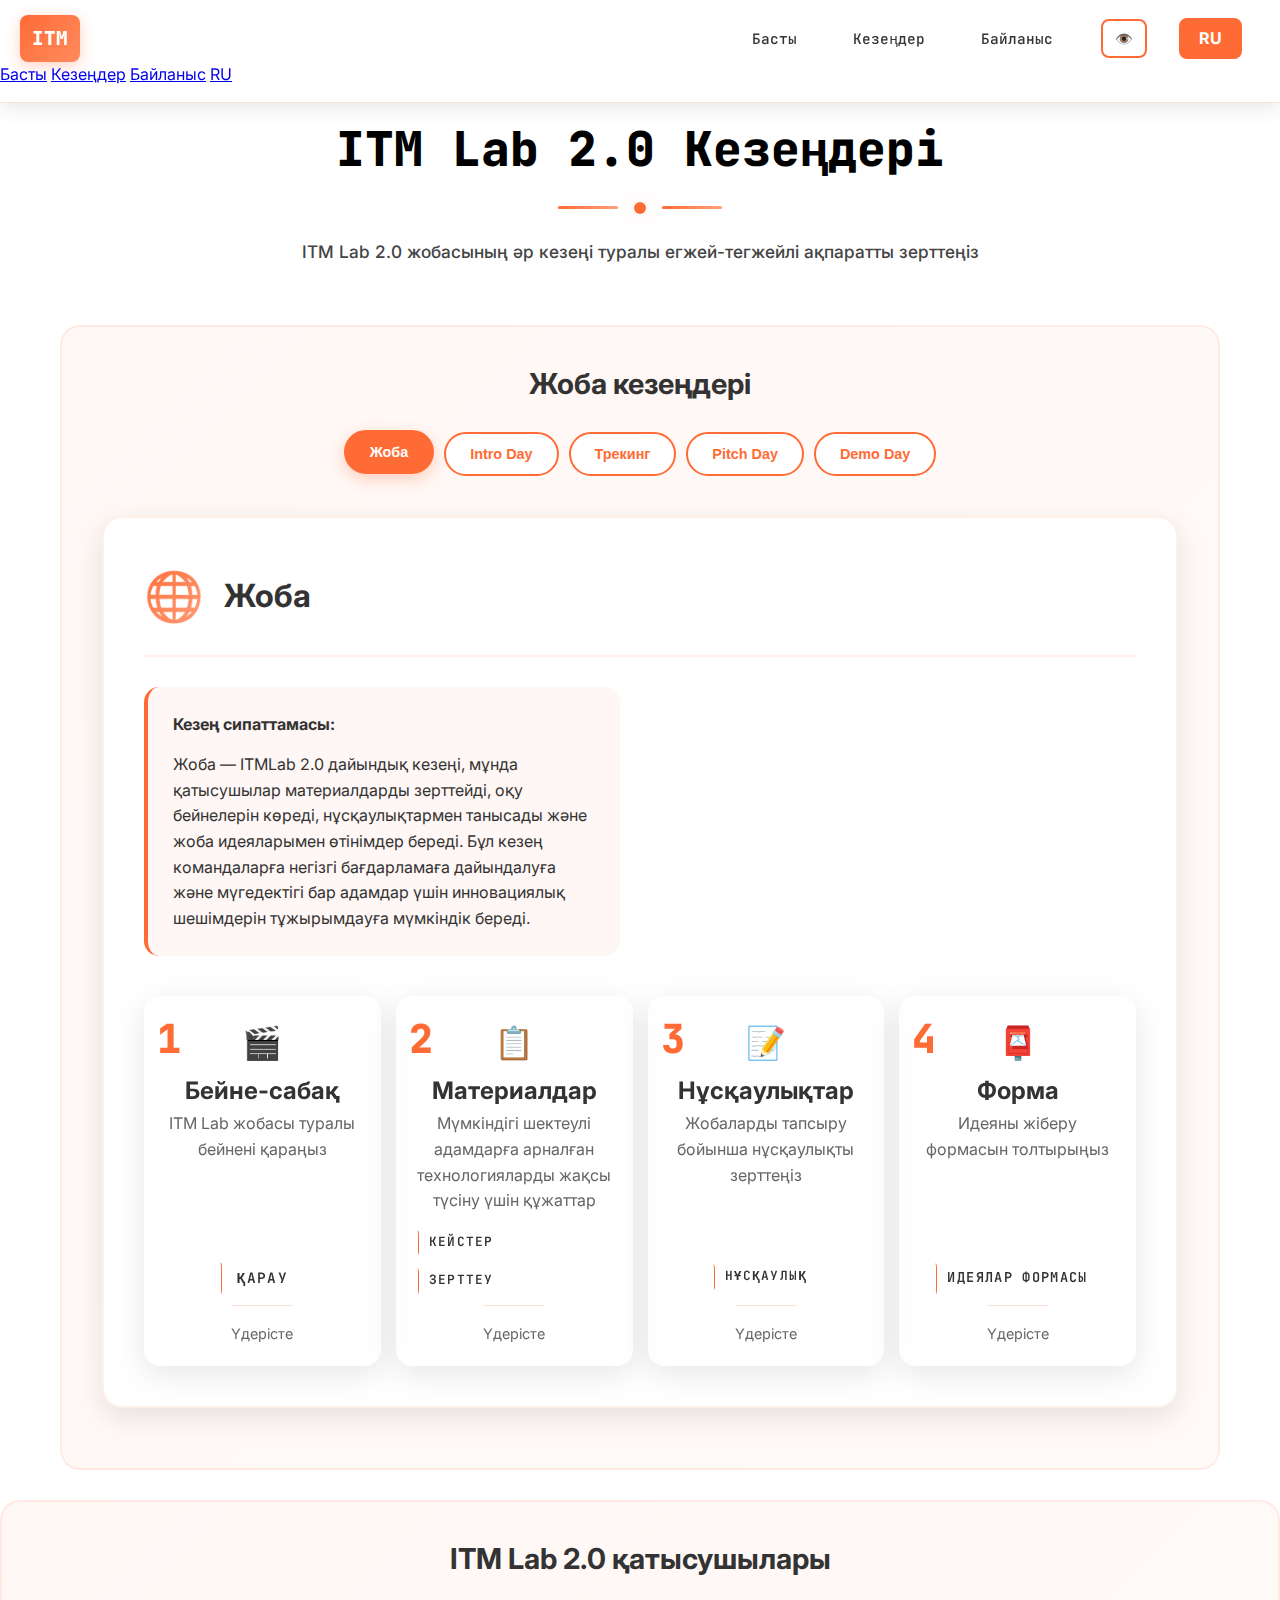
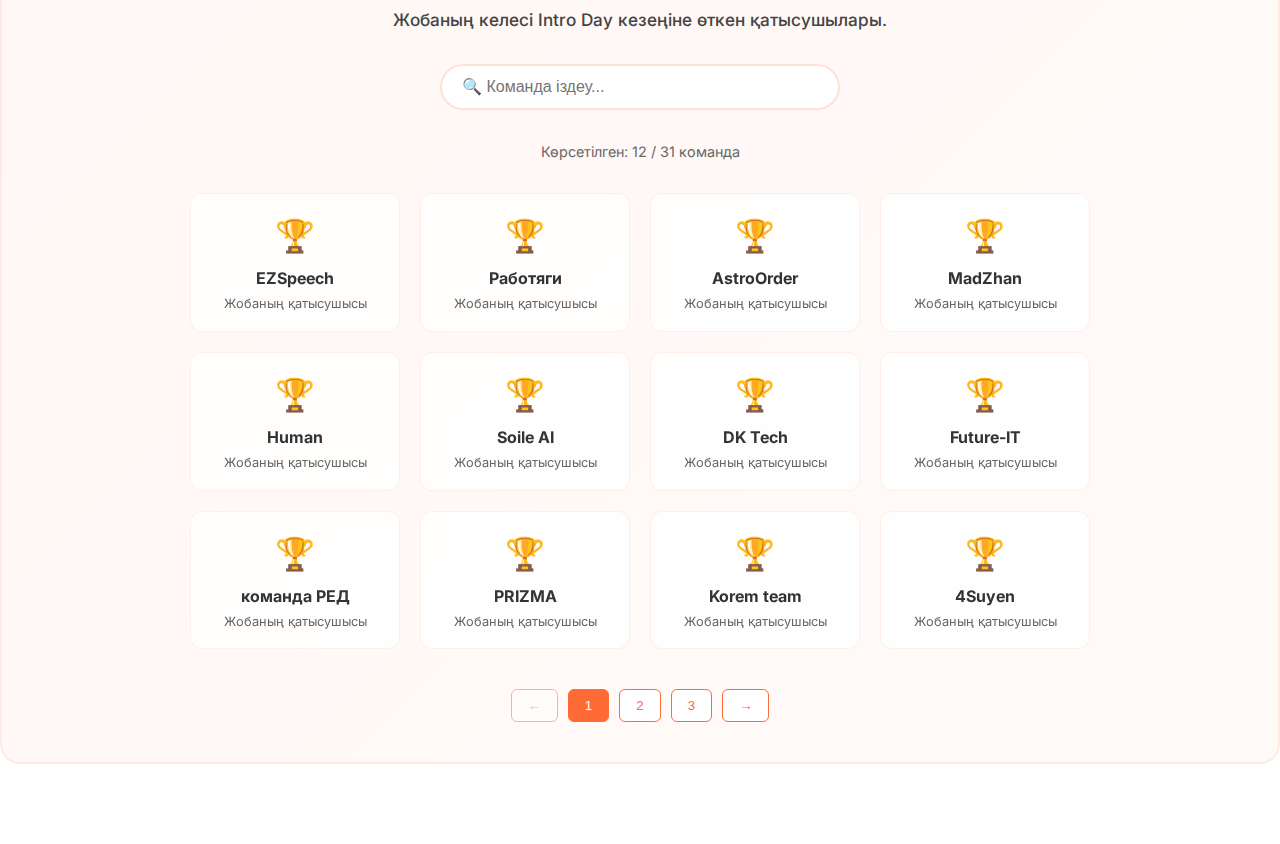
<file: winners.kz.html>
<!DOCTYPE html>
<html lang="kk">
<head>
    <meta charset="UTF-8">
    <meta name="viewport" content="width=device-width, initial-scale=1.0">
    <meta http-equiv="x-ua-compatible" content="ie=edge">
    <link rel="dns-prefetch" href="https://fonts.googleapis.com">
    <link rel="dns-prefetch" href="https://fonts.gstatic.com">
    <meta name="renderer" content="webkit">
    <title>ITM Lab 2.0 қатысушылары - Жоба</title>
    <link rel="stylesheet" href="styles.css">
    <link rel="preconnect" href="https://fonts.googleapis.com">
    <link rel="preconnect" href="https://fonts.gstatic.com" crossorigin>
    <link href="https://fonts.googleapis.com/css2?family=Inter:wght@400;500;600;700;800;900&family=JetBrains+Mono:wght@400;500;600;700;800;900&display=swap" rel="stylesheet">
    <link rel="preload" href="styles.css" as="style">
    <link rel="preload" href="script.js" as="script">
    <style>
        :root {
            --primary: #ff6b35;
            --primary-dark: #e55a2b;
            --secondary: #ffa07a;
            --accent: #ffdab9;
            --bg-primary: #ffffff;
            --bg-secondary: #fff5f0;
            --text-primary: #333333;
            --text-secondary: #666666;
            --glow: 0 0 20px rgba(255, 107, 53, 0.2);
            --glow-secondary: 0 0 15px rgba(255, 160, 122, 0.2);
        }
        
        * { margin: 0; padding: 0; box-sizing: border-box; }
        
        body { 
            font-family: 'Inter', sans-serif;
            background: var(--bg-primary);
            color: var(--text-primary);
            overflow-x: hidden;
            cursor: auto;
        }
        
        .container {
            max-width: 1200px;
            margin: 0 auto;
            padding: 0 20px;
        }
        
        .section {
            padding: 120px 0 80px 0;
        }
        
        .section-header {
            text-align: center;
            margin-bottom: 40px;
        }
        
        .section-title {
            font-size: 3rem;
            font-weight: 800;
            margin-bottom: 20px;
            color: var(--text-primary);
        }
        
        .section-divider {
            display: flex;
            align-items: center;
            justify-content: center;
            gap: 16px;
            margin: 24px 0;
        }
        
        .divider-line {
            width: 60px;
            height: 3px;
            background: linear-gradient(90deg, var(--primary), var(--secondary));
            border-radius: 2px;
        }
        
        .divider-dot {
            width: 12px;
            height: 12px;
            background: var(--primary);
            border-radius: 50%;
            box-shadow: var(--glow);
        }
        
        .search-section {
            margin: 30px 0;
            text-align: center;
        }
        
        .search-input {
            width: 100%;
            max-width: 400px;
            padding: 12px 20px;
            border: 2px solid rgba(255, 107, 53, 0.2);
            border-radius: 25px;
            font-size: 1rem;
            background: white;
            transition: all 0.3s ease;
        }
        
        .search-input:focus {
            outline: none;
            border-color: var(--primary);
            box-shadow: 0 0 10px rgba(255, 107, 53, 0.2);
        }
        
        /* Header and Navigation Styles */
        .header {
            position: fixed;
            top: 0;
            width: 100%;
            z-index: 999;
            padding: 15px 0;
            transition: all 0.3s ease;
            background: rgba(255, 255, 255, 0.95);
            backdrop-filter: blur(20px);
            -webkit-backdrop-filter: blur(20px);
            border-bottom: 1px solid rgba(255, 107, 53, 0.2);
            box-shadow: 0 4px 20px rgba(0, 0, 0, 0.1);
        }
        
        .nav {
            max-width: 1400px;
            margin: 0 auto;
            display: flex;
            justify-content: space-between;
            align-items: center;
            padding: 0 20px;
            background: transparent;
            box-shadow: none;
        }
        
        .nav-actions {
            display: flex;
            align-items: center;
            gap: 20px;
            margin-left: auto;
            order: 2;
        }
        
        .nav-links {
            display: flex;
            gap: 20px;
            list-style: none;
            margin-right: 10px;
        }
        
        .logo {
            display: flex;
            align-items: center;
            gap: 8px;
            text-decoration: none;
            color: #333;
            font-size: 1.5rem;
            font-weight: 800;
            font-family: 'JetBrains Mono', monospace;
        }
        
        .logo-box {
            padding: 8px 12px;
            background: linear-gradient(135deg, var(--primary) 0%, #ff8b5f 100%);
            border-radius: 8px;
            color: white;
            font-weight: 800;
            font-size: 1.2rem;
            transition: all 0.3s ease;
            box-shadow: 0 4px 15px rgba(255, 107, 53, 0.3);
        }
        
        .logo:hover .logo-box {
            transform: scale(1.05);
            box-shadow: 0 6px 20px rgba(255, 107, 53, 0.4);
        }
        
        .nav-link {
            color: #333;
            text-decoration: none;
            font-family: 'JetBrains Mono', monospace;
            font-size: 0.9rem;
            font-weight: 500;
            padding: 8px 12px;
            border-radius: 8px;
            transition: all 0.3s ease;
            position: relative;
        }
        
        .nav-link::before {
            content: '';
            position: absolute;
            bottom: -2px;
            left: 50%;
            width: 0;
            height: 2px;
            background: var(--primary);
            transition: all 0.3s ease;
            transform: translateX(-50%);
        }
        
        .nav-link:hover {
            color: var(--primary);
            background: rgba(255, 107, 53, 0.1);
        }
        
        .nav-link:hover::before {
            width: 80%;
        }
        
        .mobile-menu-btn {
            display: none;
            flex-direction: column;
            gap: 4px;
            background: none;
            border: none;
            cursor: pointer;
        }
        
        .mobile-menu-btn span {
            width: 25px;
            height: 2px;
            background: var(--primary);
            transition: all 0.3s ease;
        }
        
        .lang-switch-btn {
            margin-right: 18px;
            padding: 6px 18px;
            border-radius: 8px;
            border: 2px solid #ff6b35;
            background: #ff6b35;
            color: #fff;
            font-weight: 700;
            font-size: 1rem;
            text-decoration: none;
            display: inline-block;
            transition: all 0.3s ease;
            cursor: pointer;
        }
        
        .lang-switch-btn:hover {
            background: #e55a2b;
            border-color: #e55a2b;
            transform: translateY(-2px);
        }
        
        @media (max-width: 768px) {
            .nav-links {
                display: none;
            }
            
            .mobile-menu-btn {
                display: flex;
            }
        }
        
        .winners-grid {
            display: grid;
            grid-template-columns: repeat(4, 1fr);
            gap: 20px;
            margin: 30px auto 0 auto;
            max-width: 900px;
        }
        
        .winner-card {
            padding: 16px;
            border-radius: 12px;
            text-align: center;
            transition: all 0.3s ease;
            background: rgba(255, 255, 255, 0.8);
            backdrop-filter: blur(10px);
            border: 1px solid rgba(255, 107, 53, 0.1);
            cursor: pointer;
            position: relative;
            display: flex;
            flex-direction: column;
            justify-content: flex-start;
        }
        
        .winner-card:hover {
            transform: translateY(-3px);
            box-shadow: 0 8px 25px rgba(255, 107, 53, 0.15);
            border-color: var(--primary);
        }
        
        .winner-card h3 {
            font-weight: 700;
            font-size: 1rem;
            margin-bottom: 6px;
            color: #333;
        }
        
        .winner-card p {
            color: #666;
            font-size: 0.8rem;
            margin: 0;
        }
        
        .winner-card .emoji {
            font-size: 2rem;
            margin-bottom: 8px;
        }
        

        
        .pagination {
            display: flex;
            justify-content: center;
            align-items: center;
            gap: 10px;
            margin-top: 40px;
        }
        
        .pagination button {
            padding: 8px 16px;
            border: 1px solid var(--primary);
            background: white;
            color: var(--primary);
            border-radius: 6px;
            cursor: pointer;
            transition: all 0.3s ease;
        }
        
        .pagination button:hover,
        .pagination button.active {
            background: var(--primary);
            color: white;
        }
        
        .pagination button:disabled {
            opacity: 0.5;
            cursor: not-allowed;
        }
        

        
        .future-stages {
            margin-top: 60px;
            padding: 40px;
            background: linear-gradient(135deg, rgba(255, 107, 53, 0.05) 0%, rgba(255, 160, 122, 0.05) 100%);
            border-radius: 20px;
            border: 2px solid rgba(255, 107, 53, 0.1);
        }
        
        .stage-steps-grid {
            display: grid;
            width: 100%;
            grid-template-columns: repeat(4, 1fr);
            gap: 15px;
            align-items: stretch;
            justify-items: stretch;
            max-width: none;
            margin: 0;
        }
        .stage-steps-grid.single { grid-template-columns: 1fr; max-width: 320px; }
        @media (max-width: 768px) {
            .stage-steps-grid { 
                grid-template-columns: 1fr; 
                gap: 15px;
            }
        }
                .step-card {
            position: relative;
            width: 100%;
            height: 100%;
            min-height: 180px;
            flex: 1;
        }

        /* IntroDay Layout Styles */
        .intro-day-layout {
            display: grid;
            grid-template-columns: 1fr 1fr;
            gap: 30px;
            align-items: start;
        }

        .instruction-card {
            display: flex;
            align-items: center;
            gap: 15px;
            padding: 20px;
            border-radius: 12px;
            background: rgba(255, 255, 255, 0.9);
            backdrop-filter: blur(10px);
            border: 1px solid rgba(255, 107, 53, 0.1);
            box-shadow: 0 4px 15px rgba(0, 0, 0, 0.05);
        }

        .instruction-icon {
            font-size: 2.5rem;
            flex-shrink: 0;
        }

        .instruction-content h3 {
            margin: 0 0 8px 0;
            color: var(--text-primary);
            font-size: 1.2rem;
            font-weight: 600;
        }

        .instruction-content p {
            margin: 0 0 12px 0;
            color: var(--text-secondary);
            font-size: 0.9rem;
        }

        /* Countdown Timer Styles */
        .countdown-container {
            text-align: center;
            padding: 25px;
            border-radius: 16px;
            background: linear-gradient(135deg, rgba(255, 107, 53, 0.1) 0%, rgba(255, 107, 53, 0.05) 100%);
            backdrop-filter: blur(10px);
            border: 1px solid rgba(255, 107, 53, 0.2);
        }

        .countdown-container h3 {
            margin: 0 0 20px 0;
            color: var(--primary);
            font-size: 1.1rem;
            font-weight: 600;
        }

        .countdown-timer {
            display: grid;
            grid-template-columns: repeat(2, 1fr);
            gap: 15px;
            padding: 20px;
            background: rgba(255, 255, 255, 0.5);
            border-radius: 16px;
            backdrop-filter: blur(10px);
            border: 1px solid rgba(255, 107, 53, 0.2);
            margin-bottom: 15px;
        }

        .timer-unit {
            display: flex;
            flex-direction: column;
            align-items: center;
            justify-content: center;
            padding: 15px 10px;
            background: white;
            border-radius: 12px;
            box-shadow: 0 4px 15px rgba(0, 0, 0, 0.1);
            border: 2px solid rgba(255, 107, 53, 0.1);
            transition: all 0.3s ease;
        }

        .timer-unit:hover {
            transform: translateY(-2px);
            box-shadow: 0 6px 20px rgba(255, 107, 53, 0.2);
            border-color: rgba(255, 107, 53, 0.3);
        }

        .timer-icon {
            font-size: 1.5rem;
            margin-bottom: 8px;
        }

        .timer-value {
            font-size: 2rem;
            font-weight: 700;
            color: var(--primary);
            font-family: 'JetBrains Mono', monospace;
            margin: 8px 0;
        }

        .timer-label {
            font-size: 0.8rem;
            color: #666;
            font-weight: 500;
            text-transform: uppercase;
            letter-spacing: 0.5px;
        }

        .timer-message {
            grid-column: 1 / -1;
            text-align: center;
            font-size: 0.9rem;
            color: #666;
            font-weight: 500;
            padding: 10px;
            background: rgba(255, 107, 53, 0.05);
            border-radius: 8px;
            margin-top: 10px;
        }

        /* Locked timer styles */
        .locked-timer {
            display: grid;
            grid-template-columns: repeat(2, 1fr);
            gap: 12px;
            margin-top: 20px;
            padding: 20px;
            background: rgba(255, 255, 255, 0.3);
            border-radius: 16px;
            backdrop-filter: blur(10px);
            border: 1px solid rgba(255, 107, 53, 0.1);
        }

        .locked-timer-unit {
            display: flex;
            flex-direction: column;
            align-items: center;
            justify-content: center;
            padding: 16px 12px;
            background: rgba(255, 255, 255, 0.4);
            border-radius: 12px;
            backdrop-filter: blur(10px);
            border: 1px solid rgba(255, 107, 53, 0.1);
            min-height: 80px;
            position: relative;
        }

        .locked-timer-icon {
            font-size: 1.2rem;
            margin-bottom: 4px;
            opacity: 0.6;
        }

        .locked-timer-value {
            font-size: 1.6rem;
            font-weight: 700;
            color: var(--text-secondary);
            margin-bottom: 4px;
        }

        .locked-timer-label {
            font-size: 0.85rem;
            font-weight: 500;
            color: var(--text-secondary);
            opacity: 0.8;
        }

        .locked-message {
            grid-column: 1 / -1;
            text-align: center;
            padding: 16px;
            background: rgba(255, 107, 53, 0.1);
            border-radius: 12px;
            color: var(--text-secondary);
            font-weight: 600;
            margin-top: 12px;
            display: flex;
            align-items: center;
            justify-content: center;
            gap: 8px;
            font-size: 0.95rem;
        }

        .time-unit {
            text-align: center;
        }

        .time-value {
            display: block;
            font-size: 2rem;
            font-weight: 700;
            color: var(--primary);
            line-height: 1;
            margin-bottom: 5px;
        }
        
        .time-label {
            font-size: 0.8rem;
            color: var(--text-secondary);
            text-transform: uppercase;
            letter-spacing: 0.5px;
        }

        .target-date {
            font-size: 0.9rem;
            color: var(--text-tertiary);
            font-weight: 500;
        }

        @media (max-width: 768px) {
            .intro-day-layout {
                grid-template-columns: 1fr;
                gap: 20px;
            }
            
            .instruction-card {
                flex-direction: column;
                text-align: center;
            }
            
            .countdown-timer {
                grid-template-columns: repeat(2, 1fr);
                gap: 12px;
                padding: 15px;
            }
            
            .timer-unit {
                padding: 12px 8px;
            }
            
            .timer-value {
                font-size: 1.5rem;
            }
            
            .timer-label {
                font-size: 0.7rem;
            }
            
            .time-value {
                font-size: 1.5rem;
            }
        }
        .step-number {
            position: absolute;
            top: 10px;
            left: 12px;
            font-weight: 800;
            color: var(--primary);
        }
        
        .stages-pagination {
            margin-bottom: 40px;
        }
        
        .stages-nav {
            display: flex;
            justify-content: center;
            gap: 10px;
            flex-wrap: wrap;
        }
        
        .stage-nav-btn {
            padding: 12px 24px;
            border: 2px solid var(--primary);
            background: white;
            color: var(--primary);
            border-radius: 25px;
            cursor: pointer;
            transition: all 0.3s ease;
            font-weight: 600;
            font-size: 0.9rem;
        }
        
        .stage-nav-btn:hover,
        .stage-nav-btn.active {
            background: var(--primary);
            color: white;
            transform: translateY(-2px);
            box-shadow: 0 5px 15px rgba(255, 107, 53, 0.3);
        }
        
        .stages-container {
            position: relative;
        }
        
        .stage-block {
            display: none;
            background: white;
            border-radius: 20px;
            padding: 40px;
            box-shadow: 0 10px 30px rgba(0, 0, 0, 0.1);
            border: 2px solid rgba(255, 107, 53, 0.1);
            margin-bottom: 20px;
        }
        
        .stage-block.active {
            display: block;
        }
        
        .stage-header {
            display: flex;
            align-items: center;
            gap: 20px;
            margin-bottom: 30px;
            padding-bottom: 20px;
            border-bottom: 2px solid rgba(255, 107, 53, 0.1);
        }
        
        .stage-icon {
            font-size: 3rem;
            background: linear-gradient(135deg, var(--primary), var(--secondary));
            -webkit-background-clip: text;
            -webkit-text-fill-color: transparent;
            background-clip: text;
        }
        
        .stage-header h2 {
            font-size: 2rem;
            font-weight: 700;
            color: var(--text-primary);
            margin: 0;
            flex-grow: 1;
        }
        
        .stage-status {
            padding: 8px 16px;
            border-radius: 20px;
            font-size: 0.8rem;
            font-weight: 700;
            text-transform: uppercase;
        }
        
        .stage-status.locked {
            background: #ff4757;
            color: white;
        }
        
        .stage-status.unlocked {
            background: #2ed573;
            color: white;
        }
        
        .stage-content {
            display: grid;
            grid-template-columns: 1fr 1fr;
            gap: 40px;
            align-items: start;
        }
        /* IntroDay specific grid placement (KZ) */
        #stage4 .stage-content { grid-template-columns: 2fr 1fr; gap: 30px; }
        #stage4 .stage-description { grid-column: 1; grid-row: 1; }
        #stage4 .locked-timer { grid-column: 2; grid-row: 1; align-self: start; }
        #stage4 .stage-steps-grid.single { grid-column: 1; grid-row: 2; max-width: 320px; margin-top: 20px; }
        @media (max-width: 768px) {
            #stage4 .stage-content { grid-row: auto; }
            #stage4 .locked-timer { grid-column: 1; grid-row: auto; }
            #stage4 .stage-steps-grid.single { grid-column: 1; grid-row: auto; margin-top: 10px; }
        }
        
        .stage-description {
            background: rgba(255, 107, 53, 0.05);
            padding: 25px;
            border-radius: 15px;
            border-left: 4px solid var(--primary);
        }
        
        .stage-description p {
            margin: 0 0 15px 0;
            line-height: 1.6;
            color: var(--text-primary);
        }
        
        .stage-description p:last-child {
            margin-bottom: 0;
        }
        
        .participants-section {
            background: rgba(0, 0, 0, 0.02);
            padding: 25px;
            border-radius: 15px;
            border: 2px dashed rgba(255, 107, 53, 0.3);
        }
        
        .participants-section h3 {
            font-size: 1.2rem;
            font-weight: 600;
            color: var(--text-primary);
            margin-bottom: 20px;
            text-align: center;
        }
        
        .participants-placeholder {
            text-align: center;
            padding: 30px 20px;
        }
        
        .placeholder-icon {
            font-size: 4rem;
            margin-bottom: 20px;
            opacity: 0.5;
        }
        
        .participants-placeholder p {
            color: var(--text-secondary);
            line-height: 1.6;
            margin-bottom: 20px;
        }
        
        .placeholder-stats {
            display: flex;
            flex-direction: column;
            gap: 10px;
            align-items: center;
        }
        
        .placeholder-stats span {
            background: rgba(255, 107, 53, 0.1);
            padding: 8px 16px;
            border-radius: 20px;
            font-size: 0.9rem;
            color: var(--text-primary);
        }
        
        .grant-info,
        .investment-info {
            background: rgba(46, 213, 115, 0.1) !important;
            color: #2ed573 !important;
        }
        
        @media (max-width: 768px) {
            .stage-content {
                grid-template-columns: 1fr;
                gap: 20px;
            }
            
            .stage-header {
                flex-direction: column;
                text-align: center;
                gap: 15px;
            }
            
            .stage-header h2 {
                font-size: 1.5rem;
            }
            
            .stages-nav {
                gap: 8px;
            }
            
            .stage-nav-btn {
                padding: 10px 16px;
                font-size: 0.8rem;
            }
        }
        

        
        .stats {
            text-align: center;
            margin: 20px 0;
            color: var(--text-secondary);
            font-size: 0.9rem;
        }
        
        @media (max-width: 768px) {
            .winners-grid {
                grid-template-columns: repeat(2, 1fr);
                gap: 15px;
                max-width: 100%;
            }
            
            .winner-card {
                padding: 12px;
            }
            
            .winner-card h3 {
                font-size: 0.9rem;
            }
            
            .winner-card p {
                font-size: 0.7rem;
            }
            
            .winner-card .emoji {
                font-size: 1.5rem;
            }
            
            .locked-timer {
                gap: 12px;
            }
            
            .locked-timer-unit {
                padding: 15px 10px;
            }
            
            .locked-timer-value {
                font-size: 1.2rem;
            }
            
            .locked-timer-label {
                font-size: 0.8rem;
            }
            
            .locked-message {
                font-size: 0.9rem;
                padding: 12px;
            }
        }
        
        @media (max-width: 480px) {
            .section-title { font-size: 1.6rem; }
            .stats { font-size: 0.9rem; }
            .winner-card h3 { font-size: 0.95rem; }
            
            .locked-timer {
                grid-template-columns: repeat(2, 1fr);
                gap: 8px;
            }
            
            .locked-timer-unit {
                padding: 12px 8px;
            }
            
            .locked-timer-value {
                font-size: 1rem;
            }
            
            .locked-timer-label {
                font-size: 0.7rem;
            }
            
            .stages-nav {
                flex-direction: column;
                gap: 8px;
            }
            
            .stage-nav-btn {
                padding: 8px 12px;
                font-size: 0.75rem;
            }
        }
    </style>
</head>
<body>
    <!-- Header -->
    <header class="header">
        <nav class="nav container glass-nav">
            <a href="index.kz.html" class="logo">
                <div class="logo-box">ITM</div>
            </a>
            <div class="nav-actions">
                <div class="nav-links">
                    <a href="index.kz.html" class="nav-link">Басты</a>
                    <a href="winners.kz.html" class="nav-link">Кезеңдер</a>
                    <a href="index.kz.html#contact" class="nav-link">Байланыс</a>
                </div>
                <a href="accessible-winners.kz.html" class="accessibility-switch-btn" title="Нашар көретіндер үшін нұсқа" style="margin-right: 12px; padding: 6px 12px; border-radius: 8px; border: 2px solid #ff6b35; background: transparent; color: #ff6b35; font-weight: 700; font-size: 0.9rem; text-decoration: none; display: inline-block; transition: all 0.3s ease;" onmouseover="this.style.background='#ff6b35'; this.style.color='#fff';" onmouseout="this.style.background='transparent'; this.style.color='#ff6b35';">👁️</a>
                <a href="winners.html" id="langSwitchBtn" class="lang-switch-btn" style="margin-right: 18px; padding: 6px 18px; border-radius: 8px; border: 2px solid #ff6b35; background: #ff6b35; color: #fff; font-weight: 700; font-size: 1rem; text-decoration: none; display: inline-block;">RU</a>
            </div>
            <button class="mobile-menu-btn">
                <span></span>
                <span></span>
                <span></span>
            </button>
        </nav>
        
        <!-- Mobile Menu -->
        <div class="mobile-menu">
            <div class="mobile-menu-content">
                <a href="index.kz.html" class="mobile-nav-link">Басты</a>
                <a href="winners.kz.html" class="mobile-nav-link">Кезеңдер</a>
                <a href="index.kz.html#contact" class="mobile-nav-link">Байланыс</a>
                <a href="winners.html" class="mobile-nav-link">RU</a>
            </div>
        </div>
    </header>
    
    <section class="section">
        <div class="container">
            <div class="section-header">
                <h1 class="section-title">ITM Lab 2.0 Кезеңдері</h1>
                <div class="section-divider">
                    <div class="divider-line"></div>
                    <div class="divider-dot"></div>
                    <div class="divider-line"></div>
                </div>
                <p style="max-width: 700px; margin: 24px auto 0 auto; color: #444; font-size: 1.08rem; text-align: center; font-weight: 500;">
                    ITM Lab 2.0 жобасының әр кезеңі туралы егжей-тегжейлі ақпаратты зерттеңіз
                </p>
            </div>
            
            <div class="future-stages">
                <h3 style="text-align: center; font-size: 1.8rem; font-weight: 700; margin-bottom: 30px; color: #333;">Жоба кезеңдері</h3>
                
                <div class="stages-pagination">
                    <div class="stages-nav">
        <button class="stage-nav-btn active" onclick="showStage(1)">Жоба</button>
                        <button class="stage-nav-btn" onclick="showStage(4)">Intro Day</button>
                        <button class="stage-nav-btn" onclick="showStage(3)">Трекинг</button>
                        <button class="stage-nav-btn" onclick="showStage(5)">Pitch Day</button>
                        <button class="stage-nav-btn" onclick="showStage(2)">Demo Day</button>
                    </div>
                </div>
                
                <div class="stages-container">
                    <!-- Кезең 1: Жоба -->
                    <div class="stage-block active" id="stage1">
                        <div class="stage-header">
                            <div class="stage-icon">🌐</div>
                            <h2>Жоба</h2>

                        </div>
                        <div class="stage-content">
                            <div class="stage-description">
                                <p><strong>Кезең сипаттамасы:</strong></p>
                                <p>Жоба — ITMLab 2.0 дайындық кезеңі, мұнда қатысушылар материалдарды зерттейді, оқу бейнелерін көреді, нұсқаулықтармен танысады және жоба идеяларымен өтінімдер береді. Бұл кезең командаларға негізгі бағдарламаға дайындалуға және мүгедектігі бар адамдар үшін инновациялық шешімдерін тұжырымдауға мүмкіндік береді.</p>
                            </div>
            

                            <div class="stage-steps-grid" style="grid-column: 1 / -1;" id="project-steps">
                                <div class="step-card glass-effect" style="padding: 20px; border-radius: 16px; display:flex; flex-direction:column; align-items:center; min-height: 280px;">
                                    <div class="step-number">1</div>
                                    <div style="font-size: 2rem;">🎬</div>
                                    <h3 style="margin:8px 0 6px 0;">Бейне‑сабақ</h3>
                                    <p style="text-align:center;color:#666;margin-bottom:12px;flex-grow:1;">ITM Lab жобасы туралы бейнені қараңыз</p>
                                    <a href="https://www.youtube.com/watch?v=dZO75Bcx10A" target="_blank" class="cyber-button" style="padding: 8px 16px; font-size: 0.9rem; text-decoration: none; display: inline-block;">Қарау</a>
                                    <div class="step-status" style="font-size: 0.9rem; color: #666; margin-top: 8px;">Үдерісте</div>
                                </div>
                                <div class="step-card glass-effect" style="padding: 20px; border-radius: 16px; display:flex; flex-direction:column; align-items:center; min-height: 280px;">
                                    <div class="step-number">2</div>
                                    <div style="font-size: 2rem;">📋</div>
                                    <h3 style="margin:8px 0 6px 0;">Материалдар</h3>
                                    <p style="text-align:center;color:#666;margin-bottom:12px;flex-grow:1;">Мүмкіндігі шектеулі адамдарға арналған технологияларды жақсы түсіну үшін құжаттар</p>
                                    <div style="display:flex;flex-direction:column;gap:6px;width:100%;">
                                        <a href="https://cdn.jsdelivr.net/gh/iteachme/itmlab2.0/assets/pdf/cases-itmlab_compressed.pdf" target="_blank" class="cyber-button" style="padding: 6px 12px; font-size: 0.8rem; text-decoration: none; display: inline-block;">КЕЙСТЕР</a>
                                        <a href="https://cdn.jsdelivr.net/gh/iteachme/itmlab2.0/assets/pdf/research-itmlab.pdf" target="_blank" class="cyber-button" style="padding: 6px 12px; font-size: 0.8rem; text-decoration: none; display: inline-block;">ЗЕРТТЕУ</a>
                                    </div>
                                    <div class="step-status" style="font-size: 0.9rem; color: #666; margin-top: 8px;">Үдерісте</div>
                                </div>
                                <div class="step-card glass-effect" style="padding: 20px; border-radius: 16px; display:flex; flex-direction:column; align-items:center; min-height: 280px;">
                                    <div class="step-number">3</div>
                                    <div style="font-size: 2rem;">📝</div>
                                    <h3 style="margin:8px 0 6px 0;">Нұсқаулықтар</h3>
                                    <p style="text-align:center;color:#666;margin-bottom:12px;flex-grow:1;">Жобаларды тапсыру бойынша нұсқаулықты зерттеңіз</p>
                                    <a href="https://drive.google.com/file/d/1iXDztJeq7UCBPtPBU4M5Lrp0BHUCUlfA/view?usp=sharing" target="_blank" class="cyber-button" style="padding: 6px 12px; font-size: 0.8rem; margin-bottom: 4px; text-decoration: none; display: inline-block;">НҰСҚАУЛЫҚ</a>
                                    <div class="step-status" style="font-size: 0.9rem; color: #666; margin-top: 8px;">Үдерісте</div>
                                </div>
                                <div class="step-card glass-effect" style="padding: 20px; border-radius: 16px; display:flex; flex-direction:column; align-items:center; min-height: 280px;">
                                    <div class="step-number">4</div>
                                    <div style="font-size: 2rem;">📮</div>
                                    <h3 style="margin:8px 0 6px 0;">Форма</h3>
                                    <p style="text-align:center;color:#666;margin-bottom:12px;flex-grow:1;">Идеяны жіберу формасын толтырыңыз</p>
                                    <a href="https://forms.gle/B7rVBWxCXTGfPCm5A" target="_blank" class="cyber-button" style="padding: 8px 12px; font-size: 0.85rem; text-decoration: none; display: inline-block;">ИДЕЯЛАР ФОРМАСЫ</a>
                                    <div class="step-status" style="font-size: 0.9rem; color: #666; margin-top: 8px;">Үдерісте</div>
                                </div>
                            </div>
                        </div>
                    </div>
                    
                    <!-- Кезең 3: Трекинг -->
                    <div class="stage-block" id="stage3">
                        <div class="stage-header">
                            <div class="stage-icon">📊</div>
                            <h2>Трекинг</h2>
                            <div class="stage-status" style="background:#ff6b35;color:#fff;">БАСТАЛДЫ</div>
                        </div>
                        <div class="stage-content">
                            <div class="stage-description">
                                <p><strong>Кезең сипаттамасы:</strong></p>
                                <p>Трекинг — ITMLab 2.0 шеңберіндегі жобаларды интенсивті жетілдірудің кезеңі, ол 30 қыркүйектен 27 қазанда өтеді. Бұл кезеңде 21 команда жеке трекерлермен жұмыс істейді: әр командаға 2 трекер тағайындалады — 1 техникалық трекер техникалық мәселелерді шешу үшін және 1 бизнес-трекер бизнес-мәселелерді шешу үшін. Кезеңнің мақсаты — жобаларды енгізуге дайындық деңгейіне дейін жетілдіру және командаларды финалдық ұсынуға дайындау.</p>
                            </div>
                            
                            <div class="countdown-timer" id="trackingCountdownKz">
                                <div class="timer-unit">
                                    <div class="timer-icon">📅</div>
                                    <div class="timer-value" id="trackingDaysKz">00</div>
                                    <div class="timer-label">Күндер</div>
                                </div>
                                <div class="timer-unit">
                                    <div class="timer-icon">⏰</div>
                                    <div class="timer-value" id="trackingHoursKz">00</div>
                                    <div class="timer-label">Сағаттар</div>
                                </div>
                                <div class="timer-unit">
                                    <div class="timer-icon">⏱️</div>
                                    <div class="timer-value" id="trackingMinutesKz">00</div>
                                    <div class="timer-label">Минуттар</div>
                                </div>
                                <div class="timer-unit">
                                    <div class="timer-icon">⏳</div>
                                    <div class="timer-value" id="trackingSecondsKz">00</div>
                                    <div class="timer-label">Секундтар</div>
                                </div>
                                <div class="timer-message">
                                    ⏰ Трекинг аяқталуына дейін
                                </div>
                            </div>
                        </div>
                    </div>
                    
                    <!-- Кезең 4: Intro Day -->
                    <div class="stage-block" id="stage4">
                        <div class="stage-header">
                            <div class="stage-icon">🎯</div>
                            <h2>Intro Day</h2>
                            <div class="stage-status" style="background:#22c55e;color:#fff;">ӨТІЛДІ</div>
                        </div>
                        <div class="stage-content">
                            <div class="stage-description">
                                <p><strong>Кезең сипаттамасы:</strong></p>
                                <p>Intro Day — ITMLab 2.0 шеңберіндегі жобалардың аралық қорғауы. Бұл кезеңде командалар қазіргі жұмыс нәтижелерін жюри алдында ұсынып, сараптамалық кері байланыс пен одан әрі дамыту бойынша ұсыныстар алады. Кезеңнің мақсаты — прогрессті бағалау, жобаның келесі сатыға дайындығын тексеру және трекингке қатысу үшін 20 үздік команданы таңдау.</p>
                            </div>
                            
                                                        <div class="locked-timer">
                                <div class="locked-timer-unit">
                                    <div class="locked-timer-icon">📅</div>
                                    <div class="locked-timer-value" id="days">00</div>
                                    <div class="locked-timer-label">Күндер</div>
                                    </div>
                                <div class="locked-timer-unit">
                                    <div class="locked-timer-icon">⏰</div>
                                    <div class="locked-timer-value" id="hours">00</div>
                                    <div class="locked-timer-label">Сағаттар</div>
                                </div>
                                <div class="locked-timer-unit">
                                    <div class="locked-timer-icon">⏱️</div>
                                    <div class="locked-timer-value" id="minutes">00</div>
                                    <div class="locked-timer-label">Минуттар</div>
                            </div>
                                <div class="locked-timer-unit">
                                    <div class="locked-timer-icon">⏳</div>
                                    <div class="locked-timer-value" id="seconds">00</div>
                                    <div class="locked-timer-label">Секундтар</div>
                                </div>
                                <div class="locked-message">
                                    17 қыркүйек 2025
                        </div>
                    </div>
                    
                            <div class="stage-steps-grid single" style="grid-column: 1; margin-top: 20px;">
                                <div class="step-card glass-effect" style="padding: 20px; border-radius: 16px; display:flex; flex-direction:column; align-items:center; min-height: 280px;">
                                    <div class="step-number">1</div>
                                    <div style="font-size: 2rem;">📝</div>
                                    <h3 style="margin:8px 0 6px 0;">Дайындық нұсқаулығы</h3>
                                    <p style="text-align:center;color:#666;margin-bottom:12px;flex-grow:1;">Intro Day-де ұсыну бойынша қадамдық нұсқаулық</p>
                                    <a href="https://drive.google.com/file/d/1iXDztJeq7UCBPtPBU4M5Lrp0BHUCUlfA/view?usp=sharing" target="_blank" class="cyber-button" style="padding: 8px 16px; font-size: 0.9rem; text-decoration: none; display: inline-block;">PDF АШУ</a>
                                </div>
                            </div>
                 </div>
         </div>
                    </div>
                    
                    <!-- Кезең 5: Pitch Day -->
                    <div class="stage-block" id="stage5">
                        <div class="stage-header">
                            <div class="stage-icon">🏆</div>
                            <h2>Pitch Day</h2>
                            <div class="stage-status" style="background:#22c55e;color:#fff;">ӨТІЛДІ</div>
                        </div>
                        <div class="stage-content">
                            <div class="stage-description">
                                <p><strong>Кезең сипаттамасы:</strong></p>
                                <p>Pitch Day - бұл командалар жетілдірілген жобалар мен бизнес-модельдерді таныстырған кезең. 10 команда прототиптерін дамыту үшін 600.000 теңге мөлшерінде гранттар алды!</p>
                            </div>
                        </div>
                    </div>
                
                <!-- Кезең 2: Demo Day -->
                <div class="stage-block" id="stage2">
                    <div class="stage-header">
                        <div class="stage-icon">🧪</div>
                        <h2>Demo Day</h2>
                        <div class="stage-status locked">БЛОКТАЛҒАН</div>
            </div>
                    <div class="stage-content">
                        <div class="stage-description">
                            <p><strong>Кезең сипаттамасы:</strong></p>
                            <p>Demo Day — ITMLab 2.0 жобасының қорытынды іс-шарасы, мұнда 10 үздік команда енгізуге дайын жобаларды инвесторлар, бизнес өкілдері, мемлекеттік құрылымдар және серіктес ұйымдар алдында ұсынады. Кезең іскерлік байланыстар орнатуға, инвестиция іздеуге және жобаларды одан әрі өсіру мен масштабтау үшін серіктестік орнатуға бағытталған.</p>
                </div>
                        
                        <div class="locked-timer">
                            <div class="locked-timer-unit">
                                <div class="locked-timer-icon">📅</div>
                                <div class="locked-timer-value">--</div>
                                <div class="locked-timer-label">Күндер</div>
            </div>
                            <div class="locked-timer-unit">
                                <div class="locked-timer-icon">⏰</div>
                                <div class="locked-timer-value">--</div>
                                <div class="locked-timer-label">Сағаттар</div>
                            </div>
                            <div class="locked-timer-unit">
                                <div class="locked-timer-icon">⏱️</div>
                                <div class="locked-timer-value">--</div>
                                <div class="locked-timer-label">Минуттар</div>
                            </div>
                            <div class="locked-timer-unit">
                                <div class="locked-timer-icon">⏳</div>
                                <div class="locked-timer-value">--</div>
                                <div class="locked-timer-label">Секундтар</div>
                            </div>
                            <div class="locked-message">
                                🔒 Есептеу әлі басталмады
                            </div>
                        </div>
                    </div>
                </div>
            </div>
        </div>
    </div>
            
            <!-- Winners Section -->
            <div class="winners-section" style="margin-top: 30px;">
                <div class="future-stages" style="margin-top: 0;">
                    <h3 style="text-align: center; font-size: 1.8rem; font-weight: 700; margin-bottom: 30px; color: #333;" id="winnersTitle">ITM Lab 2.0 қатысушылары</h3>
                    <p id="winnersDescription" style="max-width: 700px; margin: 0 auto 30px auto; color: #444; font-size: 1.08rem; text-align: center; font-weight: 500;">
                        Жобаның келесі Intro Day кезеңіне өткен қатысушылары.
                    </p>
                    
                    <div class="search-section">
                        <input type="text" class="search-input" placeholder="🔍 Команда іздеу..." id="searchInput">
            </div>
                    
                    <div class="stats" id="stats">
                        Көрсетілген: <span id="shownCount">12</span> / <span id="totalCount">31</span> команда
                </div>
                    
                    <div class="winners-grid" id="winnersGrid">
                        <!-- Карточкалар JavaScript арқылы қосылады -->
            </div>
                    
                    <div class="pagination" id="pagination">
                        <!-- Пагинация JavaScript арқылы қосылады -->
        </div>
    </div>
            </div>
        </div>
    </section>
    


    <script>
        const winnersByStage = {
            online: [
                { name: "EZSpeech", emoji: "🏆" },
                { name: "Работяги", emoji: "🏆" },
                { name: "AstroOrder", emoji: "🏆" },
                { name: "MadZhan", emoji: "🏆" },
                { name: "Human", emoji: "🏆" },
                { name: "Soile AI", emoji: "🏆" },
                { name: "DK Tech", emoji: "🏆" },
                { name: "Future-IT", emoji: "🏆" },
                { name: "команда РЕД", emoji: "🏆" },
                { name: "PRIZMA", emoji: "🏆" },
                { name: "Korem team", emoji: "🏆" },
                { name: "4Suyen", emoji: "🏆" },
                { name: "Involve", emoji: "🏆" },
                { name: "Visual Mind", emoji: "🏆" },
                { name: "Juno", emoji: "🏆" },
                { name: "Ainala AI", emoji: "🏆" },
                { name: "CALVADOS (Кальвадос)", emoji: "🏆" },
                { name: "2731", emoji: "🏆" },
                { name: "NEUHARMONY", emoji: "🏆" },
                { name: "Sana", emoji: "🏆" },
                { name: "SAMGA", emoji: "🏆" },
                { name: "Qolda", emoji: "🏆" },
                { name: "ASAR", emoji: "🏆" },
                { name: "MEZU", emoji: "🏆" },
                { name: "QAMQOR", emoji: "🏆" },
                { name: "ЯРядом", emoji: "🏆" },
                { name: "CaseX", emoji: "🏆" },
                { name: "Popeyes", emoji: "🏆" },
                { name: "JanaSolve", emoji: "🏆" },
                { name: "Birge", emoji: "🏆" },
                { name: "Online Travel Access", emoji: "🏆" }
            ],
            demoday: [],
            tracking: [],
            introday: [
                { name: "CALVADOS", emoji: "🏆" },
                { name: "Soile AI", emoji: "🏆" },
                { name: "MadZhan", emoji: "🏆" },
                { name: "SAMGA", emoji: "🏆" },
                { name: "NIS caseX", emoji: "🏆" },
                { name: "Future IT", emoji: "🏆" },
                { name: "Körem", emoji: "🏆" },
                { name: "NeuHarmony", emoji: "🏆" },
                { name: "MilaAI", emoji: "🏆" },
                { name: "MindShield", emoji: "🏆" },
                { name: "Visual Mind", emoji: "🏆" },
                { name: "Online Travel Access", emoji: "🏆" },
                { name: "NextAbility", emoji: "🏆" },
                { name: "Involve", emoji: "🏆" },
                { name: "Sana", emoji: "🏆" },
                { name: "Asar", emoji: "🏆" },
                { name: "4Suyen", emoji: "🏆" },
                { name: "Ceolina", emoji: "🏆" },
                { name: "MEZU", emoji: "🏆" },
                { name: "HandInHand", emoji: "🏆" },
                { name: "1+1", emoji: "🏆" }
            ],
            pitchday: [
                { name: "Ai-komekshi", emoji: "🏆", description: "Мүгедектігі бар адамдарды жұмысқа орналастыру үшін жасанды интеллект негізіндегі бейімделген платформа" },
                { name: "Ceolina", emoji: "🏆", description: "Аутизм спектрі бұзылыстары бар балалардың әлеуметтік және эмоционалдық дағдыларын дамытатын интерактивті арт-терапиялық платформа" },
                { name: "MindShield", emoji: "🏆", description: "Паркинсон ауруының ерте скринингі үшін саусақ қозғалыстарын талдайтын AI-платформа" },
                { name: "Mila4AI", emoji: "🏆", description: "Ауыз сөйлеу қабілеті ауыр бұзылған балаларға логопедиялық көмекке қолжетімділікті кеңейтетін инновациялық шешім" },
                { name: "Samga", emoji: "🏆", description: "Мүгедектігі бар балаларға арналған интерактивті терапиялық ойындармен веб-платформа" },
                { name: "Future IT", emoji: "🏆", description: "Мәтінді тану және оны нақты уақытта дыбыстайтын көру қабілеті нашар адамдарға арналған смарт-көзілдірік" },
                { name: "NIS CaseX", emoji: "🏆", description: "Көру қабілеті нашар адамдардың қауіпсіз қозғалуы үшін жасанды интеллект және 3D-дыбысы бар таяқша" },
                { name: "MadZhan", emoji: "🏆", description: "Қауіпсіз навигация мен коммуникацияны қамтамасыз ететін есту қабілеті нашар адамдарға арналған ақылды көзілдірік" },
                { name: "Calvados", emoji: "🏆", description: "Қозғалыс мүмкіндігі шектеулі пайдаланушыларға арналған ауызбен басқарылатын компьютерлік тышқан" },
                { name: "NextAbility", emoji: "🏆", description: "Мүгедектік креслосы мен цифрлық құрылғыларды басқару үшін AI элементтері бар интерактивті ауыз іші капасы" }
            ]
        };

        // Әр кезең үшін бірегей сипаттамалар қазақ тілінде
        const stageDescriptions = {
            online: "Жобаның келесі Intro Day кезеңіне өткен қатысушылары.",
            demoday: "ITM Lab 2.0 жобасының қорытынды жеңімпаздары! Барлық кезеңдерді өткен және енгізуге дайын жобаларды ұсынған 10 үздік команда. Бұл командалар одан әрі даму және масштабтау үшін қолдау алады.",
            tracking: "Трекингті сәтті өткен командалар! Жеке трекерлермен жұмыс істеген және жобаларды енгізуге дайындық деңгейіне дейін жетілдірген 21 команда.",
            introday: "Intro Day өткен командалар! Жобаларды сәтті ұсынған және келесі кезең - Трекингке өткен 21 команда.",
            pitchday: "Pitch Day ITM Lab 2.0 жеңімпаздарын құттықтаймыз! Бұл 10 команда жобаларын сәтті ұсынып, прототиптерін дамыту үшін 600.000 теңге мөлшерінде гранттар алды!"
        };

        const stageLabel = {
            online: 'Жобаның қатысушысы',
            demoday: 'Demo Day жеңімпазы',
            tracking: 'Трекинг жеңімпазы',
            introday: 'Intro Day қатысушысы',
            pitchday: 'Pitch Day жеңімпазы'
        };

        const stageDescription = {
            online: 'Жобаның келесі Intro Day кезеңіне өткен қатысушылары.',
            demoday: 'ITM Lab 2.0 финалистерін құттықтаймыз! Бұл 10 команда барлық кезеңдерді сәтті өтті және жобаларын инвесторлар мен серіктестер алдында ұсынуға дайын.',
            tracking: 'ITM Lab 2.0 трекингінен өткен командаларды құттықтаймыз! Бұл 21 команда жобаларын интенсивті жетілдірді және финалдық ұсынуға дайын.',
            introday: 'ITM Lab 2.0 Intro Day-ден өткен командаларды құттықтаймыз! Бұл 21 команда жобаларын сәтті ұсынып, келесі кезең - Трекингке өтті.',
            pitchday: 'Pitch Day ITM Lab 2.0 жеңімпаздарын құттықтаймыз! Бұл 10 команда жобаларын сәтті ұсынып, прототиптерін дамыту үшін 600.000 теңге мөлшерінде гранттар алды!'
        };

        const stageTeamCount = {
            online: 31,
            demoday: 10,
            tracking: 21,
            introday: 21,
            pitchday: 10
        };

        const stageKeyByNumber = { 1: 'online', 2: 'demoday', 3: 'tracking', 4: 'introday', 5: 'pitchday' };
        let currentStage = 'online';

        let currentPage = 1;
        const itemsPerPage = 12;
        let filteredTeams = [...winnersByStage[currentStage]];

        // Countdown Timer Function
        function initCountdown() {
            const targetDate = new Date('2025-09-17T00:00:00').getTime();
            
            function updateCountdown() {
                const now = new Date().getTime();
                const distance = targetDate - now;
                
                if (distance < 0) {
                    const timerEl = document.getElementById('countdownTimer');
                    if (timerEl) {
                        timerEl.innerHTML = '<div style="color: var(--primary); font-size: 1.2rem;">Іс-шара басталды!</div>';
                    }
                    return;
                }
                
                const days = Math.floor(distance / (1000 * 60 * 60 * 24));
                const hours = Math.floor((distance % (1000 * 60 * 60 * 24)) / (1000 * 60 * 60));
                const minutes = Math.floor((distance % (1000 * 60 * 60)) / (1000 * 60));
                const seconds = Math.floor((distance % (1000 * 60)) / 1000);
                
                // Таймер элементтері бар болса ғана жаңартамыз
                const daysEl = document.getElementById('days');
                const hoursEl = document.getElementById('hours');
                const minutesEl = document.getElementById('minutes');
                const secondsEl = document.getElementById('seconds');
                
                if (daysEl && hoursEl && minutesEl && secondsEl) {
                    daysEl.textContent = String(days).padStart(2, '0');
                    hoursEl.textContent = String(hours).padStart(2, '0');
                    minutesEl.textContent = String(minutes).padStart(2, '0');
                    secondsEl.textContent = String(seconds).padStart(2, '0');
                }
            }
            
            updateCountdown();
            setInterval(updateCountdown, 1000);
        }

        // Tracking Countdown Timer Function (Kazakh)
        function initTrackingCountdownKz() {
            // 27 қазан 2025 жыл 23:59:59 күнін орнату
            const targetDate = new Date('2025-10-27T23:59:59').getTime();
            
            function updateTrackingCountdownKz() {
                const now = new Date().getTime();
                const distance = targetDate - now;
                
                if (distance < 0) {
                    const timerEl = document.getElementById('trackingCountdownKz');
                    if (timerEl) {
                        timerEl.innerHTML = '<div style="color: var(--primary); font-size: 1.2rem;">Трекинг аяқталды!</div>';
                    }
                    return;
                }
                
                const days = Math.floor(distance / (1000 * 60 * 60 * 24));
                const hours = Math.floor((distance % (1000 * 60 * 60 * 24)) / (1000 * 60 * 60));
                const minutes = Math.floor((distance % (1000 * 60 * 60)) / (1000 * 60));
                const seconds = Math.floor((distance % (1000 * 60)) / 1000);
                
                // Трекинг таймерін жаңарту
                const daysEl = document.getElementById('trackingDaysKz');
                const hoursEl = document.getElementById('trackingHoursKz');
                const minutesEl = document.getElementById('trackingMinutesKz');
                const secondsEl = document.getElementById('trackingSecondsKz');
                
                if (daysEl && hoursEl && minutesEl && secondsEl) {
                    daysEl.textContent = String(days).padStart(2, '0');
                    hoursEl.textContent = String(hours).padStart(2, '0');
                    minutesEl.textContent = String(minutes).padStart(2, '0');
                    secondsEl.textContent = String(seconds).padStart(2, '0');
                }
            }
            
            updateTrackingCountdownKz();
            setInterval(updateTrackingCountdownKz, 1000);
        }

        // Инициализация
        document.addEventListener('DOMContentLoaded', function() {
            updateStageDescription('online'); // Начинаем с онлайн этапа
            renderTeams();
            renderPagination();
            setupSearch();
            initCountdown();
            initTrackingCountdownKz();
        });

        // Командаларды рендеринг
        function renderTeams() {
            const grid = document.getElementById('winnersGrid');
            const startIndex = (currentPage - 1) * itemsPerPage;
            const endIndex = startIndex + itemsPerPage;
            const teamsToShow = filteredTeams.slice(startIndex, endIndex);

            grid.innerHTML = teamsToShow.map(team => {
                const description = team.description ? `<p style="font-size: 0.75rem; color: #666; margin-top: 8px; line-height: 1.4;">${team.description}</p>` : '';
                return `
                <div class="winner-card" style="${currentStage === 'pitchday' ? 'min-height: 200px;' : ''}">
                    <div class="emoji">${team.emoji}</div>
                    <h3>${team.name}</h3>
                    <p>${stageLabel[currentStage]}</p>
                    ${description}
                </div>
            `;
            }).join('');

            updateStats();
        }

        // Пагинация
        function renderPagination() {
            const totalPages = Math.ceil(filteredTeams.length / itemsPerPage);
            const pagination = document.getElementById('pagination');
            
            let paginationHTML = '';
            
            // "Алдыңғы" батырмасы
            paginationHTML += `<button onclick="changePage(${currentPage - 1})" ${currentPage === 1 ? 'disabled' : ''}>←</button>`;
            
            // Бет нөмірлері
            for (let i = 1; i <= totalPages; i++) {
                if (i === 1 || i === totalPages || (i >= currentPage - 1 && i <= currentPage + 1)) {
                    paginationHTML += `<button onclick="changePage(${i})" class="${i === currentPage ? 'active' : ''}">${i}</button>`;
                } else if (i === currentPage - 2 || i === currentPage + 2) {
                    paginationHTML += `<span>...</span>`;
                }
            }
            
            // "Келесі" батырмасы
            paginationHTML += `<button onclick="changePage(${currentPage + 1})" ${currentPage === totalPages ? 'disabled' : ''}>→</button>`;
            
            pagination.innerHTML = paginationHTML;
        }

        function changePage(page) {
            const totalPages = Math.ceil(filteredTeams.length / itemsPerPage);
            if (page >= 1 && page <= totalPages) {
                currentPage = page;
                renderTeams();
                renderPagination();
            }
        }

        // Іздеу
        function setupSearch() {
            const searchInput = document.getElementById('searchInput');
            searchInput.addEventListener('input', function() {
                const searchTerm = this.value.toLowerCase();
                const base = winnersByStage[currentStage];
                filteredTeams = base.filter(team => 
                    team.name.toLowerCase().includes(searchTerm)
                );
                currentPage = 1;
                renderTeams();
                renderPagination();
            });
        }

        function updateStats() {
            document.getElementById('shownCount').textContent = Math.min(itemsPerPage, filteredTeams.length - (currentPage - 1) * itemsPerPage);
            document.getElementById('totalCount').textContent = filteredTeams.length;
        }

        // Кезеңдер арасында ауысу функциясы
        function showStage(stageNumber) {
            // Барлық кезеңдерді жасыру
            const stages = document.querySelectorAll('.stage-block');
            stages.forEach(stage => stage.classList.remove('active'));
            
            // Барлық батырмалардан active классын алып тастау
            const buttons = document.querySelectorAll('.stage-nav-btn');
            buttons.forEach(btn => btn.classList.remove('active'));
            
            // Таңдалған кезеңді көрсету
            document.getElementById(`stage${stageNumber}`).classList.add('active');
            
            // Сәйкес батырманы белсенді ету
            const activeButton = document.querySelector(`[onclick="showStage(${stageNumber})"]`);
            if (activeButton) {
                activeButton.classList.add('active');
            }
            const key = stageKeyByNumber[stageNumber];
            currentStage = key;
            const searchTerm = (document.getElementById('searchInput').value || '').toLowerCase();
            const base = winnersByStage[currentStage];
            filteredTeams = searchTerm ? base.filter(t => t.name.toLowerCase().includes(searchTerm)) : [...base];
            currentPage = 1;
            renderTeams();
            renderPagination();
            updateStageCaption(key);
            updateStageDescription(key);
            
            // Жеңімпаздар сипаттамасын жаңарту
            updateWinnersDescription(key);
            
            // IntroDay-ға ауысса, таймерді іске қосу
            if (stageNumber === 4) {
                setTimeout(initCountdown, 100);
            }
        }

        // Кезең тақырыбын жаңарту
        function updateStageCaption(stageKey) {
            // Бұл функция қажет емес, өйткені тақырып updateStageDescription-те жаңартылады
            // Үйлесімділік үшін бос қалдырамыз
        }

        // Кезең сипаттамасын жаңарту
        function updateStageDescription(stageKey) {
            const descriptionEl = document.getElementById('stageDescription');
            if (descriptionEl && stageDescription[stageKey]) {
                descriptionEl.textContent = stageDescription[stageKey];
            }
        }

        // Жеңімпаздар сипаттамасын жаңарту
        function updateWinnersDescription(stageKey) {
            const descriptionEl = document.getElementById('winnersDescription');
            if (descriptionEl && stageDescription[stageKey]) {
                descriptionEl.textContent = stageDescription[stageKey];
            }
            
            // Жеңімпаздар секциясының тақырыбын жаңарту
            const titleEl = document.getElementById('winnersTitle');
            if (titleEl) {
                const stageNames = {
                    'online': 'Жоба қатысушылары',
                    'demoday': 'Demo Day жеңімпаздары',
                    'tracking': 'Трекинг жеңімпаздары',
                    'introday': 'Intro Day қатысушылары',
                    'pitchday': 'Pitch Day жеңімпаздары - грант иегерлері'
                };
                titleEl.textContent = stageNames[stageKey] || 'ITM Lab 2.0 қатысушылары';
            }
            
            // Командалар статистикасын жаңарту
            const totalCountEl = document.getElementById('totalCount');
            if (totalCountEl && stageTeamCount[stageKey]) {
                totalCountEl.textContent = stageTeamCount[stageKey];
            }
        }
        
        // Бет жүктелгенде якорьді тексеру
        window.addEventListener('load', function() {
            if (window.location.hash === '#project-steps') {
                showStage(1); // Открываем первый этап (Жоба)
                setTimeout(() => {
                    const element = document.getElementById('project-steps');
                    if (element) {
                        element.scrollIntoView({ behavior: 'smooth', block: 'center' });
                    }
                }, 300);
            }
        });
    </script>
</body>
</html>
</file>
<file: styles.css>
https://docs.google.com/document/d/1KlwCrYa3IEZqZXPdyJggKvdKei1SKKAe/edit?tab=t.0.step-number {
  font-family: 'JetBrains Mono', 'Inter', monospace;
  font-size: 2.8rem;
  font-weight: 800;
  color: #222;
  letter-spacing: 0.04em;
  margin-bottom: 10px;
  line-height: 1.1;
}
/* ============================================ */
/*                CYBER VARIABLES               */
/* ============================================ */

:root {
    /* Colors */
    --primary: #ff6b35;
    --primary-dark: #e55a2b;
    --primary-light: #ff8159;
    --secondary: #0088cc;
    --secondary-dark: #006699;
    --accent: #ff0080;
    --accent-dark: #e6006b;
    
    /* Backgrounds */
    --bg-primary: #f7f3ee;  /* Цвет кости */
    --bg-secondary: #eae6e1; /* Чуть темнее цвет кости */
    --bg-tertiary: #e0dcd7;  /* Еще темнее для контраста */
    --bg-glass: rgba(0, 0, 0, 0.05);
    --bg-glass-hover: rgba(0, 0, 0, 0.1);
    
    /* Text */
    --text-primary: #1a1a1a;    /* Почти черный для основного текста */
    --text-secondary: #2d2d2d;  /* Темно-серый для подзаголовков */
    --text-tertiary: #4a4a4a;   /* Серый для дополнительного текста */
    --text-code: #ff6b35;
    
    /* Effects */
    --glow: 0 0 20px rgba(255, 107, 53, 0.3);
    --glow-secondary: 0 0 15px rgba(0, 136, 204, 0.3);
    --glow-accent: 0 0 25px rgba(255, 0, 128, 0.3);
    --shadow-cyber: 0 8px 32px rgba(0, 0, 0, 0.15);
    --shadow-glass: 0 8px 32px rgba(0, 0, 0, 0.08);
    
    /* Timing */
    --timing-fast: 0.2s;
    --timing-normal: 0.3s;
    --timing-slow: 0.5s;
    --easing: cubic-bezier(0.4, 0, 0.2, 1);
    --easing-bounce: cubic-bezier(0.68, -0.55, 0.265, 1.55);
    
    /* Spacing */
    --space-xs: 0.5rem;
    --space-sm: 1rem;
    --space-md: 2rem;
    --space-lg: 4rem;
    --space-xl: 6rem;
    
    /* Borders */
    --border-radius: 12px;
    --border-radius-lg: 20px;
    --border: 1px solid rgba(255, 107, 53, 0.2);

    --text: #333;
    --bg: #fff;
    --terminal-bg: rgba(0, 0, 0, 0.85);
    --terminal-text: #00ff00;
    --terminal-prompt: #ff6b35;
    --terminal-success: #00ff00;
    --terminal-warning: #ffff00;
    --terminal-error: #ff0000;
    --terminal-info: #00ffff;
    --glass-bg: rgba(255, 255, 255, 0.1);
    --glass-border: rgba(255, 255, 255, 0.2);
    --glass-shadow: rgba(0, 0, 0, 0.1);
}

/* ============================================ */
/*                 RESET & BASE                 */
/* ============================================ */

* {
    margin: 0;
    padding: 0;
    box-sizing: border-box;
}

html {
    scroll-behavior: smooth;
    scroll-padding-top: 80px;
}

body {
    font-family: 'Inter', sans-serif;
    background-color: var(--bg);
    color: var(--text);
    line-height: 1.6;
    overflow-x: hidden;
}

/* Reduced Motion Support */
@media (prefers-reduced-motion: reduce) {
    *, *::before, *::after {
        animation-duration: 0.01ms !important;
        animation-iteration-count: 1 !important;
        transition-duration: 0.01ms !important;
        scroll-behavior: auto !important;
    }
    
    .matrix-bg, .particles, .floating-code {
        display: none !important;
    }
}

/* ============================================ */
/*               CURSOR SYSTEM                  */
/* ============================================ */

.cursor {
    width: 20px;
    height: 20px;
    position: fixed;
    top: 0;
    left: 0;
    pointer-events: none;
    z-index: 9999;
}

.cursor-dot {
    width: 8px;
    height: 8px;
    background-color: var(--primary);
    border-radius: 50%;
    position: absolute;
    top: 50%;
    left: 50%;
    transform: translate(-50%, -50%);
    transition: width 0.2s, height 0.2s;
}

.cursor-outline {
    width: 40px;
    height: 40px;
    border: 2px solid var(--primary);
    border-radius: 50%;
    position: absolute;
    top: 50%;
    left: 50%;
    transform: translate(-50%, -50%) scale(0.5);
    opacity: 0.5;
    transition: all 0.2s;
}

.cursor.hover .cursor-dot {
    transform: translate(-50%, -50%) scale(2);
    background: var(--accent);
    box-shadow: var(--glow-accent);
}

.cursor.hover .cursor-outline {
    transform: translate(-50%, -50%) scale(1.5);
    border-color: var(--accent);
    opacity: 1;
}

/* Custom Cursor */
.custom-cursor {
    width: 24px;
    height: 24px;
    border: 2px solid #ff6b35;
    border-radius: 50%;
    position: fixed;
    top: 0;
    left: 0;
    pointer-events: none;
    z-index: 99999;
    transform: translate(-50%, -50%);
    transition: width 0.3s, height 0.3s;
    background: rgba(255, 107, 53, 0.1);
}

.custom-cursor::after {
    content: '';
    width: 8px;
    height: 8px;
    background: #ff6b35;
    border-radius: 50%;
    position: absolute;
    top: 50%;
    left: 50%;
    transform: translate(-50%, -50%);
}

.custom-cursor.hover {
    width: 40px;
    height: 40px;
    background: rgba(255, 107, 53, 0.2);
    border-width: 3px;
}

/* Ensure cursor is visible on all backgrounds */
.custom-cursor {
    filter: drop-shadow(0 0 1px rgba(0, 0, 0, 0.3));
}

@media (pointer: coarse) {
    .custom-cursor {
        display: none;
    }
    
    html, body, a, button, input, select, textarea, [role="button"], [tabindex="0"] {
        cursor: auto !important;
    }
}

/* ============================================ */
/*              MATRIX BACKGROUND               */
/* ============================================ */

.matrix-bg {
    position: fixed;
    top: 0;
    left: 0;
    width: 100%;
    height: 100%;
    pointer-events: none;
    z-index: -2;
    opacity: 0.05;
    background: linear-gradient(rgba(0, 0, 0, 0.1), rgba(0, 0, 0, 0.1)),
                repeating-linear-gradient(
                    0deg,
                    var(--primary) 0%,
                    var(--primary) 1px,
                    transparent 1px,
                    transparent 2px
                );
    background-size: 100% 2px;
    animation: matrix-scan 30s linear infinite;
    will-change: transform;
    transform: translateZ(0);
    backface-visibility: hidden;
}

@keyframes matrix-scan {
    0% {
        background-position: 0 0;
    }
    100% {
        background-position: 0 100%;
    }
}

/* ============================================ */
/*                PARTICLES                     */
/* ============================================ */

.particles {
    position: fixed;
    top: 0;
    left: 0;
    width: 100%;
    height: 100%;
    z-index: -2;
    pointer-events: none;
    transform: translateZ(0);
    will-change: transform;
    backface-visibility: hidden;
}

.particle {
    position: absolute;
    width: 2px;
    height: 2px;
    background: var(--primary);
    border-radius: 50%;
    opacity: 0.3;
    animation: particle-float 8s linear infinite;
    transform: translateZ(0);
    will-change: transform;
}

@keyframes particle-float {
    0% {
        transform: translateY(100vh) scale(0);
        opacity: 0;
    }
    10% {
        opacity: 0.3;
        transform: scale(1);
    }
    90% {
        opacity: 0.3;
    }
    100% {
        transform: translateY(-100vh) scale(0);
        opacity: 0;
    }
}

/* ============================================ */
/*             FLOATING CODE                    */
/* ============================================ */

.floating-code {
    position: fixed;
    top: 0;
    left: 0;
    width: 100%;
    height: 100%;
    z-index: -1;
    pointer-events: none;
    opacity: 0.1;
}

.code-snippet {
    position: absolute;
    font-family: 'JetBrains Mono', monospace;
    font-size: 0.8rem;
    color: var(--text-code);
    animation: code-drift 15s linear infinite;
}

.code-snippet[data-lang="js"] {
    top: 20%;
    left: 10%;
    animation-delay: 0s;
}

.code-snippet[data-lang="py"] {
    top: 60%;
    right: 20%;
    animation-delay: 3s;
}

.code-snippet[data-lang="cpp"] {
    top: 80%;
    left: 30%;
    animation-delay: 6s;
}

.code-snippet[data-lang="rs"] {
    top: 40%;
    right: 10%;
    animation-delay: 9s;
}

@keyframes code-drift {
    0% { transform: translateY(0) translateX(0); }
    25% { transform: translateY(-20px) translateX(10px); }
    50% { transform: translateY(-40px) translateX(-5px); }
    75% { transform: translateY(-20px) translateX(-10px); }
    100% { transform: translateY(0) translateX(0); }
}

/* ============================================ */
/*                 TYPOGRAPHY                   */
/* ============================================ */

h1, h2, h3, h4, h5, h6 {
    font-weight: 700;
    line-height: 1.2;
}

.glitch {
    position: relative;
    animation: glitch 1s linear infinite;
    font-family: 'JetBrains Mono', monospace;
    transform: translateZ(0);
    will-change: clip-path;
}

.glitch::before,
.glitch::after {
    content: attr(data-text);
    position: absolute;
    top: 0;
    width: 100%;
    height: 100%;
    background: var(--bg);
    clip: rect(0, 900px, 0, 0);
    will-change: clip;
}

.glitch::before {
    left: 2px;
    text-shadow: 1px 0 var(--primary);
    animation: glitch-effect 3s infinite linear alternate-reverse;
}

.glitch::after {
    left: -2px;
    text-shadow: -1px 0 var(--primary);
    animation: glitch-effect 2s infinite linear alternate-reverse;
}

@keyframes glitch-effect {
    0% {
        clip: rect(44px, 900px, 56px, 0);
    }
    5% {
        clip: rect(12px, 900px, 76px, 0);
    }
    10% {
        clip: rect(89px, 900px, 34px, 0);
    }
    15% {
        clip: rect(56px, 900px, 98px, 0);
    }
    20% {
        clip: rect(23px, 900px, 45px, 0);
    }
    25% {
        clip: rect(67px, 900px, 89px, 0);
    }
    30% {
        clip: rect(12px, 900px, 34px, 0);
    }
    35% {
        clip: rect(78px, 900px, 90px, 0);
    }
    40% {
        clip: rect(45px, 900px, 67px, 0);
    }
    45% {
        clip: rect(89px, 900px, 23px, 0);
    }
    50% {
        clip: rect(34px, 900px, 56px, 0);
    }
}

.typing-effect {
    overflow: hidden;
    border-right: 2px solid var(--primary);
    white-space: nowrap;
    animation: typing 3s steps(40, end), blink-caret 0.75s step-end infinite;
    transform: translateZ(0);
    backface-visibility: hidden;
    -webkit-font-smoothing: antialiased;
}

@keyframes typing {
    from { width: 0 }
    to { width: 100% }
}

@keyframes blink-caret {
    from, to { border-color: transparent }
    50% { border-color: var(--primary) }
}

/* ============================================ */
/*                 COMPONENTS                   */
/* ============================================ */

.glass-effect {
    background: var(--glass-bg);
    -webkit-backdrop-filter: blur(10px);
    backdrop-filter: blur(10px);
    border: 1px solid var(--glass-border);
    box-shadow: 0 8px 32px var(--glass-shadow);
    transform: translateZ(0);
}

.glass-card {
    background: var(--bg-glass);
    backdrop-filter: blur(20px);
    -webkit-backdrop-filter: blur(20px);
    border: var(--border);
    border-radius: var(--border-radius);
    transition: all var(--timing-normal) var(--easing);
}

.glass-card:hover {
    background: var(--bg-glass-hover);
    border-color: var(--primary);
    box-shadow: var(--shadow-glass);
    transform: translateY(-5px);
}

.cyber-button {
    --button-border: 3px;
    --button-background: rgba(255, 107, 53, 0.1);
    --button-text: var(--primary);
    --button-shadow: rgba(255, 107, 53, 0.2);
    
    position: relative;
    padding: 0.8em 2em;
    font-family: 'JetBrains Mono', monospace;
    font-size: 1rem;
    font-weight: 600;
    background: var(--button-background);
    color: var(--button-text);
    border: var(--button-border) solid var(--button-text);
    border-radius: 2px;
    text-transform: uppercase;
    letter-spacing: 0.1em;
    text-decoration: none;
    transition: all 0.2s ease;
    cursor: none;
}

.cyber-button::before,
.cyber-button::after {
    content: '';
    position: absolute;
    width: calc(100% + var(--button-border) * 2);
    height: calc(100% + var(--button-border) * 2);
    top: calc(var(--button-border) * -1);
    left: calc(var(--button-border) * -1);
    border: 1px solid var(--button-text);
    border-radius: inherit;
    animation: clippath 3s linear infinite;
}

.cyber-button::before {
    animation-delay: -1.5s;
}

.cyber-button.primary {
    --button-background: var(--primary);
    --button-text: white;
}

@keyframes clippath {
    0%, 100% { clip-path: inset(0 0 98% 0); }
    25% { clip-path: inset(0 98% 0 0); }
    50% { clip-path: inset(98% 0 0 0); }
    75% { clip-path: inset(0 0 0 98%); }
}

.neon-glow {
    box-shadow: 
        0 0 5px var(--primary),
        0 0 10px var(--primary),
        0 0 15px var(--primary),
        0 0 20px var(--primary);
    animation: neon-pulse 2s infinite alternate;
}

@keyframes neon-pulse {
    from { opacity: 1; }
    to { opacity: 0.7; }
}

/* ============================================ */
/*                  HEADER                      */
/* ============================================ */

.header {
    position: fixed;
    top: 0;
    width: 100%;
    z-index: 999;
    padding: var(--space-sm) 0;
    transition: all var(--timing-normal) var(--easing);
    background: rgba(255, 255, 255, 0.95);
    backdrop-filter: blur(20px);
    -webkit-backdrop-filter: blur(20px);
    border-bottom: 1px solid rgba(255, 107, 53, 0.2);
    box-shadow: 0 4px 20px rgba(0, 0, 0, 0.1);
}

.header.scrolled {
    background: rgba(255, 255, 255, 0.98);
    backdrop-filter: blur(20px);
    -webkit-backdrop-filter: blur(20px);
    border-bottom: 1px solid var(--primary);
    box-shadow: 0 4px 20px rgba(0, 0, 0, 0.15);
}

.nav {
    max-width: 1400px;
    margin: 0 auto;
    display: flex;
    justify-content: space-between;
    align-items: center;
    padding: 0 var(--space-md);
    background: transparent;
    box-shadow: none;
}

.nav-actions {
    display: flex;
    align-items: center;
    gap: var(--space-md);
    margin-left: auto;
    order: 2;
}

.nav-actions .nav-links {
    display: flex;
    gap: var(--space-md);
    list-style: none;
    margin-right: var(--space-sm);
}

.mobile-menu-btn {
    order: 3;
}

.logo {
    display: flex;
    align-items: center;
    gap: var(--space-xs);
    text-decoration: none;
    color: #333;
    font-size: 1.5rem;
    font-weight: 800;
    font-family: 'JetBrains Mono', monospace;
}

.logo-box {
    padding: 8px 12px;
    background: linear-gradient(135deg, var(--primary) 0%, #ff8b5f 100%);
    border-radius: var(--border-radius);
    color: white;
    font-weight: 800;
    font-size: 1.2rem;
    transition: all var(--timing-normal) var(--easing);
    box-shadow: 0 4px 15px rgba(255, 107, 53, 0.3);
}

.logo:hover .logo-box {
    transform: scale(1.05);
    box-shadow: 0 6px 20px rgba(255, 107, 53, 0.4);
}

.logo-icon {
    width: 40px;
    height: 40px;
    background: linear-gradient(135deg, var(--primary) 0%, var(--accent) 100%);
    border-radius: var(--border-radius);
    display: flex;
    align-items: center;
    justify-content: center;
    color: var(--text-primary);
    font-size: 1.2rem;
    box-shadow: var(--glow);
    transition: all var(--timing-normal) var(--easing);
}

.logo:hover .logo-icon {
    transform: rotate(360deg) scale(1.1);
    box-shadow: var(--glow-accent);
}

.logo-cursor {
    animation: blink 1s infinite;
    color: var(--primary);
}

@keyframes blink {
    0%, 50% { opacity: 1; }
    51%, 100% { opacity: 0; }
}

.nav-links {
    display: flex;
    gap: var(--space-md);
    list-style: none;
}

.nav-actions {
    display: flex;
    align-items: center;
    gap: var(--space-sm);
    margin-left: auto;
}

.terminal-toggle-btn {
    display: flex !important;
    align-items: center;
    justify-content: center;
    width: 40px;
    height: 40px;
    background: rgba(255, 107, 53, 0.15);
    border: 1px solid rgba(255, 107, 53, 0.5);
    border-radius: var(--border-radius);
    color: #FF6B35;
    cursor: pointer !important;
    transition: all var(--timing-normal) var(--easing);
    position: relative;
    overflow: hidden;
    z-index: 99999 !important;
    pointer-events: auto !important;
    user-select: none;
}

/* Убеждаемся что SVG внутри кнопки не блокирует клики */
.terminal-toggle-btn svg {
    pointer-events: none;
    z-index: 1;
}

.terminal-toggle-btn::before {
    content: '';
    position: absolute;
    top: 0;
    left: -100%;
    width: 100%;
    height: 100%;
    background: linear-gradient(90deg, transparent, rgba(255, 107, 53, 0.2), transparent);
    transition: left 0.5s;
    pointer-events: none; /* Важно! Псевдоэлемент не должен блокировать клики */
}

.terminal-toggle-btn:hover::before {
    left: 100%;
}

.terminal-toggle-btn:hover {
    background: rgba(255, 107, 53, 0.25);
    border-color: #FF6B35;
    transform: translateY(-2px);
    box-shadow: 0 4px 12px rgba(255, 107, 53, 0.4);
}

.terminal-toggle-btn svg {
    transition: transform var(--timing-normal);
}

.terminal-toggle-btn:hover svg {
    transform: scale(1.1);
}

.nav-link {
    color: #333;
    text-decoration: none;
    font-family: 'JetBrains Mono', monospace;
    font-size: 0.9rem;
    font-weight: 500;
    padding: var(--space-xs) var(--space-sm);
    border-radius: var(--border-radius);
    transition: all var(--timing-normal) var(--easing);
    position: relative;
}

.nav-link::before {
    content: '';
    position: absolute;
    bottom: -2px;
    left: 50%;
    width: 0;
    height: 2px;
    background: var(--primary);
    transition: all var(--timing-normal) var(--easing);
    transform: translateX(-50%);
}

.nav-link:hover {
    color: var(--primary);
    background: rgba(255, 107, 53, 0.1);
}

.nav-link:hover::before {
    width: 80%;
}

.mobile-menu-btn {
    display: none;
    flex-direction: column;
    gap: 4px;
    background: none;
    border: none;
    cursor: pointer;
}

.mobile-menu-btn span {
    width: 25px;
    height: 2px;
    background: var(--primary);
    transition: all var(--timing-normal) var(--easing);
}

/* ============================================ */
/*                   HERO                       */
/* ============================================ */

.hero {
    min-height: 100vh;
    display: flex;
    align-items: center;
    justify-content: center;
    position: relative;
    padding: var(--space-md);
    overflow: hidden;
    margin-top: 120px;
}

.hero-bg {
    position: absolute;
    top: 0;
    left: 0;
    width: 100%;
    height: 100%;
    z-index: -1;
}

.cyber-grid {
    position: absolute;
    top: 0;
    left: 0;
    width: 100%;
    height: 100%;
    background-image: 
        linear-gradient(rgba(255, 107, 53, 0.1) 1px, transparent 1px),
        linear-gradient(90deg, rgba(255, 107, 53, 0.1) 1px, transparent 1px);
    background-size: 50px 50px;
    animation: grid-move 20s linear infinite;
    opacity: 0.3;
}

@keyframes grid-move {
    0% { transform: translate(0, 0); }
    100% { transform: translate(50px, 50px); }
}

.floating-elements {
    position: fixed;
    top: 0;
    left: 0;
    width: 100%;
    height: 100%;
    pointer-events: none;
    z-index: -1;
    overflow: hidden;
    transform: translateZ(0);
    will-change: transform;
    backface-visibility: hidden;
}

.float-element {
    position: absolute;
    font-size: 1.5rem;
    opacity: 0.15;
    color: var(--primary);
    text-shadow: 0 0 5px var(--primary);
    animation: float-around 30s linear infinite;
    font-family: 'JetBrains Mono', monospace;
    transition: opacity 0.2s ease;
    transform: translateZ(0);
    will-change: transform;
    backface-visibility: hidden;
}

.float-element[data-symbol="♿"] { top: 15%; left: 10%; animation-delay: 0s; font-size: 2rem; }
.float-element[data-symbol="💻"] { top: 25%; left: 85%; animation-delay: -2s; }
.float-element[data-symbol="🚀"] { top: 45%; left: 15%; animation-delay: -4s; }
.float-element[data-symbol="💡"] { top: 65%; left: 80%; animation-delay: -6s; }
.float-element[data-symbol="🤖"] { top: 85%; left: 25%; animation-delay: -8s; }
.float-element[data-symbol="⌨️"] { top: 35%; left: 45%; animation-delay: -10s; }
.float-element[data-symbol="🖥️"] { top: 75%; left: 65%; animation-delay: -12s; }
.float-element[data-symbol="👨‍💻"] { top: 55%; left: 35%; animation-delay: -14s; }
.float-element[data-symbol="🌐"] { top: 25%; left: 75%; animation-delay: -16s; }
.float-element[data-symbol="🔧"] { top: 45%; left: 90%; animation-delay: -18s; }
.float-element[data-symbol="{}"] { top: 15%; left: 40%; animation-delay: -20s; font-size: 2.5rem; }
.float-element[data-symbol="</>"] { top: 85%; left: 85%; animation-delay: -22s; font-size: 2rem; }
.float-element[data-symbol="01"] { top: 65%; left: 20%; animation-delay: -24s; font-size: 1.8rem; }
.float-element[data-symbol="sudo"] { top: 35%; left: 60%; animation-delay: -26s; font-size: 1.6rem; }
.float-element[data-symbol="git"] { top: 75%; left: 30%; animation-delay: -28s; font-size: 1.7rem; }

@keyframes float-around {
    0% {
        transform: translate(0, 0) rotate(0deg);
        opacity: 0;
    }
    25% {
        opacity: 0.15;
    }
    50% {
        transform: translate(100px, -100px) rotate(180deg);
        opacity: 0.3;
    }
    75% {
        opacity: 0.15;
    }
    100% {
        transform: translate(0, 0) rotate(360deg);
        opacity: 0;
    }
}

.float-element:hover {
    opacity: 0.8;
    filter: drop-shadow(0 0 10px var(--primary));
    transform: scale(1.2);
}

.hero-content {
    text-align: center;
    max-width: 1000px;
    z-index: 2;
}

.hero-tag {
    font-family: 'JetBrains Mono', monospace;
    color: var(--secondary);
    font-size: 1rem;
    margin-bottom: var(--space-sm);
    opacity: 0;
    animation: fade-in-up 1s ease var(--timing-normal) forwards;
    border: none; /* Убираем любые границы */
}

.hero-tag.typing-effect {
    overflow: hidden;
    border-right: 2px solid var(--primary);
    white-space: nowrap;
    animation: typing 3s steps(40, end), blink-caret 0.75s step-end infinite, fade-in-up 1s ease var(--timing-normal) forwards;
}

.hero-title {
    font-size: clamp(3rem, 8vw, 6rem);
    font-weight: 900;
    margin-bottom: var(--space-md);
    position: relative;
}

.title-line {
    display: block;
    background: linear-gradient(135deg, var(--text-primary) 0%, var(--primary) 50%, var(--secondary) 100%);
    background-size: 200% 200%;
    -webkit-background-clip: text;
    background-clip: text;
    -webkit-text-fill-color: transparent;
    color: transparent;
    animation: gradient-shift 3s ease-in-out infinite;
    will-change: background-position;
    transform: translateZ(0);
}

@keyframes gradient-shift {
    0%, 100% { background-position: 0% 50%; }
    50% { background-position: 100% 50%; }
}

.title-underline {
    height: 4px;
    background: linear-gradient(90deg, var(--primary), var(--secondary));
    margin: var(--space-sm) auto 0;
    width: 0;
    animation: expand-line 1s ease 1.5s forwards;
}

@keyframes expand-line {
    to { width: 200px; }
}

.hero-subtitle {
    margin-bottom: var(--space-lg);
}

.subtitle-line {
    font-size: clamp(1rem, 3vw, 1.3rem);
    margin-bottom: var(--space-xs);
    opacity: 0;
    animation: fade-in-up 1s ease forwards;
}

.subtitle-line:nth-child(1) { animation-delay: 0.5s; }
.subtitle-line:nth-child(2) { animation-delay: 0.7s; }
.subtitle-line:nth-child(3) { animation-delay: 0.9s; }

.highlight-code {
    font-family: 'JetBrains Mono', monospace;
    color: var(--text-code);
    background: rgba(0, 255, 65, 0.1);
    padding: 2px 6px;
    border-radius: 4px;
}

.amount-highlight {
    font-weight: 800;
    color: var(--primary);
    text-shadow: var(--glow);
    font-size: 1.2em;
}

.hero-actions {
    display: flex;
    flex-direction: column;
    align-items: center;
    gap: var(--space-md);
    opacity: 0;
    animation: fade-in-up 1s ease 1.2s forwards;
}

.hero-stats {
    display: flex;
    gap: var(--space-lg);
    margin-top: var(--space-md);
}

.stat-item {
    text-align: center;
}

.stat-number {
    display: block;
    font-size: 2rem;
    font-weight: 800;
    color: var(--primary);
    font-family: 'JetBrains Mono', monospace;
}

.stat-label {
    font-size: 0.8rem;
    color: var(--text-secondary);
    text-transform: uppercase;
    letter-spacing: 1px;
}

.hero-terminal {
    position: fixed;
    top: 50%;
    right: 12px;
    transform: translateY(-50%);
    width: 340px;
    height: 220px;
    background: #18181a;
    border-radius: 14px;
    box-shadow: 0 8px 32px rgba(0,0,0,0.45);
    display: flex;
    flex-direction: column;
    overflow: hidden;
    font-family: 'JetBrains Mono', monospace;
    resize: both;
    overflow: hidden;
    min-width: 260px;
    min-height: 120px;
    max-width: 500px;
    max-height: 400px;
    z-index: 1000;
    border: 2px solid #ff6b35;
    transition: box-shadow 0.2s, border-color 0.2s;
}

.hero-terminal:hover {
    border-color: #ff8b5f;
    box-shadow: 0 12px 40px rgba(255,107,53,0.15);
}

.terminal-header {
    display: flex;
    align-items: center;
    padding: 0 18px;
    background: #232326;
    border-top-left-radius: 14px;
    border-top-right-radius: 14px;
    height: 38px;
    box-sizing: border-box;
    border-bottom: 1.5px solid #ff6b35;
    user-select: none;
}

.terminal-controls {
    display: flex;
    gap: 8px;
}

.control {
    width: 13px;
    height: 13px;
    border-radius: 50%;
    cursor: pointer;
    transition: all 0.2s;
    border: 1.5px solid #232326;
    box-shadow: 0 1px 2px rgba(0,0,0,0.12);
}
.control.red { background: #ff5f56; }
.control.yellow { background: #ffbd2e; }
.control.green { background: #27c93f; }
.control:hover { filter: brightness(1.2); }

.terminal-title {
    margin-left: 18px;
    color: #bdbdbd;
    font-size: 1.05em;
    font-weight: 600;
    letter-spacing: 0.04em;
    flex: 1;
    opacity: 0.85;
}

.terminal-body {
    padding: 16px;
    flex: 1;
    overflow-y: auto;
    color: #eaeaea;
    font-size: 14px;
    background: transparent;
    box-sizing: border-box;
    font-family: 'JetBrains Mono', monospace;
    width: 100%;
    position: relative;
}

.terminal-line {
    margin-bottom: 10px;
    line-height: 1.5;
    display: flex;
    flex-direction: column;
    opacity: 0;
    transition: opacity 0.5s ease-in;
    word-wrap: break-word;
    white-space: pre-wrap;
    width: 100%;
}

.terminal-line .prompt {
    color: var(--terminal-prompt);
    margin-right: 10px;
}

.terminal-line .command {
    color: var(--terminal-text);
    position: relative;
}

.terminal-line .command::after {
    content: '▋';
    position: absolute;
    margin-left: 2px;
    animation: blink 0.75s step-end infinite;
}

.terminal-line .output {
    color: var(--terminal-text);
    opacity: 0;
    transition: opacity 0.5s ease-in;
}

.terminal-line .output.welcome {
    color: var(--terminal-success);
}

.terminal-line .output.info {
    color: var(--terminal-info);
}

@keyframes blink {
    from, to { opacity: 0; }
    50% { opacity: 1; }
}

.terminal-line {
    margin-bottom: 7px;
    line-height: 1.5;
    word-break: break-word;
    white-space: pre-wrap;
    opacity: 0;
    position: relative;
    animation: typing-appear 0.1s forwards;
    opacity: 0;
    overflow: hidden;
    animation: typing 2s steps(40, end) forwards;
    position: relative;
}

@keyframes typing-appear {
    from { opacity: 0; }
    to { opacity: 1; }
}

.terminal-line.typing {
    position: relative;
}

.terminal-line.typing::after {
    content: '▋';
    position: absolute;
    display: inline-block;
    margin-left: 2px;
    animation: blink-cursor 0.75s step-end infinite;
    color: var(--terminal-text);
}

@keyframes blink-cursor {
    from, to { opacity: 0; }
    50% { opacity: 1; }
}

.terminal-line.typed::after {
    display: none;
}

.prompt {
    color: #ff6b35;
    font-weight: 700;
    margin-right: 8px;
}

.command {
    color: #00ff99;
    font-weight: 500;
}

.output {
    padding-left: 18px;
    font-weight: 400;
}
.output.welcome {
    color: #ff6b35;
    font-weight: 700;
    font-size: 1.13em;
}
.output.success {
    color: #00ff99;
}
.output.warning {
    color: #ffe066;
}
.output.error {
    color: #ff5f56;
}
.output.info {
    color: #bdbdbd;
}
.output.command {
    color: #00ff99;
    font-weight: 600;
}
.output.progress {
    color: #ffe066;
    font-style: italic;
}
.terminal-input {
    background: transparent;
    border: none;
    color: #eaeaea;
    font-family: inherit;
    font-size: inherit;
    outline: none;
    width: calc(100% - 120px);
    font-weight: 500;
    letter-spacing: 0.01em;
}
.terminal-input::placeholder {
    color: #bdbdbd;
    opacity: 0.6;
}
.terminal-input:focus {
    background: rgba(255, 107, 53, 0.07);
    padding: 0.2rem 0.5rem;
    border-radius: 3px;
}
.terminal-line.input-line {
    display: flex;
    align-items: center;
}

.terminal-minimized {
    height: 38px !important;
    min-height: 38px !important;
    max-height: 38px !important;
}
.terminal-minimized .terminal-body {
    display: none;
}

.hero-terminal::after {
    content: '';
    position: absolute;
    bottom: 0;
    right: 0;
    width: 16px;
    height: 16px;
    background: linear-gradient(-45deg, transparent 30%, #ff6b35 30%, #ff6b35 40%, transparent 40%, transparent 60%, #ff6b35 60%, #ff6b35 70%, transparent 70%);
    cursor: se-resize;
    border-bottom-right-radius: 12px;
    opacity: 0.18;
    transition: opacity 0.2s;
}
.hero-terminal:hover::after {
    opacity: 0.5;
}

.easter-egg {
    animation: rainbow 2s linear infinite;
}

@keyframes rainbow {
    0% { color: #ff0000; }
    16% { color: #ff8000; }
    33% { color: #ffff00; }
    50% { color: #00ff00; }
    66% { color: #0080ff; }
    83% { color: #8000ff; }
    100% { color: #ff0000; }
}

.matrix-effect {
    color: #00ff00;
    text-shadow: 0 0 5px #00ff00;
    font-family: 'Matrix Code NFI', 'JetBrains Mono', monospace;
}

@keyframes flicker {
    0%, 98% { opacity: 1; }
    99% { opacity: 0.8; }
    100% { opacity: 1; }
}

.hacker-text {
    color: #ff0000;
    text-shadow: 0 0 10px #ff0000;
    font-weight: bold;
    animation: glow 1s ease-in-out infinite alternate;
}

@keyframes glow {
    from { text-shadow: 0 0 5px #ff0000; }
    to { text-shadow: 0 0 20px #ff0000, 0 0 30px #ff0000; }
}

@keyframes fade-in-up {
    from {
        opacity: 0;
        transform: translateY(30px);
    }
    to {
        opacity: 1;
        transform: translateY(0);
    }
}

@keyframes slide-in-right {
    from {
        opacity: 0;
        transform: translateX(100px);
    }
    to {
        opacity: 1;
        transform: translateX(0);
    }
}

/* ============================================ */
/*                SECTIONS                      */
/* ============================================ */

.section {
    padding: var(--space-xl) 0;
    position: relative;
}

.container {
    max-width: 1400px;
    margin: 0 auto;
    padding: 0 var(--space-md);
}

.section-header {
    text-align: center;
    margin-bottom: var(--space-xl);
}

.section-title {
    font-size: clamp(2rem, 6vw, 3rem);
    font-weight: 800;
    margin-bottom: var(--space-sm);
    font-family: 'JetBrains Mono', monospace;
    color: #000000 !important;
    position: relative;
}

/* Отключаем glitch-эффект для заголовков разделов */
.section-title.glitch::before,
.section-title.glitch::after {
    display: none;
}

.section-title.glitch {
    animation: none;
}

.section-subtitle {
    font-size: 1.2rem;
    color: var(--text-secondary);
    max-width: 600px;
    margin: 0 auto;
}

.section-divider {
    display: flex;
    align-items: center;
    justify-content: center;
    gap: var(--space-sm);
    margin: var(--space-md) 0;
}

.divider-line {
    width: 30px;
    height: 2px;
    background: linear-gradient(90deg, transparent, var(--primary), transparent);
}

.divider-dot {
    width: 8px;
    height: 8px;
    background: var(--primary);
    border-radius: 50%;
    box-shadow: var(--glow);
}

/* ============================================ */
/*               ABOUT SECTION                  */
/* ============================================ */

.about-grid {
    display: grid;
    grid-template-columns: repeat(auto-fit, minmax(350px, 1fr));
    gap: var(--space-md);
}

.about-card {
    padding: var(--space-lg);
    text-align: center;
    position: relative;
    overflow: hidden;
}

.about-card::before {
    content: '';
    position: absolute;
    top: 0;
    left: -100%;
    width: 100%;
    height: 100%;
    background: linear-gradient(90deg, transparent, rgba(255, 107, 53, 0.1), transparent);
    transition: left 0.6s ease;
}

.about-card:hover::before {
    left: 100%;
}

.card-icon {
    font-size: 3rem;
    color: var(--primary);
    margin-bottom: var(--space-sm);
    display: inline-block;
    padding: var(--space-sm);
    background: rgba(255, 107, 53, 0.1);
    border-radius: 50%;
    transition: all var(--timing-normal) var(--easing);
}

.about-card:hover .card-icon {
    transform: scale(1.1) rotateY(360deg);
    box-shadow: var(--glow);
}

.about-card h3 {
    font-size: 1.5rem;
    margin-bottom: var(--space-sm);
    color: var(--text-primary);
}

.about-card p {
    color: var(--text-secondary);
    line-height: 1.6;
    margin-bottom: var(--space-sm);
}

.card-tech {
    display: flex;
    gap: var(--space-xs);
    justify-content: center;
    flex-wrap: wrap;
}

.tech-tag {
    font-size: 0.7rem;
    padding: 4px 8px;
    background: rgba(0, 212, 255, 0.2);
    color: var(--secondary);
    border-radius: 12px;
    font-family: 'JetBrains Mono', monospace;
    border: 1px solid var(--secondary);
}

.hover-lift {
    transition: all var(--timing-normal) var(--easing);
}

.hover-lift:hover {
    transform: translateY(-10px) rotateX(5deg);
    box-shadow: 0 20px 40px rgba(0, 0, 0, 0.3);
}

/* ============================================ */
/*             MATERIALS SECTION                */
/* ============================================ */

.materials-grid {
    display: grid;
    grid-template-columns: repeat(auto-fit, minmax(320px, 1fr));
    gap: var(--space-md);
}

.cyber-card {
    background: var(--bg-glass);
    backdrop-filter: blur(20px);
    -webkit-backdrop-filter: blur(20px);
    border: var(--border);
    border-radius: var(--border-radius-lg);
    padding: var(--space-lg);
    position: relative;
    overflow: hidden;
    transition: all var(--timing-normal) var(--easing);
}

.cyber-card::before {
    content: '';
    position: absolute;
    top: 0;
    left: 0;
    width: 100%;
    height: 100%;
    background: linear-gradient(135deg, 
        rgba(255, 107, 53, 0.1) 0%, 
        transparent 30%, 
        transparent 70%, 
        rgba(0, 212, 255, 0.1) 100%);
    opacity: 0;
    transition: opacity var(--timing-normal) var(--easing);
}

.cyber-card:hover::before {
    opacity: 1;
}

.cyber-card:hover {
    transform: translateY(-10px);
    border-color: var(--primary);
    box-shadow: 0 20px 40px rgba(255, 107, 53, 0.2);
}

.card-header {
    display: flex;
    align-items: center;
    justify-content: space-between;
    margin-bottom: var(--space-sm);
}

.card-category {
    font-size: 0.7rem;
    color: var(--secondary);
    font-family: 'JetBrains Mono', monospace;
    text-transform: uppercase;
    letter-spacing: 1px;
    border: 1px solid var(--secondary);
    padding: 2px 6px;
    border-radius: 4px;
}

.cyber-card .card-icon {
    font-size: 2rem;
    color: var(--primary);
    padding: var(--space-xs);
    background: rgba(255, 107, 53, 0.1);
    border-radius: var(--border-radius);
    border: 1px solid var(--primary);
}

.cyber-card h3 {
    font-size: 1.3rem;
    margin-bottom: var(--space-sm);
    color: var(--text-primary);
}

.cyber-card p {
    color: var(--text-secondary);
    margin-bottom: var(--space-md);
    line-height: 1.6;
}

.card-button {
    display: inline-flex;
    align-items: center;
    gap: var(--space-xs);
    padding: var(--space-xs) var(--space-sm);
    background: transparent;
    border: 1px solid var(--primary);
    border-radius: var(--border-radius);
    color: var(--primary);
    text-decoration: none;
    font-family: 'JetBrains Mono', monospace;
    font-size: 0.8rem;
    text-transform: uppercase;
    letter-spacing: 0.5px;
    transition: all var(--timing-normal) var(--easing);
    position: relative;
    overflow: hidden;
}

.card-button::before {
    content: '';
    position: absolute;
    top: 0;
    left: -100%;
    width: 100%;
    height: 100%;
    background: var(--primary);
    transition: left var(--timing-normal) var(--easing);
    z-index: -1;
}

.card-button:hover::before {
    left: 0;
}

.card-button:hover {
    color: var(--bg-primary);
    box-shadow: var(--glow);
}

.card-button.primary {
    border-color: var(--accent);
    color: var(--accent);
}

.card-button.primary::before {
    background: var(--accent);
}

.card-glow {
    position: absolute;
    bottom: 0;
    left: 0;
    width: 100%;
    height: 2px;
    background: linear-gradient(90deg, transparent, var(--primary), transparent);
    transform: scaleX(0);
    transition: transform var(--timing-normal) var(--easing);
}

.cyber-card:hover .card-glow {
    transform: scaleX(1);
}

.card-glow.primary {
    background: linear-gradient(90deg, transparent, var(--accent), transparent);
}

/* ============================================ */
/*              VIDEO SECTION                   */
/* ============================================ */

.cyber-video {
    max-width: 900px;
    margin: 0 auto;
    border-radius: var(--border-radius-lg);
    overflow: hidden;
    position: relative;
    box-shadow: var(--shadow-cyber);
}

.video-wrapper {
    position: relative;
    width: 100%;
    height: 500px;
    background: linear-gradient(135deg, var(--bg-secondary) 0%, var(--bg-tertiary) 100%);
    display: flex;
    align-items: center;
    justify-content: center;
}

.video-placeholder {
    position: relative;
    width: 100%;
    height: 100%;
    display: flex;
    align-items: center;
    justify-content: center;
}

.video-overlay {
    position: absolute;
    bottom: var(--space-md);
    left: var(--space-md);
    color: var(--text-primary);
}

.video-overlay h3 {
    font-size: 1.5rem;
    margin-bottom: var(--space-xs);
}

.play-button-container {
    position: relative;
}

.cyber-play {
    width: 80px;
    height: 80px;
    border-radius: 50%;
    border: 2px solid var(--primary);
    background: rgba(255, 107, 53, 0.1);
    color: var(--primary);
    font-size: 2rem;
    cursor: none;
    position: relative;
    transition: all var(--timing-normal) var(--easing);
    backdrop-filter: blur(10px);
}

.cyber-play:hover {
    background: var(--primary);
    color: var(--bg-primary);
    box-shadow: var(--glow);
    transform: scale(1.1);
}

.play-ripple {
    position: absolute;
    top: 50%;
    left: 50%;
    width: 100%;
    height: 100%;
    border: 2px solid var(--primary);
    border-radius: 50%;
    transform: translate(-50%, -50%);
    animation: ripple 2s infinite;
}

@keyframes ripple {
    0% {
        transform: translate(-50%, -50%) scale(1);
        opacity: 1;
    }
    100% {
        transform: translate(-50%, -50%) scale(2);
        opacity: 0;
    }
}

.video-progress {
    height: 4px;
    background: var(--bg-secondary);
    position: relative;
}

.progress-bar {
    height: 100%;
    background: linear-gradient(90deg, var(--primary), var(--secondary));
    width: 0%;
    transition: width 0.3s ease;
}

/* ============================================ */
/*             CHALLENGE SECTION                */
/* ============================================ */

.challenge-banner {
    display: grid;
    grid-template-columns: 1fr 1fr;
    gap: var(--space-xl);
    align-items: center;
    background: var(--bg-glass);
    backdrop-filter: blur(20px);
    border: var(--border);
    border-radius: var(--border-radius-lg);
    padding: var(--space-xl);
}

.banner-title {
    font-size: 3rem;
    font-weight: 900;
    margin-bottom: var(--space-md);
    color: var(--primary);
    font-family: 'JetBrains Mono', monospace;
}

.banner-text {
    font-size: 1.2rem;
    line-height: 1.6;
    margin-bottom: var(--space-md);
    color: var(--text-secondary);
}

.highlight {
    color: var(--primary);
    font-weight: 600;
}

.banner-metrics {
    display: flex;
    gap: var(--space-md);
}

.metric {
    display: flex;
    flex-direction: column;
    align-items: center;
    gap: var(--space-xs);
}

.metric-icon {
    font-size: 1.5rem;
}

.metric-text {
    font-size: 0.8rem;
    color: var(--text-secondary);
    text-transform: uppercase;
    letter-spacing: 1px;
}

.code-visualization {
    background: var(--bg-primary);
    border: 1px solid var(--primary);
    border-radius: var(--border-radius);
    padding: var(--space-md);
    font-family: 'JetBrains Mono', monospace;
    font-size: 0.9rem;
}

.code-line {
    display: flex;
    margin-bottom: var(--space-xs);
}

.line-number {
    color: var(--text-tertiary);
    margin-right: var(--space-sm);
    min-width: 30px;
}

.code {
    color: var(--text-code);
}

/* ============================================ */
/*            ORGANIZERS SECTION               */
/* ============================================ */

.organizers-section {
    background: linear-gradient(135deg, var(--bg-secondary) 0%, var(--bg-primary) 100%);
    position: relative;
}

.organizers-section::before {
    content: '';
    position: absolute;
    top: 0;
    left: 0;
    right: 0;
    bottom: 0;
    background: radial-gradient(circle at 20% 20%, rgba(255, 107, 53, 0.05) 0%, transparent 50%),
                radial-gradient(circle at 80% 80%, rgba(0, 255, 136, 0.05) 0%, transparent 50%),
                radial-gradient(circle at 50% 50%, rgba(0, 212, 255, 0.03) 0%, transparent 60%);
    pointer-events: none;
}

.organizers-grid {
    display: grid;
    grid-template-columns: repeat(auto-fit, minmax(350px, 1fr));
    gap: var(--space-lg);
    margin-top: var(--space-xl);
}

.organizer-card {
    padding: var(--space-lg);
    border: 1px solid rgba(255, 107, 53, 0.2);
    background: rgba(18, 18, 18, 0.85);
    backdrop-filter: blur(10px);
    border-radius: var(--border-radius-lg);
    transition: all var(--timing-normal) var(--easing);
    position: relative;
    overflow: hidden;
    text-align: center;
}

.organizer-card::before {
    content: '';
    position: absolute;
    top: 0;
    left: -100%;
    width: 100%;
    height: 100%;
    background: linear-gradient(90deg, transparent, rgba(255, 107, 53, 0.08), transparent);
    transition: left 0.5s ease;
}

.organizer-card:hover::before {
    left: 100%;
}

.organizer-card:hover {
    transform: translateY(-8px) scale(1.02);
    border-color: rgba(255, 107, 53, 0.6);
    box-shadow: 0 15px 40px rgba(255, 107, 53, 0.2);
}

.organizer-avatar {
    position: relative;
    width: 120px;
    height: 120px;
    margin: 0 auto var(--space-md);
    border-radius: 50%;
    overflow: hidden;
    border: 3px solid rgba(255, 107, 53, 0.3);
    transition: all var(--timing-normal) var(--easing);
}

.organizer-avatar:hover {
    border-color: rgba(255, 107, 53, 0.8);
    box-shadow: 0 0 20px rgba(255, 107, 53, 0.4);
}

.organizer-avatar img {
    width: 100%;
    height: 100%;
    object-fit: cover;
    transition: transform var(--timing-normal) var(--easing);
}

.organizer-card:hover .organizer-avatar img {
    transform: scale(1.1);
}

.avatar-overlay {
    position: absolute;
    top: 0;
    left: 0;
    right: 0;
    bottom: 0;
    background: linear-gradient(45deg, rgba(255, 107, 53, 0.1), rgba(0, 255, 136, 0.1));
    opacity: 0;
    transition: opacity var(--timing-normal) var(--easing);
}

.organizer-card:hover .avatar-overlay {
    opacity: 1;
}

.status-indicator {
    position: absolute;
    bottom: 8px;
    right: 8px;
    width: 16px;
    height: 16px;
    border-radius: 50%;
    border: 2px solid var(--bg-primary);
}

.status-indicator.online {
    background: var(--success);
    box-shadow: 0 0 8px var(--success);
    animation: pulse 2s infinite;
}

@keyframes pulse {
    0% { transform: scale(1); opacity: 1; }
    50% { transform: scale(1.1); opacity: 0.8; }
    100% { transform: scale(1); opacity: 1; }
}

.organizer-info {
    text-align: center;
}

.organizer-name {
    color: var(--text-primary);
    font-size: 1.4rem;
    font-weight: 600;
    margin-bottom: var(--space-xs);
    position: relative;
}

.organizer-name::after {
    content: '';
    position: absolute;
    bottom: -4px;
    left: 50%;
    transform: translateX(-50%);
    width: 0;
    height: 2px;
    background: linear-gradient(90deg, var(--primary), var(--success));
    transition: width var(--timing-normal) var(--easing);
}

.organizer-card:hover .organizer-name::after {
    width: 100%;
}

.organizer-role {
    color: var(--primary);
    font-weight: 500;
    font-size: 0.95rem;
    margin-bottom: var(--space-sm);
    text-transform: uppercase;
    letter-spacing: 1px;
}

.organizer-bio {
    color: var(--text-secondary);
    line-height: 1.6;
    margin-bottom: var(--space-md);
    font-size: 0.9rem;
}

.organizer-tech {
    display: flex;
    flex-wrap: wrap;
    gap: var(--space-xs);
    justify-content: center;
    margin-bottom: var(--space-md);
}

.organizer-tech .tech-tag {
    background: rgba(255, 107, 53, 0.1);
    border: 1px solid rgba(255, 107, 53, 0.3);
    color: var(--primary);
    padding: 0.3rem 0.8rem;
    border-radius: 20px;
    font-size: 0.75rem;
    font-weight: 500;
    transition: all var(--timing-normal) var(--easing);
}

.organizer-tech .tech-tag:hover {
    background: rgba(255, 107, 53, 0.2);
    border-color: rgba(255, 107, 53, 0.6);
    transform: translateY(-2px);
}

.organizer-contact {
    display: flex;
    gap: var(--space-sm);
    justify-content: center;
}

.contact-link {
    width: 40px;
    height: 40px;
    border-radius: 50%;
    background: rgba(255, 107, 53, 0.1);
    border: 1px solid rgba(255, 107, 53, 0.3);
    display: flex;
    align-items: center;
    justify-content: center;
    color: var(--primary);
    text-decoration: none;
    transition: all var(--timing-normal) var(--easing);
    position: relative;
    overflow: hidden;
}

.contact-link::before {
    content: '';
    position: absolute;
    top: 0;
    left: 0;
    width: 100%;
    height: 100%;
    background: linear-gradient(45deg, var(--primary), var(--success));
    opacity: 0;
    transition: opacity var(--timing-normal) var(--easing);
    z-index: -1;
}

.contact-link:hover::before {
    opacity: 1;
}

.contact-link:hover {
    color: var(--bg-primary);
    border-color: var(--primary);
    transform: translateY(-3px);
    box-shadow: 0 5px 15px rgba(255, 107, 53, 0.3);
}

/* ============================================ */
/*             PARTNERS SECTION                 */
/* ============================================ */

.partners-grid {
    display: grid;
    grid-template-columns: repeat(auto-fit, minmax(250px, 1fr));
    gap: 2rem;
    margin-top: 2rem;
}

.partner-card {
    position: relative;
    padding: 2rem;
    text-align: center;
    transition: all 0.6s cubic-bezier(0.25, 0.46, 0.45, 0.94);
    overflow: hidden;
    aspect-ratio: 16/9;
    display: flex;
    align-items: center;
    justify-content: center;
    background: linear-gradient(135deg, rgba(255, 107, 53, 0.05), rgba(0, 234, 255, 0.05));
    border: 1px solid rgba(255, 107, 53, 0.2);
    backdrop-filter: blur(8px);
}

.partner-card::before {
    content: '';
    position: absolute;
    top: -50%;
    left: -50%;
    width: 200%;
    height: 200%;
    background: conic-gradient(from 0deg, 
        transparent 0deg,
        rgba(255, 107, 53, 0.3) 90deg,
        rgba(0, 234, 255, 0.3) 180deg,
        rgba(0, 255, 178, 0.3) 270deg,
        transparent 360deg);
    animation: partner-matrix-spin 4s linear infinite;
    z-index: 1;
    opacity: 0;
    transition: opacity 0.4s;
}

.partner-card:hover::before {
    opacity: 1;
    animation: partner-matrix-spin 2s linear infinite, partner-glow-pulse 3s ease-in-out infinite;
}

.partner-card::after {
    content: '';
    position: absolute;
    inset: 3px;
    background: var(--bg-primary);
    border-radius: inherit;
    z-index: 2;
}

.partner-card:hover {
    transform: translateY(-10px) scale(1.02);
    box-shadow: 
        0 0 30px rgba(255, 107, 53, 0.4),
        inset 0 0 20px rgba(255, 107, 53, 0.1);
}

.partner-logo {
    max-width: 100%;
    max-height: 100%;
    object-fit: contain;
    position: relative;
    z-index: 3;
    transition: all 0.6s cubic-bezier(0.34, 1.56, 0.64, 1);
    filter: brightness(1) contrast(1);
}

.partner-card:hover .partner-logo {
    transform: scale(1.15) rotateY(5deg);
    filter: brightness(1.2) contrast(1.1) drop-shadow(0 0 20px rgba(255, 107, 53, 0.6));
}

/* Индивидуальные кибер-эффекты для каждого партнера */
.partners-grid .partner-card:nth-child(1):hover .partner-logo {
    filter: brightness(1.2) contrast(1.1) 
            drop-shadow(0 0 25px #00c3ff) 
            drop-shadow(0 0 15px #00eaff)
            drop-shadow(0 0 5px #fff);
    animation: partner-cyber-pulse-blue 2s ease-in-out infinite;
}

.partners-grid .partner-card:nth-child(2):hover .partner-logo {
    filter: brightness(1.2) contrast(1.1) 
            drop-shadow(0 0 25px #ff6b35) 
            drop-shadow(0 0 15px #ff0080)
            drop-shadow(0 0 5px #fff);
    animation: partner-cyber-pulse-orange 2s ease-in-out infinite;
}

.partners-grid .partner-card:nth-child(3):hover .partner-logo {
    filter: brightness(1.2) contrast(1.1) 
            drop-shadow(0 0 25px #00ffb2) 
            drop-shadow(0 0 15px #00ffea)
            drop-shadow(0 0 5px #fff);
    animation: partner-cyber-pulse-green 2s ease-in-out infinite;
}

.partner-overlay {
    position: static;
    background: none;
    padding: 0.5rem 0 0 0;
    transform: none;
}

.partner-card:hover .partner-overlay {
    transform: translateY(0);
}

.partner-name {
    margin-top: 1rem;
    font-size: 1.2rem;
    color: #222;
    font-weight: 700;
    text-align: center;
    z-index: 3;
    position: relative;
}

@media (max-width: 768px) {
    .partners-grid {
        grid-template-columns: 1fr;
        gap: 1.5rem;
    }
    
    .partner-card::before {
        animation-duration: 6s;
    }
    
    .partner-card:hover .partner-logo {
        transform: scale(1.1);
    }
}

/* Keyframe animations for partner effects */
@keyframes partner-matrix-spin {
    0% { transform: rotate(0deg) scale(1); }
    50% { transform: rotate(180deg) scale(1.1); }
    100% { transform: rotate(360deg) scale(1); }
}

@keyframes partner-glow-pulse {
    0%, 100% { opacity: 0.3; }
    50% { opacity: 0.8; }
}

@keyframes partner-cyber-pulse-blue {
    0%, 100% { 
        filter: brightness(1.2) contrast(1.1) 
                drop-shadow(0 0 15px #00c3ff) 
                drop-shadow(0 0 8px #00eaff)
                drop-shadow(0 0 3px #fff);
    }
    50% { 
        filter: brightness(1.4) contrast(1.2) 
                drop-shadow(0 0 40px #00eaff) 
                drop-shadow(0 0 25px #00c3ff)
                drop-shadow(0 0 10px #fff);
    }
}

@keyframes partner-cyber-pulse-orange {
    0%, 100% { 
        filter: brightness(1.2) contrast(1.1) 
                drop-shadow(0 0 15px #ff6b35) 
                drop-shadow(0 0 8px #ff0080)
                drop-shadow(0 0 3px #fff);
    }
    50% { 
        filter: brightness(1.4) contrast(1.2) 
                drop-shadow(0 0 40px #ff0080) 
                drop-shadow(0 0 25px #ff6b35)
                drop-shadow(0 0 10px #fff);
    }
}

@keyframes partner-cyber-pulse-green {
    0%, 100% { 
        filter: brightness(1.2) contrast(1.1) 
                drop-shadow(0 0 15px #00ffb2) 
                drop-shadow(0 0 8px #00ffea)
                drop-shadow(0 0 3px #fff);
    }
    50% { 
        filter: brightness(1.4) contrast(1.2) 
                drop-shadow(0 0 40px #00ffea) 
                drop-shadow(0 0 25px #00ffb2)
                drop-shadow(0 0 10px #fff);
    }
}

/* ============================================ */
/*                FOOTER                        */
/* ============================================ */

.footer {
    background: linear-gradient(135deg, var(--bg-secondary) 0%, var(--bg-primary) 100%);
    border-top: 1px solid var(--bg-tertiary);
    padding: var(--space-xl) 0 var(--space-lg);
}

.footer-header {
    text-align: center;
    margin-bottom: var(--space-xl);
}

.footer-title {
    font-size: 2.5rem;
    font-weight: 800;
    margin-bottom: var(--space-sm);
    font-family: 'JetBrains Mono', monospace;
    color: var(--primary);
}

.footer-subtitle {
    color: var(--text-secondary);
    font-size: 1.1rem;
}

.contact-grid {
    display: grid;
    grid-template-columns: repeat(auto-fit, minmax(300px, 1fr));
    gap: var(--space-md);
    margin-bottom: var(--space-xl);
}

.contact-card {
    padding: var(--space-lg);
    text-align: center;
    border-radius: var(--border-radius-lg);
}

.contact-icon {
    font-size: 2.5rem;
    color: var(--primary);
    margin-bottom: var(--space-sm);
    display: inline-flex;
    align-items: center;
    justify-content: center;
    width: 80px;
    height: 80px;
    padding: var(--space-sm);
    background: rgba(255, 107, 53, 0.1);
    border-radius: 50%;
    border: 1px solid var(--primary);
    transition: all var(--timing-normal) var(--easing);
}

.contact-icon:hover {
    transform: scale(1.1);
    box-shadow: 0 0 20px rgba(255, 107, 53, 0.4);
}

.contact-card h3 {
    font-size: 1.3rem;
    margin-bottom: var(--space-sm);
    color: var(--text-primary);
}

.phone-number {
    font-size: 1.2rem;
    color: var(--primary);
    text-decoration: none;
    font-weight: 600;
    margin-bottom: var(--space-xs);
    display: block;
}

.phone-number:hover {
    color: var(--primary-light);
}

.social-links {
    display: flex;
    flex-direction: column;
    gap: var(--space-xs);
    margin-bottom: var(--space-sm);
}

.social-link {
    display: flex;
    align-items: center;
    gap: var(--space-xs);
    color: var(--text-secondary);
    text-decoration: none;
    padding: var(--space-xs);
    border-radius: var(--border-radius);
    transition: all var(--timing-normal) var(--easing);
}

.social-link:hover {
    color: var(--primary);
    background: rgba(255, 107, 53, 0.1);
}

.contact-tech {
    margin-top: var(--space-sm);
}

.footer-bottom {
    display: flex;
    justify-content: space-between;
    align-items: center;
    padding-top: var(--space-md);
    border-top: 1px solid rgba(255, 107, 53, 0.2);
}

.footer-copyright {
    color: var(--text-secondary);
}

.footer-tech {
    display: flex;
    gap: var(--space-xs);
}

.tech-badge {
    font-size: 0.7rem;
    padding: 4px 8px;
    background: rgba(255, 107, 53, 0.2);
    color: var(--primary);
    border-radius: 12px;
    font-family: 'JetBrains Mono', monospace;
    border: 1px solid var(--primary);
}

/* ============================================ */
/*               RESPONSIVE                     */
/* ============================================ */

@media (max-width: 1024px) {
    .nav-links {
        display: none;
    }
    
    .nav-actions {
        margin-left: var(--space-sm);
    }
    
    .mobile-menu-btn {
        display: flex;
    }
    
    .hero-terminal {
        position: fixed;
        bottom: 10px;
        right: 10px;
        left: 10px;
        width: auto;
        max-height: 350px;
        font-size: 0.7rem;
    }
    
    .terminal-body {
        max-height: 280px;
        padding: var(--space-xs);
    }
    
    .challenge-banner {
        grid-template-columns: 1fr;
        text-align: center;
    }
}

@media (max-width: 768px) {
    :root {
        --space-xs: 0.25rem;
        --space-sm: 0.5rem;
        --space-md: 1rem;
        --space-lg: 2rem;
        --space-xl: 3rem;
    }
    
    .hero-stats {
        flex-direction: column;
        gap: var(--space-sm);
    }
    
    .materials-grid,
    .about-grid,
    .organizers-grid,
    .partners-grid,
    .contact-grid {
        grid-template-columns: 1fr;
    }
    
    .organizer-card {
        padding: var(--space-md);
    }
    
    .organizer-avatar {
        width: 100px;
        height: 100px;
    }
    
    .organizer-name {
        font-size: 1.2rem;
    }
    
    .organizer-bio {
        font-size: 0.85rem;
    }
    
    .organizer-tech {
        gap: 0.3rem;
    }
    
    .organizer-tech .tech-tag {
        font-size: 0.7rem;
        padding: 0.25rem 0.6rem;
    }
    
    .contact-link {
        width: 35px;
        height: 35px;
        font-size: 0.9rem;
    }
    
    .floating-elements,
    .floating-code {
        display: none;
    }
    
    body {
        cursor: default;
    }
}

@media (max-width: 480px) {
    .hero-actions {
        flex-direction: column;
        align-items: stretch;
    }
    
    .hero-title {
        font-size: 2.5rem;
    }
    
    .section-title {
        font-size: 2rem;
    }
    
    .contact-icon {
        width: 60px;
        height: 60px;
        font-size: 1.8rem;
    }
    
    .contact-card {
        padding: var(--space-sm);
    }
    
    .contact-grid {
        gap: var(--space-sm);
    }
    
    .partner-card,
    .organizer-card {
        padding: var(--space-sm);
    }
    
    .partners-grid {
        grid-template-columns: 1fr;
        grid-template-areas:
            "partner1"
            "partner2"
            "partner3";
        gap: var(--space-sm);
        max-width: 100%;
    }
    
    .partner-card:nth-child(3) {
        max-width: 100%;
    }
    
    .partner-logo {
        width: 80px;
        height: 60px;
    }
    
    .organizer-avatar {
        width: 80px;
        height: 80px;
    }
    
    .organizer-name {
        font-size: 1.1rem;
    }
    
    .organizer-role {
        font-size: 0.85rem;
    }
    
    .organizer-bio {
        font-size: 0.8rem;
    }
    
    .organizer-tech .tech-tag {
        font-size: 0.65rem;
        padding: 0.2rem 0.5rem;
    }
    
    .contact-link {
        width: 30px;
        height: 30px;
        font-size: 0.8rem;
    }
    
    .footer-bottom {
        flex-direction: column;
        gap: var(--space-sm);
        text-align: center;
    }
    
    .hero-terminal {
        margin-top: var(--space-md);
        font-size: 0.8rem;
    }
    
    .terminal-header {
        padding: var(--space-xs);
    }
    
    .terminal-body {
        padding: var(--space-xs);
    }
} 

/* Terminal reopen button */
.terminal-reopen-btn {
    position: fixed;
    bottom: 20px;
    right: 20px;
    width: 50px;
    height: 50px;
    background: var(--primary);
    border-radius: 50%;
    display: flex;
    align-items: center;
    justify-content: center;
    color: white;
    font-size: 1.2rem;
    cursor: pointer;
    z-index: 1000;
    box-shadow: 0 4px 20px rgba(255, 107, 53, 0.4);
    transition: all var(--timing-normal) var(--easing);
    animation: pulse 2s infinite;
}

.terminal-reopen-btn:hover {
    transform: scale(1.1);
    box-shadow: 0 6px 30px rgba(255, 107, 53, 0.6);
}

@keyframes pulse {
    0%, 100% { transform: scale(1); }
    50% { transform: scale(1.05); }
}

/* Terminal dragging styles */
.hero-terminal {
    user-select: none;
    transition: all var(--timing-normal) var(--easing);
}

.terminal-header {
    user-select: none;
}

.terminal-header:hover {
    background: rgba(255, 107, 53, 0.15);
}

/* Enhanced control buttons */
.control {
    cursor: pointer;
    transition: all 0.2s ease;
    position: relative;
}

.control:hover {
    transform: scale(1.3);
    box-shadow: 0 0 8px currentColor;
}

.control:active {
    transform: scale(1.1);
}

/* Improved terminal states */
.terminal-minimized .terminal-body {
    display: none;
}

.terminal-minimized {
    height: auto !important;
    max-height: none !important;
}

.terminal-maximized {
    position: fixed !important;
    top: 0 !important;
    left: 0 !important;
    right: 0 !important;
    bottom: 0 !important;
    width: 100% !important;
    height: 100% !important;
    max-height: 100% !important;
    z-index: 1001;
    border-radius: 0 !important;
}

.terminal-maximized .terminal-body {
    max-height: calc(100vh - 60px);
}

/* Mobile dragging improvements */
@media (max-width: 768px) {
    .terminal-reopen-btn {
        bottom: 15px;
        right: 15px;
        width: 45px;
        height: 45px;
        font-size: 1rem;
    }
    
    .hero-terminal {
        touch-action: none;
    }
    
    .terminal-header {
        touch-action: none;
        padding: var(--space-sm);
    }
} 

.partner-card h3 {
    font-size: 1.1rem;
    margin-bottom: var(--space-xs);
    color: var(--text-primary);
    font-weight: 600;
}

.partner-card p {
    color: var(--text-secondary);
    font-size: 0.85rem;
    line-height: 1.4;
}

.hover-tilt {
    transition: all var(--timing-normal) var(--easing);
}

.hover-tilt:hover {
    transform: rotateY(2deg) rotateX(2deg) translateY(-3px);
}

.cyber-effect img {
    transition: all 0.3s cubic-bezier(0.4, 0, 0.2, 1);
    border-radius: 8px;
    background: rgba(255, 255, 255, 0.02);
    position: relative;
    z-index: 1;
}

.cyber-effect::after {
    content: '';
    position: absolute;
    left: 2px; right: 2px; top: 2px; bottom: 2px;
    pointer-events: none;
    border-radius: 8px;
    z-index: 0;
    opacity: 0;
    transition: opacity 0.3s ease;
}

.cyber-effect:hover::after {
    opacity: 1;
}

.threads-icon {
    width: 1em;
    height: 1em;
    display: inline-block;
    vertical-align: middle;
    fill: currentColor;
}

.social-link .threads-icon {
    width: 18px;
    height: 18px;
    margin-right: 8px;
}

/* Специфичные эффекты для каждого партнера */

@media (max-width: 600px) {
  .banner-metrics {
    flex-direction: column;
    align-items: flex-start;
    gap: 8px;
  }
  .banner-metrics .metric {
    justify-content: flex-start;
    width: 100%;
  }
  .code-visualization {
    min-width: 0;
    max-width: 100%;
    overflow-x: auto;
    font-size: 0.95rem;
  }
  .code-line {
    white-space: pre-wrap;
    word-break: break-all;
  }
}

/* Steps Grid */
.steps-grid {
    display: grid;
    grid-template-columns: repeat(auto-fit, minmax(300px, 1fr));
    gap: 2rem;
    margin-top: 2rem;
}

.step-card {
    padding: 2rem;
    border-radius: 1rem;
    background: rgba(255, 255, 255, 0.1);
    backdrop-filter: blur(10px);
    border: 1px solid rgba(255, 255, 255, 0.2);
    transition: all 0.3s ease;
}

.step-card:hover {
    transform: translateY(-5px);
    box-shadow: 0 10px 20px rgba(0, 0, 0, 0.1);
}

.step-number {
    font-family: 'JetBrains Mono', monospace;
    font-size: 2.5rem;
    font-weight: 700;
    color: var(--accent-color);
    margin-bottom: 1rem;
}

.step-card h3 {
    font-size: 1.5rem;
    margin-bottom: 1rem;
    color: var(--text-color);
}

.step-card p {
    color: var(--text-secondary);
    margin-bottom: 1.5rem;
    line-height: 1.6;
}

.step-buttons {
    display: flex;
    gap: 1rem;
    flex-wrap: wrap;
}

/* Grant Banner */
.grant-banner {
    margin-top: 2rem;
    width: 100%;
    max-width: 600px;
    border-radius: 1rem;
    overflow: hidden;
    box-shadow: 0 10px 30px rgba(0, 0, 0, 0.1);
}

.grant-banner img {
    width: 100%;
    height: auto;
    display: block;
}

/* Social Icons */
.social-links {
    display: flex;
    gap: 1.5rem;
    margin-top: 1rem;
}

.social-link {
    width: 40px;
    height: 40px;
    display: flex;
    align-items: center;
    justify-content: center;
    border-radius: 50%;
    background: rgba(255, 255, 255, 0.1);
    backdrop-filter: blur(5px);
    transition: all 0.3s ease;
}

.social-link:hover {
    background: var(--accent-color);
    transform: translateY(-3px);
}

.social-icon {
    width: 24px;
    height: 24px;
    color: var(--text-color);
}

.threads-icon {
    width: 24px;
    height: 24px;
    color: var(--text-color);
}

/* Cyber Button */
.cyber-button {
    display: inline-flex;
    align-items: center;
    padding: 0.75rem 1.5rem;
    background: transparent;
    border: 2px solid var(--accent-color);
    color: var(--text-color);
    font-family: 'JetBrains Mono', monospace;
    font-size: 1rem;
    text-decoration: none;
    border-radius: 0.5rem;
    transition: all 0.3s ease;
    cursor: pointer;
    position: relative;
    overflow: hidden;
}

.cyber-button::before {
    content: '';
    position: absolute;
    top: 0;
    left: -100%;
    width: 100%;
    height: 100%;
    background: linear-gradient(
        90deg,
        transparent,
        rgba(255, 107, 53, 0.2),
        transparent
    );
    transition: 0.5s;
}

.cyber-button:hover::before {
    left: 100%;
}

.cyber-button:hover {
    background: var(--accent-color);
    color: var(--bg-color);
    transform: translateY(-2px);
    box-shadow: 0 5px 15px rgba(255, 107, 53, 0.3);
}

.cyber-button.primary {
    background: var(--accent-color);
    color: var(--bg-color);
}

.cyber-button.primary:hover {
    background: transparent;
    color: var(--text-color);
}

.grant-announcement {
    margin-top: 2rem;
    padding: 2rem;
    position: relative;
    overflow: hidden;
    background: rgba(255, 107, 53, 0.1);
    border: 2px solid var(--primary);
    border-radius: var(--border-radius-lg);
    box-shadow: 0 0 30px rgba(255, 107, 53, 0.2);
    animation: pulse-border 2s infinite;
}

.grant-text {
    font-size: 2rem;
    font-weight: 800;
    margin-bottom: 1rem;
    color: var(--primary);
    text-transform: uppercase;
    letter-spacing: 2px;
    position: relative;
}

.grant-amount {
    font-size: 4rem;
    font-weight: 900;
    margin: 1.5rem 0;
    font-family: 'JetBrains Mono', monospace;
    position: relative;
    z-index: 2;
}

.amount-highlight {
    background: linear-gradient(135deg, var(--primary) 0%, var(--accent) 100%);
    -webkit-background-clip: text;
    -webkit-text-fill-color: transparent;
    animation: glow-text 2s ease-in-out infinite;
    font-size: 5rem;
    letter-spacing: 2px;
}

.currency {
    font-size: 2.5rem;
    color: var(--text-secondary);
    margin-left: 1rem;
}

.grant-subtext {
    font-size: 1.5rem;
    color: var(--text-secondary);
    margin-top: 1rem;
    font-weight: 500;
}

.cyber-lines {
    position: absolute;
    top: 0;
    left: 0;
    right: 0;
    bottom: 0;
    pointer-events: none;
    background: 
        linear-gradient(90deg, transparent 0%, transparent 49%, rgba(255, 107, 53, 0.1) 50%, transparent 51%, transparent 100%) 0 0 / 30px 30px,
        linear-gradient(0deg, transparent 0%, transparent 49%, rgba(255, 107, 53, 0.1) 50%, transparent 51%, transparent 100%) 0 0 / 30px 30px;
    animation: move-lines 20s linear infinite;
}

.cyber-dots {
    position: absolute;
    top: 0;
    left: 0;
    right: 0;
    bottom: 0;
    pointer-events: none;
    background: radial-gradient(circle at 50% 50%, rgba(255, 107, 53, 0.1) 0%, transparent 1%) 0 0 / 20px 20px;
}

@keyframes pulse-border {
    0% { box-shadow: 0 0 30px rgba(255, 107, 53, 0.2); }
    50% { box-shadow: 0 0 50px rgba(255, 107, 53, 0.4); }
    100% { box-shadow: 0 0 30px rgba(255, 107, 53, 0.2); }
}

@keyframes glow-text {
    0%, 100% { text-shadow: 0 0 20px rgba(255, 107, 53, 0.5); }
    50% { text-shadow: 0 0 40px rgba(255, 107, 53, 0.8); }
}

@keyframes move-lines {
    0% { background-position: 0 0; }
    100% { background-position: 30px 30px; }
}

/* Step Actions Styling */
.step-actions {
    display: flex;
    flex-direction: column;
    gap: var(--space-sm);
    margin: var(--space-md) 0;
}

.step-actions .cyber-button {
    width: 100%;
    justify-content: center;
    font-size: 0.95rem;
    padding: 12px 20px;
}

/* Красивая кнопка видео */
.video-btn {
    position: relative;
    background: linear-gradient(135deg, #FF6B35 0%, #FF8C42 50%, #FFB347 100%) !important;
    color: white !important;
    border: 2px solid #FF6B35 !important;
    padding: 16px 24px !important;
    border-radius: 12px !important;
    font-weight: 700 !important;
    font-size: 1.1rem !important;
    text-transform: none !important;
    letter-spacing: 0.5px !important;
    box-shadow: 
        0 8px 25px rgba(255, 107, 53, 0.3),
        0 4px 15px rgba(255, 107, 53, 0.2),
        inset 0 1px 0 rgba(255, 255, 255, 0.3) !important;
    overflow: hidden;
    transition: all 0.3s cubic-bezier(0.175, 0.885, 0.32, 1.275) !important;
}

.video-btn::before {
    content: '';
    position: absolute;
    top: 0;
    left: -100%;
    width: 100%;
    height: 100%;
    background: linear-gradient(90deg, transparent, rgba(255, 255, 255, 0.4), transparent);
    transition: left 0.6s;
    pointer-events: none;
}

.video-btn:hover::before {
    left: 100%;
}

.video-btn:hover {
    transform: translateY(-3px) scale(1.02) !important;
    box-shadow: 
        0 12px 35px rgba(255, 107, 53, 0.4),
        0 6px 20px rgba(255, 107, 53, 0.3),
        inset 0 1px 0 rgba(255, 255, 255, 0.4) !important;
    background: linear-gradient(135deg, #FF8C42 0%, #FFB347 50%, #FFC947 100%) !important;
    border-color: #FF8C42 !important;
}

.video-btn:active {
    transform: translateY(-1px) scale(0.98) !important;
    transition: all 0.1s !important;
}

.video-btn svg {
    filter: drop-shadow(0 1px 2px rgba(0, 0, 0, 0.3));
    transition: transform 0.3s;
}

.video-btn:hover svg {
    transform: scale(1.1) translateX(2px);
}

.step-actions .next-step-btn {
    background: linear-gradient(135deg, var(--primary), var(--accent));
    color: white;
    border-color: transparent;
    font-weight: 600;
    margin-top: var(--space-xs);
}

.step-actions .next-step-btn:hover {
    background: linear-gradient(135deg, var(--primary-dark), var(--accent-dark));
    transform: translateY(-2px);
    box-shadow: 0 8px 20px rgba(255, 107, 53, 0.4);
}

.matrix-effect {
    position: relative;
    text-shadow: 0 0 10px var(--primary);
    animation: matrix-scan 2s linear infinite;
}

@keyframes matrix-scan {
    0% { text-shadow: 0 0 10px var(--primary); }
    50% { text-shadow: 0 0 20px var(--primary), 0 0 30px var(--accent); }
    100% { text-shadow: 0 0 10px var(--primary); }
}

/* Interactive Steps */
.step-card {
    transition: all 0.3s ease;
    position: relative;
    overflow: hidden;
}






.step-status {
    display: flex;
    align-items: center;
    gap: 0.5rem;
    margin-top: 1rem;
    padding-top: 1rem;
    border-top: 1px solid rgba(255, 107, 53, 0.2);
}

.status-icon {
    width: 12px;
    height: 12px;
    border-radius: 50%;
    background: var(--text-secondary);
    position: relative;
}

.status-icon::before {
    content: '';
    position: absolute;
    top: -4px;
    left: -4px;
    right: -4px;
    bottom: -4px;
    border-radius: 50%;
    border: 2px solid var(--text-secondary);
    opacity: 0;
    animation: pulse 2s infinite;
}

.step-card.completed .status-icon {
    background: var(--primary);
}

.step-card.completed .status-icon::before {
    border-color: var(--primary);
}

.status-text {
    font-size: 0.9rem;
    color: var(--text-secondary);
}

.step-card.completed .status-text {
    color: var(--primary);
}

@keyframes unlock {
    0% { transform: scale(0.95); }
    50% { transform: scale(1.05); }
    100% { transform: scale(1); }
}

@keyframes checkmark {
    0% { transform: scale(0); }
    50% { transform: scale(1.2); }
    100% { transform: scale(1); }
}

@keyframes float {
    0%, 100% { transform: translateY(0); }
    50% { transform: translateY(-5px); }
}

@keyframes pulse {
    0% { transform: scale(0.8); opacity: 0.5; }
    50% { transform: scale(1.2); opacity: 0.2; }
    100% { transform: scale(0.8); opacity: 0.5; }
}

/* Step Chain Connection */
.steps-grid {
    position: relative;
    display: grid;
    grid-template-columns: repeat(auto-fit, minmax(300px, 1fr));
    gap: 2rem;
    padding: 2rem 0;
}

.steps-grid::before {
    content: '';
    position: absolute;
    top: 0;
    left: 50%;
    width: 2px;
    height: 100%;
    background: linear-gradient(to bottom, 
        transparent,
        rgba(255, 107, 53, 0.2) 10%,
        rgba(255, 107, 53, 0.2) 90%,
        transparent
    );
    z-index: -1;
}

@media (max-width: 768px) {
    .steps-grid::before {
        left: 2rem;
    }
    
    .step-card {
        margin-left: 3rem;
    }
}

}

.cyber-button:not(:disabled):hover {
    transform: translateY(-2px);
    box-shadow: 0 5px 15px rgba(255, 107, 53, 0.3);
}

.terminal-window {
  position: fixed;
  right: 32px;
  top: 32px;
  width: 420px;
  height: 340px;
  min-width: 320px;
  min-height: 200px;
  max-width: 90vw;
  max-height: 80vh;
  border-radius: 18px;
  overflow: hidden;
  z-index: 1000;
  box-shadow: 0 8px 32px rgba(0,0,0,0.25);
  transition: box-shadow 0.2s;
}

.terminal-body {
  height: calc(100% - 48px); /* если header 48px */
  overflow-y: auto;
  overflow-x: hidden;
}

.terminal-header {
  cursor: grab;
  user-select: none;
}

.video-modal {
  position: fixed;
  z-index: 2000;
  left: 0; top: 0; right: 0; bottom: 0;
  background: rgba(20,20,20,0.85);
  display: none;
  align-items: center;
  justify-content: center;
  transition: opacity 0.2s;
}
.video-modal-content {
  background: #181818;
  border-radius: 18px;
  padding: 0;
  box-shadow: 0 8px 32px rgba(0,0,0,0.4);
  position: relative;
  max-width: 90vw;
  max-height: 80vh;
  overflow: hidden;
}
.video-modal-close {
  position: absolute;
  top: 12px; right: 18px;
  font-size: 2rem;
  background: none;
  border: none;
  color: #fff;
  cursor: pointer;
  z-index: 10;
}
.video-modal-player {
  width: 70vw;
  height: 40vw;
  max-width: 900px;
  max-height: 500px;
  min-width: 320px;
  min-height: 180px;
  display: flex;
  align-items: center;
  justify-content: center;
}
.video-modal-player iframe {
  width: 100%;
  height: 100%;
  border: none;
  border-radius: 12px;
}
@media (max-width: 600px) {
  .video-modal-player {
    width: 95vw;
    height: 55vw;
    min-width: 0;
    min-height: 0;
  }
}

.terminal-drag-handle {
  pointer-events: none;
}

.footer-quote-panel {
  max-width: 600px;
  margin: 0 auto 0.2rem auto;
  padding: 0.7rem 1.2rem 0.2rem 1.2rem;
  background: rgba(255,255,255,0.7);
  border-radius: 10px 10px 0 0;
  box-shadow: 0 2px 12px rgba(0,0,0,0.03);
  border-bottom: 1px solid #ff6b3533;
  text-align: center;
  font-size: 0.98rem;
  position: relative;
  z-index: 2;
}
.footer-quote-text {
  font-size: 0.89rem;
  color: #666;
  font-style: italic;
  margin: 0 0 0.08em 0;
  text-align: center;
  min-height: 1.2em;
  line-height: 1.3;
  padding: 0.08em 0.3em 0.08em 0.3em;
  border-radius: 6px;
  background: transparent;
}
.footer-quote-author {
  display: block;
  font-size: 0.8em;
  color: #aaa;
  margin-top: 0.08em;
  font-style: normal;
}
.footer-bottom {
  text-align: center;
  font-size: 0.91rem;
  color: #888;
  margin-top: 0.05em;
  padding-bottom: 0.2em;
}
.footer {
  padding-top: 0.2em;
  padding-bottom: 0.1em;
}
@media (max-width: 600px) {
  .footer-quote-text {
    font-size: 0.85rem;
    padding: 0.05em 0.1em 0.05em 0.1em;
  }
  .footer-bottom {
    font-size: 0.85rem;
  }
  .footer {
    padding-top: 0.08em;
    padding-bottom: 0.05em;
  }
}

.partner-card {
  text-align: center;
}
.partner-logo {
  display: block;
  margin: 0 auto;
  max-width: 120px;
  max-height: 90px;
}
.partner-name {
  margin-top: 1rem;
  font-size: 1.2rem;
  color: #333;
  font-weight: 600;
}

.lang-switch-btn {
  position: relative;
  z-index: 1001;
}

/* ============================================ */
/*                MODAL STYLES                  */
/* ============================================ */

.modal-overlay {
    position: fixed;
    top: 0;
    left: 0;
    width: 100%;
    height: 100%;
    background-color: rgba(0, 0, 0, 0.85);
    display: none;
    justify-content: center;
    align-items: center;
    z-index: 9999;
    backdrop-filter: blur(5px);
}

.modal-content {
    background: #fff;
    padding: 30px;
    border-radius: 16px;
    max-width: 800px;
    width: 90%;
    max-height: 90vh;
    overflow: auto;
    position: relative;
    box-shadow: 0 20px 60px rgba(0, 0, 0, 0.3);
    animation: modalSlideIn 0.3s ease-out;
}

.modal-close {
    position: absolute;
    top: 15px;
    right: 15px;
    background: none;
    border: none;
    font-size: 24px;
    color: #666;
    cursor: pointer;
    z-index: 10000;
    width: 30px;
    height: 30px;
    display: flex;
    align-items: center;
    justify-content: center;
    border-radius: 50%;
    transition: all 0.2s ease;
}

.modal-close:hover {
    background-color: #f0f0f0;
    color: #333;
}

@keyframes modalSlideIn {
    from {
        opacity: 0;
        transform: translateY(-50px) scale(0.9);
    }
    to {
        opacity: 1;
        transform: translateY(0) scale(1);
    }
}

@media (max-width: 768px) {
    .modal-content {
        width: 95%;
        padding: 20px;
        max-height: 95vh;
    }
    
    .modal-content h2 {
        font-size: 1.5rem !important;
    }
}

/* ============================================ */
/*           BUTTON CLICKABILITY FIXES          */
/* ============================================ */

/* Обеспечиваем кликабельность всех кнопок */
.video-btn, .cases-btn, .research-btn, .instructions-btn, .form-btn {
    pointer-events: auto !important;
    cursor: pointer !important;
    position: relative;
    z-index: 10 !important;
    user-select: none;
    -webkit-user-select: none;
    -moz-user-select: none;
    -ms-user-select: none;
}

/* Убираем любые блокирующие элементы */
.video-btn::before, .video-btn::after,
.cases-btn::before, .cases-btn::after,
.research-btn::before, .research-btn::after,
.instructions-btn::before, .instructions-btn::after,
.form-btn::before, .form-btn::after {
    pointer-events: none !important;
}

/* Обеспечиваем кликабельность родительских элементов */
.step-card {
    pointer-events: auto !important;
    position: relative;
    z-index: 1;
}

/* Убираем блокировку от декоративных элементов */
.matrix-bg, .particles, .floating-elements {
    pointer-events: none !important;
    z-index: -1 !important;
}

/* Обеспечиваем кликабельность всех кнопок шагов */
.cases-btn, .research-btn, .instructions-btn, .form-btn, .video-btn {
    z-index: 10001 !important;
    pointer-events: auto !important;
    position: relative;
}

/* ... существующий код ... */
.step-completed {
  border: 2px solid #4CAF50 !important;
  box-shadow: 0 0 0 2px #4CAF5033;
}
/* ... существующий код ... */

/* --- Фикс: отступ для hero под navbar --- */
.hero {
  margin-top: 120px;
}

/* --- Hero Tag Wrapper: размещение надписи между navbar и ITM LAB --- */
.hero-tag-wrapper {
  margin-top: 32px;
  margin-bottom: 24px;
  text-align: center;
  z-index: 2;
  position: relative;
}

.footer-quote-text {
  margin: 0 auto 8px auto;
  color: #222;
  font-size: 1.1rem;
  text-align: center;
  min-height: 40px;
  padding: 10px 0;
  background: none;
  display: block;
}

/* ============================================ */
/*           PRIVACY CONSENT MODAL              */
/* ============================================ */

.privacy-consent-modal {
  position: fixed;
  top: 0;
  left: 0;
  width: 100%;
  height: 100%;
  background: rgba(0, 0, 0, 0.85);
  backdrop-filter: blur(10px);
  display: flex;
  align-items: center;
  justify-content: center;
  z-index: 10000;
  opacity: 0;
  visibility: hidden;
  transition: all 0.3s ease;
}

.privacy-consent-modal.show {
  opacity: 1;
  visibility: visible;
}

.privacy-consent-content {
  background: linear-gradient(135deg, #ffffff 0%, #f8f9fa 100%);
  border-radius: 20px;
  padding: 0;
  max-width: 500px;
  width: 90%;
  max-height: 90vh;
  overflow: hidden;
  box-shadow: 0 20px 60px rgba(0, 0, 0, 0.3);
  transform: scale(0.9) translateY(20px);
  transition: all 0.3s ease;
  border: 2px solid rgba(255, 107, 53, 0.1);
}

.privacy-consent-modal.show .privacy-consent-content {
  transform: scale(1) translateY(0);
}

.privacy-consent-header {
  background: linear-gradient(135deg, #ff6b35 0%, #ff8c42 100%);
  color: white;
  padding: 24px 30px 20px;
  position: relative;
  text-align: center;
}

.privacy-consent-header h2 {
  margin: 0;
  font-size: 1.5rem;
  font-weight: 700;
  letter-spacing: 0.5px;
}

.privacy-consent-close {
  position: absolute;
  top: 15px;
  right: 20px;
  background: rgba(255, 255, 255, 0.2);
  border: none;
  color: white;
  font-size: 24px;
  width: 32px;
  height: 32px;
  border-radius: 50%;
  cursor: pointer;
  display: flex;
  align-items: center;
  justify-content: center;
  transition: all 0.2s ease;
}

.privacy-consent-close:hover {
  background: rgba(255, 255, 255, 0.3);
  transform: scale(1.1);
}

.privacy-consent-body {
  padding: 30px;
  text-align: center;
}

.privacy-consent-icon {
  font-size: 3rem;
  margin-bottom: 20px;
  animation: pulse 2s infinite;
}

.privacy-consent-text {
  color: #333;
  font-size: 1.1rem;
  line-height: 1.6;
  margin-bottom: 25px;
  font-weight: 500;
}

.privacy-consent-checkbox {
  margin-bottom: 25px;
}

.checkbox-container {
  display: flex;
  align-items: center;
  justify-content: center;
  cursor: pointer;
  font-size: 1rem;
  color: #333;
  font-weight: 500;
  position: relative;
  padding-left: 35px;
}

.checkbox-container input {
  position: absolute;
  opacity: 0;
  cursor: pointer;
  height: 0;
  width: 0;
}

.checkmark {
  position: absolute;
  left: 0;
  height: 24px;
  width: 24px;
  background-color: #f0f0f0;
  border: 2px solid #ddd;
  border-radius: 6px;
  transition: all 0.2s ease;
}

.checkbox-container:hover input ~ .checkmark {
  background-color: #e0e0e0;
  border-color: #ff6b35;
}

.checkbox-container input:checked ~ .checkmark {
  background-color: #ff6b35;
  border-color: #ff6b35;
}

.checkmark:after {
  content: "";
  position: absolute;
  display: none;
  left: 8px;
  top: 4px;
  width: 6px;
  height: 10px;
  border: solid white;
  border-width: 0 2px 2px 0;
  transform: rotate(45deg);
}

.checkbox-container input:checked ~ .checkmark:after {
  display: block;
}

.checkbox-text {
  margin-left: 10px;
}

.privacy-consent-links {
  margin-bottom: 25px;
}

.privacy-link {
  color: #ff6b35;
  text-decoration: none;
  font-weight: 600;
  font-size: 0.95rem;
  transition: all 0.2s ease;
  padding: 8px 16px;
  border-radius: 8px;
  background: rgba(255, 107, 53, 0.1);
  display: inline-block;
}

.privacy-link:hover {
  background: rgba(255, 107, 53, 0.2);
  transform: translateY(-1px);
}

.privacy-consent-footer {
  padding: 0 30px 30px;
  text-align: center;
}

.privacy-accept-btn {
  background: linear-gradient(135deg, #ff6b35 0%, #ff8c42 100%);
  color: white;
  border: none;
  padding: 15px 40px;
  border-radius: 12px;
  font-size: 1.1rem;
  font-weight: 700;
  cursor: pointer;
  transition: all 0.3s ease;
  box-shadow: 0 4px 15px rgba(255, 107, 53, 0.3);
  width: 100%;
  position: relative;
  overflow: hidden;
}

.privacy-accept-btn::before {
  content: '';
  position: absolute;
  top: 0;
  left: -100%;
  width: 100%;
  height: 100%;
  background: linear-gradient(90deg, transparent, rgba(255, 255, 255, 0.2), transparent);
  transition: left 0.5s;
}

.privacy-accept-btn:hover::before {
  left: 100%;
}

.privacy-accept-btn:hover {
  transform: translateY(-2px);
  box-shadow: 0 6px 20px rgba(255, 107, 53, 0.4);
}

.privacy-accept-btn:disabled {
  background: #ccc;
  cursor: not-allowed;
  transform: none;
  box-shadow: none;
}

.privacy-accept-btn:disabled::before {
  display: none;
}

.privacy-accept-btn.active {
  background: linear-gradient(135deg, #ff6b35 0%, #ff8c42 100%);
}

@media (max-width: 768px) {
  .privacy-consent-content {
    width: 95%;
    margin: 20px;
  }
  
  .privacy-consent-header {
    padding: 20px 20px 15px;
  }
  
  .privacy-consent-header h2 {
    font-size: 1.3rem;
  }
  
  .privacy-consent-body {
    padding: 20px;
  }
  
  .privacy-consent-text {
    font-size: 1rem;
  }
  
  .privacy-consent-footer {
    padding: 0 20px 20px;
  }
  
  .privacy-accept-btn {
    padding: 12px 30px;
    font-size: 1rem;
  }
}

/* ============================================ */
/*              FOOTER LINKS                    */
/* ============================================ */

.footer-links a {
  color: #666;
  text-decoration: none;
  font-size: 0.9rem;
  transition: color 0.2s ease;
  padding: 4px 8px;
  border-radius: 4px;
}

.footer-links a:hover {
  color: #ff6b35;
  background: rgba(255, 107, 53, 0.1);
}

@media (max-width: 480px) {
  .footer-links {
    flex-direction: column;
    gap: 10px !important;
  }
}
</file>
